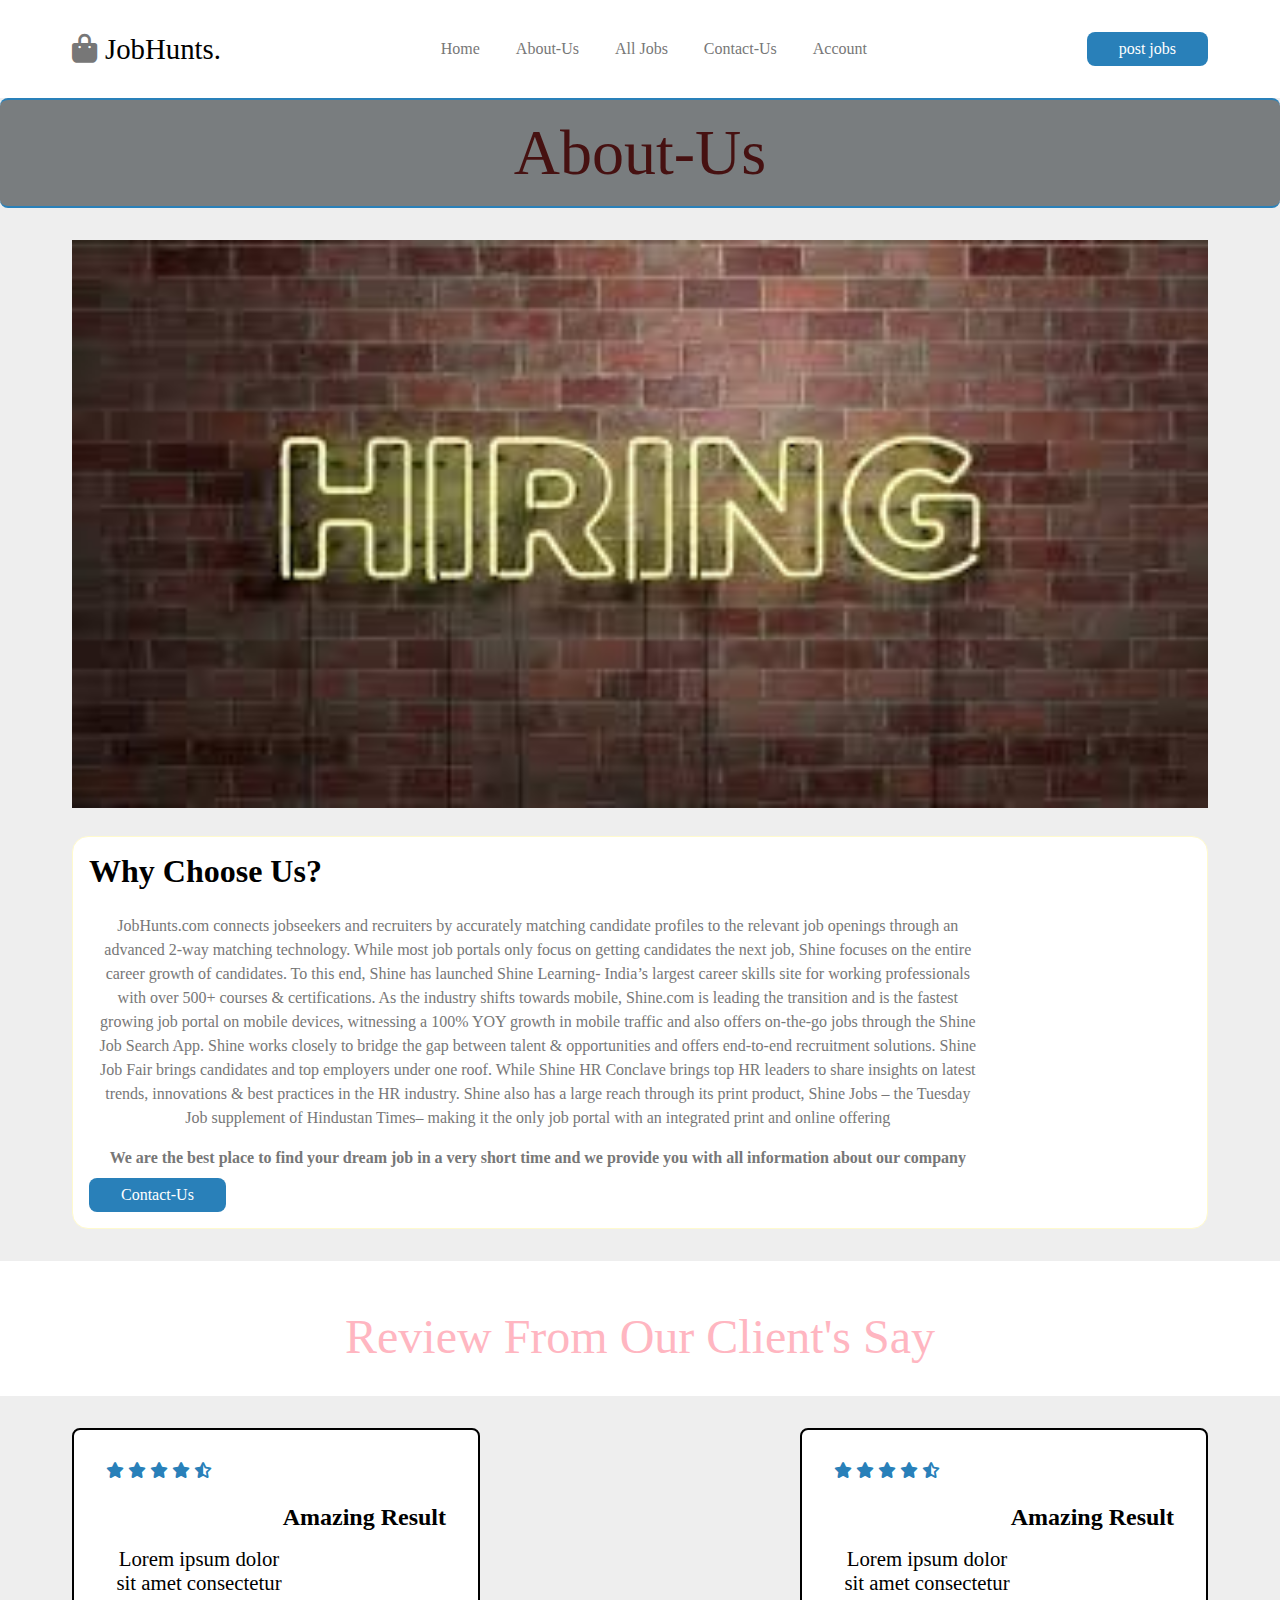
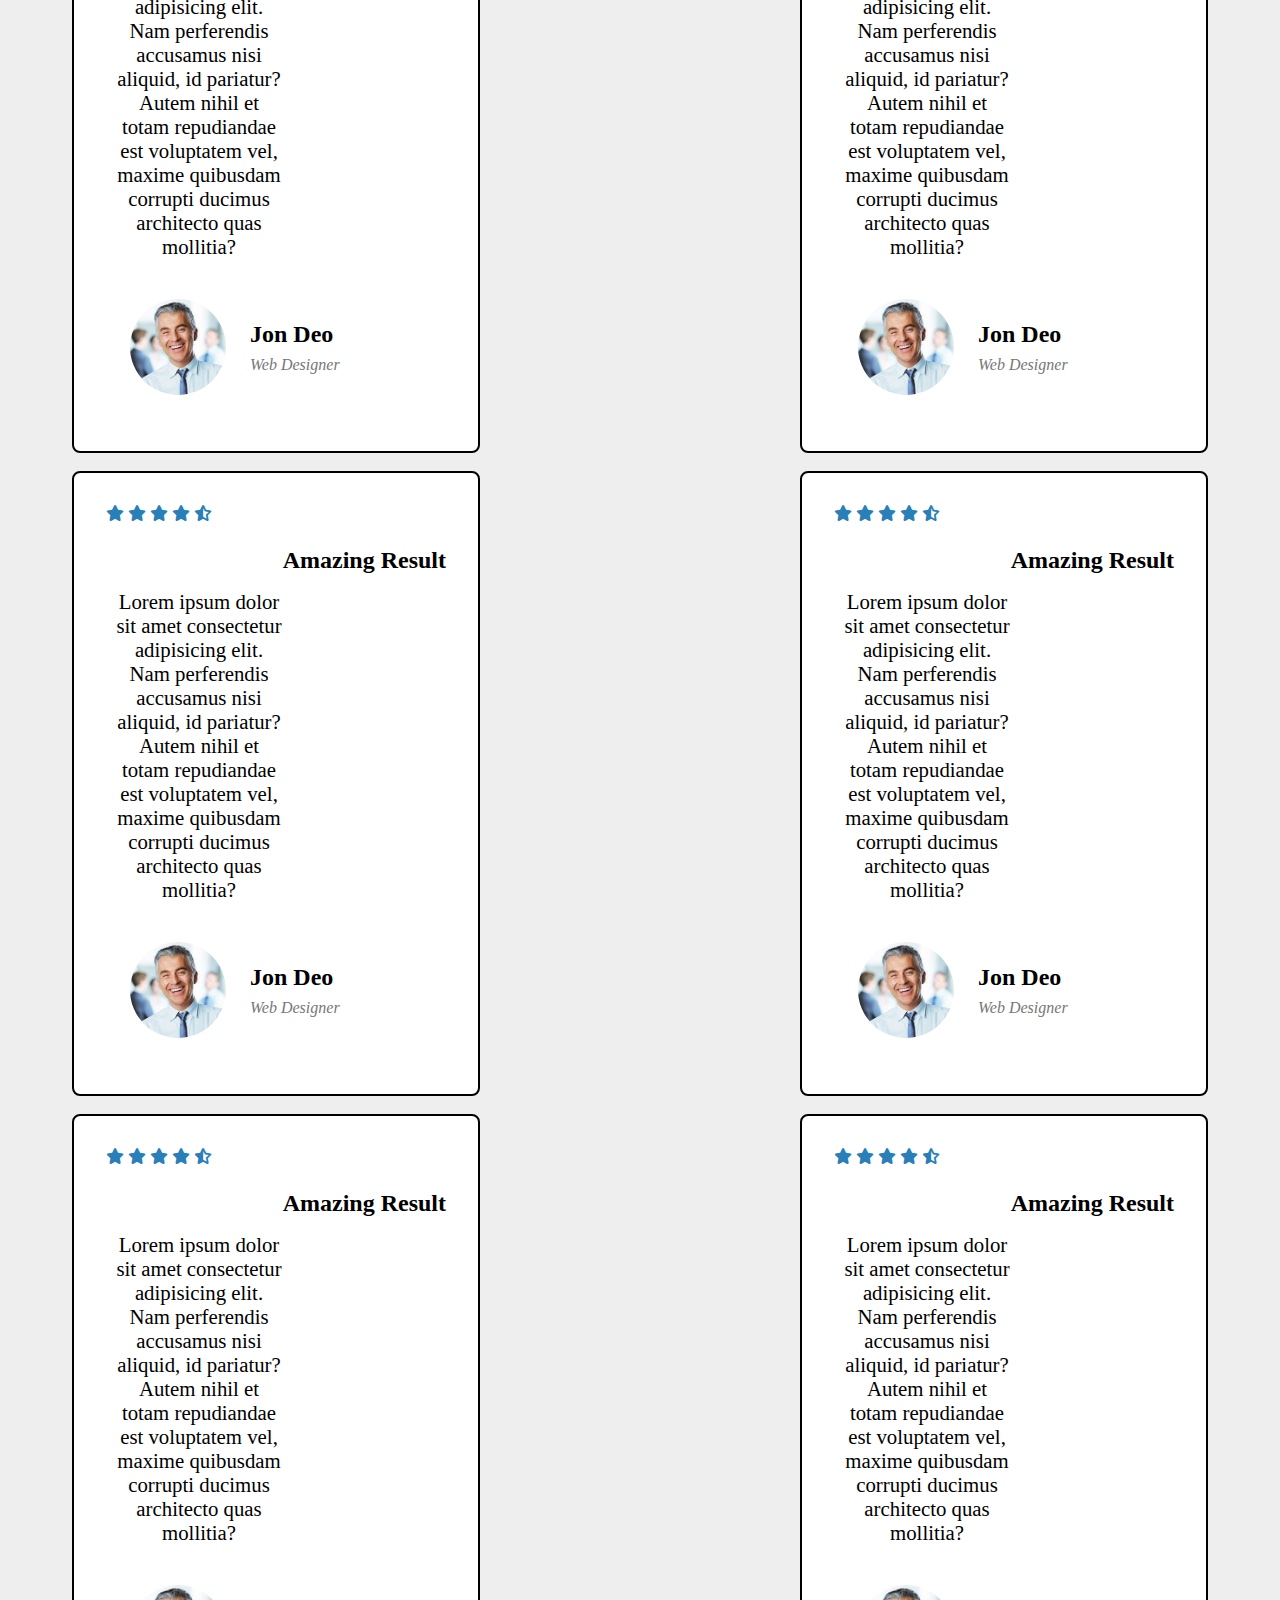
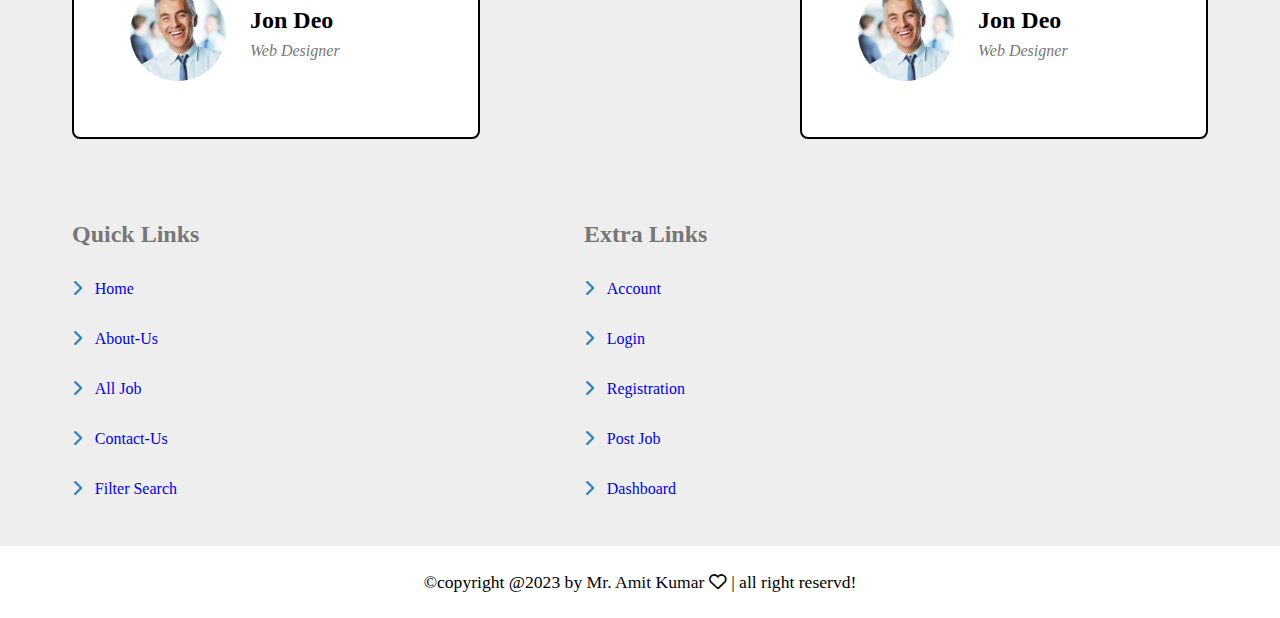
<file: Jobportal/about.html>
<!DOCTYPE html>
<html lang="en">

<head>
    <meta charset="UTF-8">
    <meta name="viewport" content="width=device-width, initial-scale=1.0">
    <title>about</title>
    <link rel="stylesheet" href="style.css">
</head>
<style>
    .box1 {
        position: absolute;
        top: 479%;
        left: 67%;
    }
</style>

<body>

    <!--Header section start-->

    <header class="header">
        <section class="flex">
            <div class="main-btn active"><i class="fas fa-bars-staggered"></i></div>
            <a href="home.html" class="logo"><i class="fa-solid fa-bag-shopping"></i>JobHunts.</a>
            <nav class="navbar">
                <a href="home.html">Home</a>
                <a href="about.html">About-Us</a>
                <a href="job.html">All Jobs</a>
                <a href="company.html">Contact-Us</a>
                <a href="login.html">Account</a>
            </nav>
            <a href="#" class="btn" style="margin-top: 0;">post jobs</a>
        </section>
    </header>
    <!--Header section ends-->






    <!--About Section Start-->

    <div class="section-tittle">About-Us</div>

    <section class="about">
        <img src="img/weAreHearing.jpg" alt="">
        <div class="box">
            <h3>Why Choose Us?</h3>
            <p><span>JobHunts.com connects jobseekers and recruiters by accurately matching candidate profiles to the
                    relevant job openings through an advanced 2-way matching technology. While most job portals only
                    focus on getting candidates the next job, Shine focuses on the entire career growth of candidates.
                    To this end, Shine has launched Shine Learning- India’s largest career skills site for working
                    professionals with over 500+ courses & certifications.

                    As the industry shifts towards mobile, Shine.com is leading the transition and is the fastest
                    growing job portal on mobile devices, witnessing a 100% YOY growth in mobile traffic and also offers
                    on-the-go jobs through the Shine Job Search App.

                    Shine works closely to bridge the gap between talent & opportunities and offers end-to-end
                    recruitment solutions. Shine Job Fair brings candidates and top employers under one roof. While
                    Shine HR Conclave brings top HR leaders to share insights on latest trends, innovations & best
                    practices in the HR industry. Shine also has a large reach through its print product, Shine Jobs –
                    the Tuesday Job supplement of Hindustan Times– making it the only job portal with an integrated
                    print and online offering </span></p>
            <p><b>We are the best place to find your dream job in a very short time and we provide you with all
                    information about our company</b></p>
            <a href="company.html" class="btn">Contact-Us</a>
        </div>
    </section>






    <!--About Section ends-->


    <!--review Section Start-->

    <div class="section-tittle2">Review From Our Client's Say</div>

    <section class="review">
        <div class="box-container">
            <div class="box3">
                <div class="box">

                    <div class="star">
                        <i class="fa-solid fa-star"></i>
                        <i class="fa-solid fa-star"></i>
                        <i class="fa-solid fa-star"></i>
                        <i class="fa-solid fa-star"></i>
                        <i class="fa-solid fa-star-half-alt"></i>
                    </div>

                    <h3 class="title">Amazing Result</h3>
                    <p>Lorem ipsum dolor sit amet consectetur adipisicing elit. Nam perferendis accusamus nisi aliquid,
                        id
                        pariatur? Autem nihil et totam repudiandae est voluptatem vel,
                        maxime quibusdam corrupti ducimus architecto quas mollitia?</p>

                    <div class="user">
                        <img src="img/jon.jpg" alt="">
                        <div>
                            <h3>Jon Deo</h3>
                            <span>Web Designer</span>
                        </div>
                    </div>



                </div><br>

                <div class="box">

                    <div class="star">
                        <i class="fa-solid fa-star"></i>
                        <i class="fa-solid fa-star"></i>
                        <i class="fa-solid fa-star"></i>
                        <i class="fa-solid fa-star"></i>
                        <i class="fa-solid fa-star-half-alt"></i>
                    </div>

                    <h3 class="title">Amazing Result</h3>
                    <p>Lorem ipsum dolor sit amet consectetur adipisicing elit. Nam perferendis accusamus nisi aliquid,
                        id
                        pariatur? Autem nihil et totam repudiandae est voluptatem vel,
                        maxime quibusdam corrupti ducimus architecto quas mollitia?</p>

                    <div class="user">
                        <img src="img/jon.jpg" alt="">
                        <div>
                            <h3>Jon Deo</h3>
                            <span>Web Designer</span>
                        </div>
                    </div>



                </div>
                <br>


                <div class="box">

                    <div class="star">
                        <i class="fa-solid fa-star"></i>
                        <i class="fa-solid fa-star"></i>
                        <i class="fa-solid fa-star"></i>
                        <i class="fa-solid fa-star"></i>
                        <i class="fa-solid fa-star-half-alt"></i>
                    </div>

                    <h3 class="title">Amazing Result</h3>
                    <p>Lorem ipsum dolor sit amet consectetur adipisicing elit. Nam perferendis accusamus nisi aliquid,
                        id
                        pariatur? Autem nihil et totam repudiandae est voluptatem vel,
                        maxime quibusdam corrupti ducimus architecto quas mollitia?</p>

                    <div class="user">
                        <img src="img/jon.jpg" alt="">
                        <div>
                            <h3>Jon Deo</h3>
                            <span>Web Designer</span>
                        </div>
                    </div>



                </div>
            </div>
            <br>

            <div class="box3">
                <div class="box">

                    <div class="star">
                        <i class="fa-solid fa-star"></i>
                        <i class="fa-solid fa-star"></i>
                        <i class="fa-solid fa-star"></i>
                        <i class="fa-solid fa-star"></i>
                        <i class="fa-solid fa-star-half-alt"></i>
                    </div>

                    <h3 class="title">Amazing Result</h3>
                    <p>Lorem ipsum dolor sit amet consectetur adipisicing elit. Nam perferendis accusamus nisi aliquid,
                        id
                        pariatur? Autem nihil et totam repudiandae est voluptatem vel,
                        maxime quibusdam corrupti ducimus architecto quas mollitia?</p>

                    <div class="user">
                        <img src="img/jon.jpg" alt="">
                        <div>
                            <h3>Jon Deo</h3>
                            <span>Web Designer</span>
                        </div>
                    </div>



                </div>
                <br>


                <div class="box">

                    <div class="star">
                        <i class="fa-solid fa-star"></i>
                        <i class="fa-solid fa-star"></i>
                        <i class="fa-solid fa-star"></i>
                        <i class="fa-solid fa-star"></i>
                        <i class="fa-solid fa-star-half-alt"></i>
                    </div>

                    <h3 class="title">Amazing Result</h3>
                    <p>Lorem ipsum dolor sit amet consectetur adipisicing elit. Nam perferendis accusamus nisi aliquid,
                        id
                        pariatur? Autem nihil et totam repudiandae est voluptatem vel,
                        maxime quibusdam corrupti ducimus architecto quas mollitia?</p>

                    <div class="user">
                        <img src="img/jon.jpg" alt="">
                        <div>
                            <h3>Jon Deo</h3>
                            <span>Web Designer</span>
                        </div>
                    </div>



                </div> <br>


                <div class="box">

                    <div class="star">
                        <i class="fa-solid fa-star"></i>
                        <i class="fa-solid fa-star"></i>
                        <i class="fa-solid fa-star"></i>
                        <i class="fa-solid fa-star"></i>
                        <i class="fa-solid fa-star-half-alt"></i>
                    </div>

                    <h3 class="title">Amazing Result</h3>
                    <p>Lorem ipsum dolor sit amet consectetur adipisicing elit. Nam perferendis accusamus nisi aliquid,
                        id
                        pariatur? Autem nihil et totam repudiandae est voluptatem vel,
                        maxime quibusdam corrupti ducimus architecto quas mollitia?</p>

                    <div class="user">
                        <img src="img/jon.jpg" alt="">
                        <div>
                            <h3>Jon Deo</h3>
                            <span>Web Designer</span>
                        </div>
                    </div>



                </div>
                <br>



            </div>



        </div>

    </section>



    <!--review Section end-->


    <!--footer section start-->
    <footer class="footer">
        <section class="gried">
            <div class="box">
                <h3>quick links</h3>
                <a href="home.html"><i class="fa-solid fa-chevron-right"></i>Home</a>
                <a href="about.html"><i class="fa-solid fa-chevron-right"></i>About-Us</a>
                <a href="job.html"><i class="fa-solid fa-chevron-right"></i>All Job</a>
                <a href="company.html"><i class="fa-solid fa-chevron-right"></i>Contact-Us</a>
                <a href="#"><i class="fa-solid fa-chevron-right"></i>Filter Search</a>

            </div>

            <div class="box">
                <h3>extra links</h3>
                <a href="#"><i class="fa-solid fa-chevron-right"></i>Account</a>
                <a href="login.html"><i class="fa-solid fa-chevron-right"></i>Login</a>
                <a href="rejistration.html"><i class="fa-solid fa-chevron-right"></i>Registration</a>
                <a href="#"><i class="fa-solid fa-chevron-right"></i>Post Job</a>
                <a href="#"><i class="fa-solid fa-chevron-right"></i>Dashboard</a>

            </div>



            <!-- <div class="box1">
                <h3>Follow Us</h3>
                <a href="#"><i class="fa-brands fa-facebook"></i>Facebook</a>
                <a href="#"><i class="fa-brands fa-instagram"></i>Instagram</a>
                <a href="#"><i class="fa-brands fa-twitter"></i>Twitter</a>
                <a href="#"><i class="fa-brands fa-linkedin"></i>Linkedin</a>
                <a href="#"><i class="fa-brands fa-youtube"></i>Youtube</a>
            </div> -->











        </section>

        <div class="copyright">
            &copy;copyright @2023 by <span>Mr. Amit Kumar <i class="fa-regular fa-heart"></i></span> | all right
            reservd!
        </div>


    </footer>

</body>

<script src="style.js"></script>

</html>
</file>
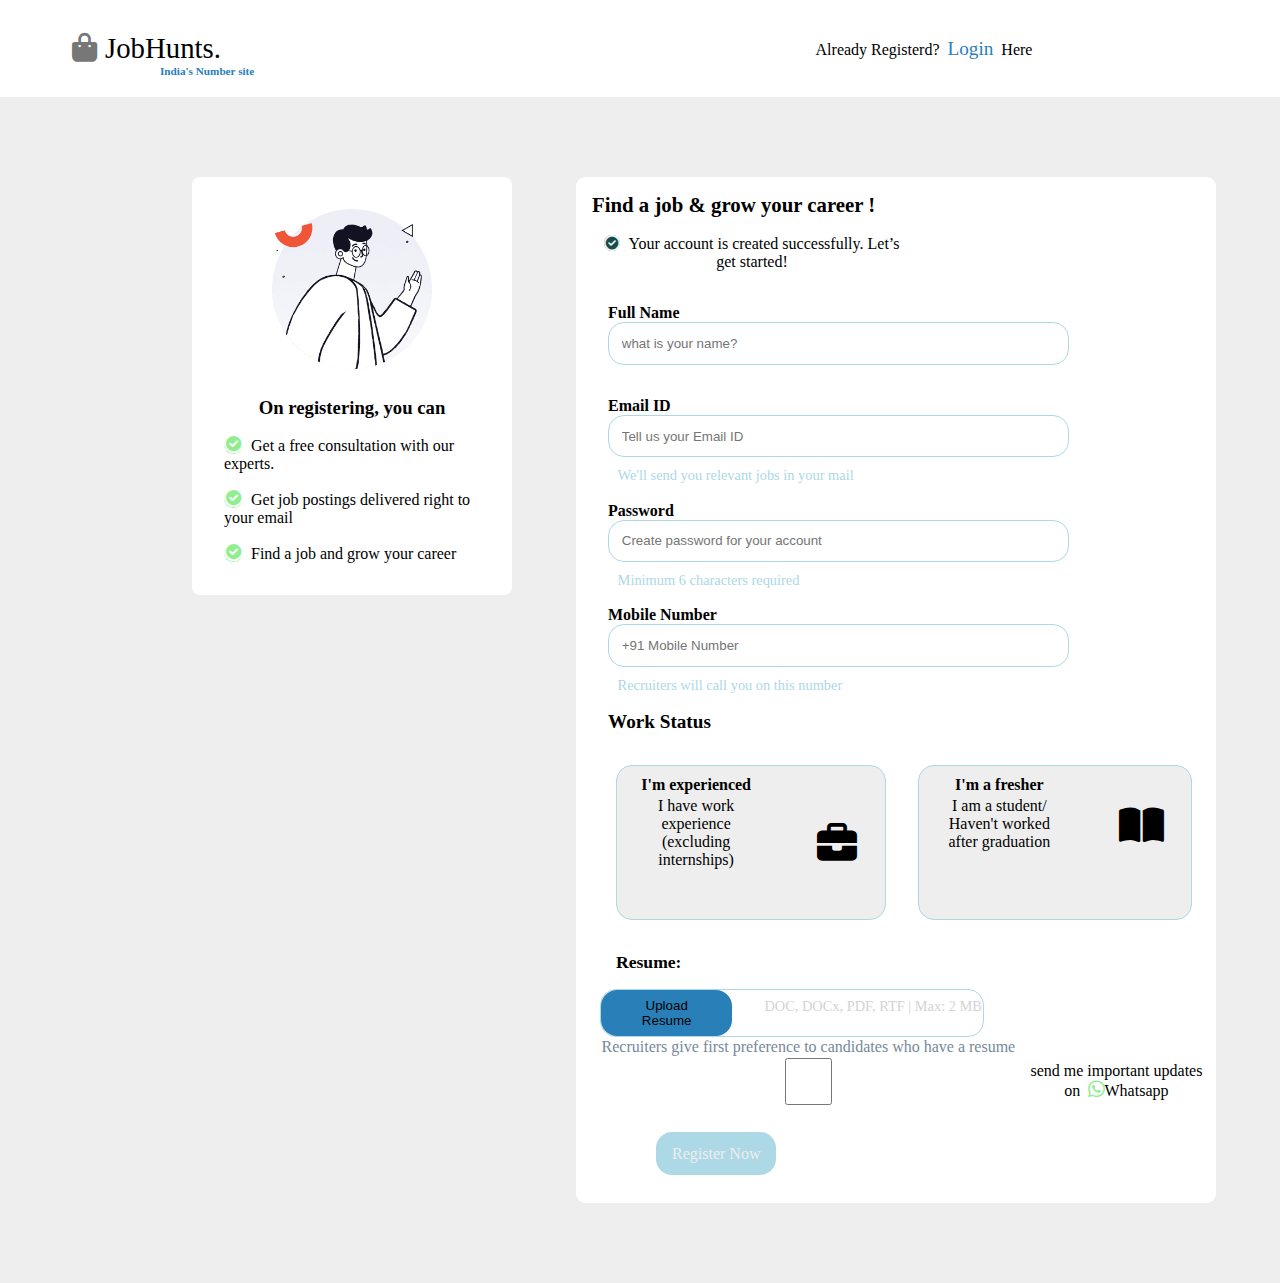
<file: Jobportal/apply.html>
<!DOCTYPE html>
<html lang="en">

<head>
    <meta charset="UTF-8">
    <meta name="viewport" content="width=device-width, initial-scale=1.0">
    <title>Document</title>
    <link rel="stylesheet" href="style.css">
</head>

<body>
<!--header section start-->
    <header class="header">
        <section class="flex">
            <div class="main-btn active"><i class="fas fa-bars-staggered"></i></div>
            <a href="home.html" class="logo"><i class="fa-solid fa-bag-shopping"></i>JobHunts. <br><span>India's Number site</span></a>
           
           
            <p>Already Registerd?<a href="login.html" class="btn5" style="margin-top: 0;">Login</a>Here</p>
        </section>
    </header>


<!--header section ends-->


<!--footer section start-->
<footer class="right-section">
    <div class="right-container">
        <div class="img-boy">
            <img src="img/white-boy.a0d2814a.png" alt="">
            
                <h3>On registering, you can</h3>
          
        </div>
       
              <ul class="list">
             <li><i class="fa-regular fa-circle-check"></i>Get a free consultation with our experts.</li>
             <li><i class="fa-regular fa-circle-check"></i>Get job postings delivered right to your email</li>
             <li><i class="fa-regular fa-circle-check"></i>Find a job and grow your career</li>
             </ul>
    </div>
    <div class="left-section">
        <div class="left">
            <h3>Find a job & grow your career !</h3>
           <div class="para">
            <p><i class="fa-regular fa-circle-check"></i>Your account is created successfully. 
                Let’s get started!</p>
            </div>
            <div class="input-section">
               <div class="headding-5">
                <h4>Full Name</h4>
                <input type="text"placeholder="what is your name?"class="input"required>
               </div>
               <div class="headding-5">
                <h4>Email ID</h4>
                <input type="email"placeholder="Tell us your Email ID"class="input"required>
               <p>We'll send you relevant jobs in your mail</p>
               </div>
               <div class="headding-5">
                <h4>Password</h4>
                <input type="password"placeholder="Create password for your account"class="input"required>
                <p>Minimum 6 characters required</p>
               </div>
                <div class="headding-5">
                    <h4>Mobile Number</h4>
                    <label for="number">
                <input type="text"placeholder="+91 Mobile Number"class="input"required name="number">
            </label>
                <p>Recruiters will call you on this number</p>
                </div>
            </div>
            <div class="work-status">
                <h4>Work Status</h4>
                <div class="box-1">
                    
                        <div class="box2">
                            <h5>I'm experienced</h5>
                            <p>I have work experience (excluding internships)</p>
                            <i class="fa-solid fa-briefcase"></i>
                    
                
                        </div>

                   <div class="box2">
                    <h5>I'm a fresher</h5>
                    
                    <p>I am a student/ Haven't worked after graduation</p>
                    <i class="fa-solid fa-book-open"></i>
                   </div>
                </div>
                
            </div>
            <div class="resume">
                <h5>Resume:</h5>
                <div class="contant">
                    <button class="uploadResume resman-btn-primary resman-btn-small" type="button">Upload Resume</button>
                   <div></div>
                   <div class="narrow-text">
                    <p>DOC, DOCx, PDF, RTF | Max: 2 MB</p>
                   </div>


                </div>
                <p>Recruiters give first preference to candidates who have a resume</p>
            </div>




            <div class="check-button">
                <input type="checkbox"class="check">
                <div></div>
                <div class="para3">
                    <span>
                        send me important updates on <i class="fa-brands fa-whatsapp"></i>Whatsapp
                    </span>
                </div>

            </div>
            <div class="button">
                <a href="#">Register Now</a>
            </div>
           </div>
          
       
    </div>
   


</footer>
<!--footer section ends-->

</body>

</html>
</file>
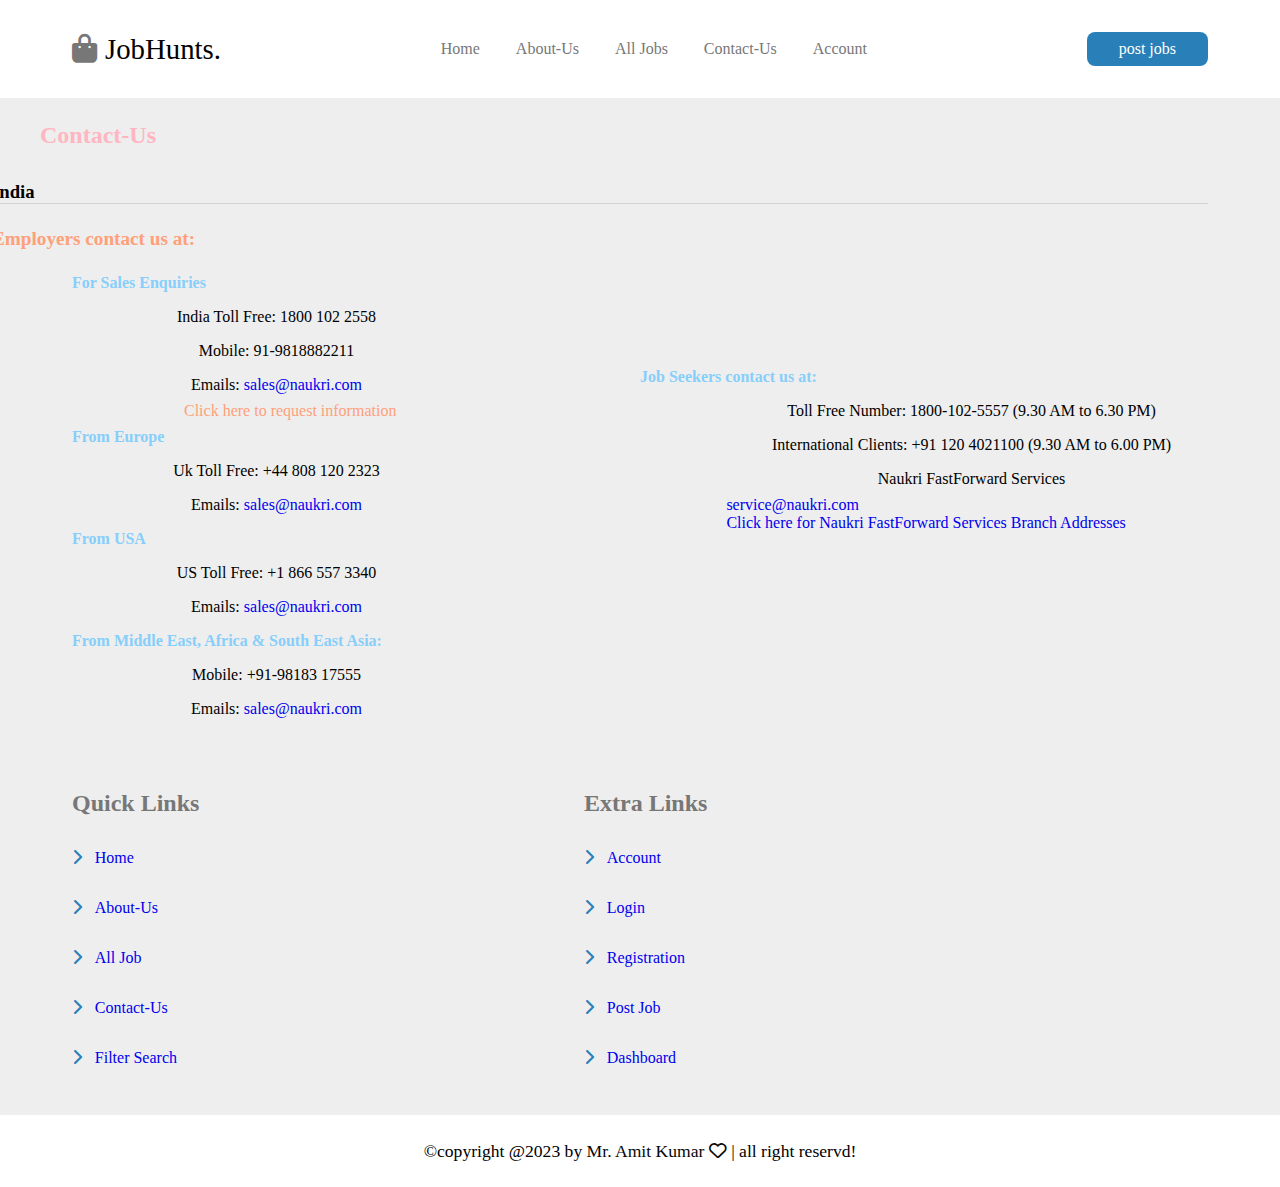
<file: Jobportal/company.html>
<!DOCTYPE html>
<html lang="en">

<head>
    <meta charset="UTF-8">
    <meta name="viewport" content="width=device-width, initial-scale=1.0">
    <title>company</title>
    <link rel="stylesheet" href="style.css">
</head>
<style>
    .box1 {
        position: absolute;
        top: 16%;
        left: 67%;
    }
</style>

<body>

    <!--Header section start-->

    <header class="header">
        <section class="flex">
            <div class="main-btn active"><i class="fas fa-bars-staggered"></i></div>
            <a href="home.html" class="logo"><i class="fa-solid fa-bag-shopping"></i>JobHunts.</a>
            <nav class="navbar">
                <a href="home.html">Home</a>
                <a href="about.html">About-Us</a>
                <a href="job.html">All Jobs</a>
                <a href="company.html">Contact-Us</a>
                <a href="login.html">Account</a>
            </nav>
            <a href="#" class="btn" style="margin-top: 0;">post jobs</a>
        </section>
    </header>
    <!--Header section ends-->


    <!--contact us start-->

<div class="main-headding">
    <h2>Contact-Us</h2>
</div>
<section class="contact">



    <div class="ineer-headding">
        <h3>India</h3>
        
    </div>


    <div class="empoly-contact">
        <h5>Employers contact us at:</h5>
        <div class="details">
            <h6>For Sales Enquiries</h6>
            <p>India Toll Free: 1800 102 2558</p>
            <p>Mobile: 91-9818882211</p>
            <p>Emails: <a href="#">sales@naukri.com</a></p>
            <a href="#" class="a">Click here to request information</a>
        </div>
        

    </div>



    <div class="empoly-contact">
        <h6>From Europe</h6>
        <div class="details">
            <p>Uk Toll Free: +44 808 120 2323</p>
           
            <p>Emails: <a href="#">sales@naukri.com</a></p>
            
        </div>
        

    </div>




    <div class="empoly-contact">
        <h6>From USA</h6>
        <div class="details">
            <p>US Toll Free: +1 866 557 3340</p>
            <p>Emails: <a href="#">sales@naukri.com</a></p>
        </div>
        

    </div>






    <div class="empoly-contact">
        <h6>From Middle East, Africa & South East Asia:</h6>
        <div class="details">
            <p>Mobile: +91-98183 17555</p>
            <p>Emails: <a href="#">sales@naukri.com</a></p>
        </div>
        

    </div>



    <div class="right">
        <h6>Job Seekers contact us at:</h6>
        <p>Toll Free Number: 1800-102-5557 (9.30 AM to 6.30 PM)</p>
        <p>International Clients: +91 120 4021100 (9.30 AM to 6.00 PM)</p>
        <p class="p">Naukri FastForward Services</p>
        <a href="#">service@naukri.com</a>
        <div>
            <a href="#">Click here for Naukri FastForward Services Branch Addresses</a>
        </div>
       
    </div>
</section>




    <!--contact us start-->
    <!--footer section start-->
    <footer class="footer">
        <section class="gried">
            <div class="box">
                <h3>quick links</h3>
                <a href="home.html"><i class="fa-solid fa-chevron-right"></i>Home</a>
                <a href="about.html"><i class="fa-solid fa-chevron-right"></i>About-Us</a>
                <a href="job.html"><i class="fa-solid fa-chevron-right"></i>All Job</a>
                <a href="company.html"><i class="fa-solid fa-chevron-right"></i>Contact-Us</a>
                <a href="#"><i class="fa-solid fa-chevron-right"></i>Filter Search</a>

            </div>

            <div class="box">
                <h3>extra links</h3>
                <a href="#"><i class="fa-solid fa-chevron-right"></i>Account</a>
                <a href="login.html"><i class="fa-solid fa-chevron-right"></i>Login</a>
                <a href="rejistration.html"><i class="fa-solid fa-chevron-right"></i>Registration</a>
                <a href="#"><i class="fa-solid fa-chevron-right"></i>Post Job</a>
                <a href="#"><i class="fa-solid fa-chevron-right"></i>Dashboard</a>

            </div>

            <!--
          <div class="box1">
                <h3>Follow Us</h3>
                <a href="#"><i class="fa-brands fa-facebook"></i>Facebook</a>
                <a href="#"><i class="fa-brands fa-instagram"></i>Instagram</a>
                <a href="#"><i class="fa-brands fa-twitter"></i>Twitter</a>
                <a href="#"><i class="fa-brands fa-linkedin"></i>Linkedin</a>
                <a href="#"><i class="fa-brands fa-youtube"></i>Youtube</a>
            </div>

        
-->





        </section>

        <div class="copyright">
            &copy;copyright @2023 by <span>Mr. Amit kumar <i class="fa-regular fa-heart"></i></span> | all right
            reservd!
        </div>


    </footer>



</body>

<script src="style.js"></script>

</html>
</file>
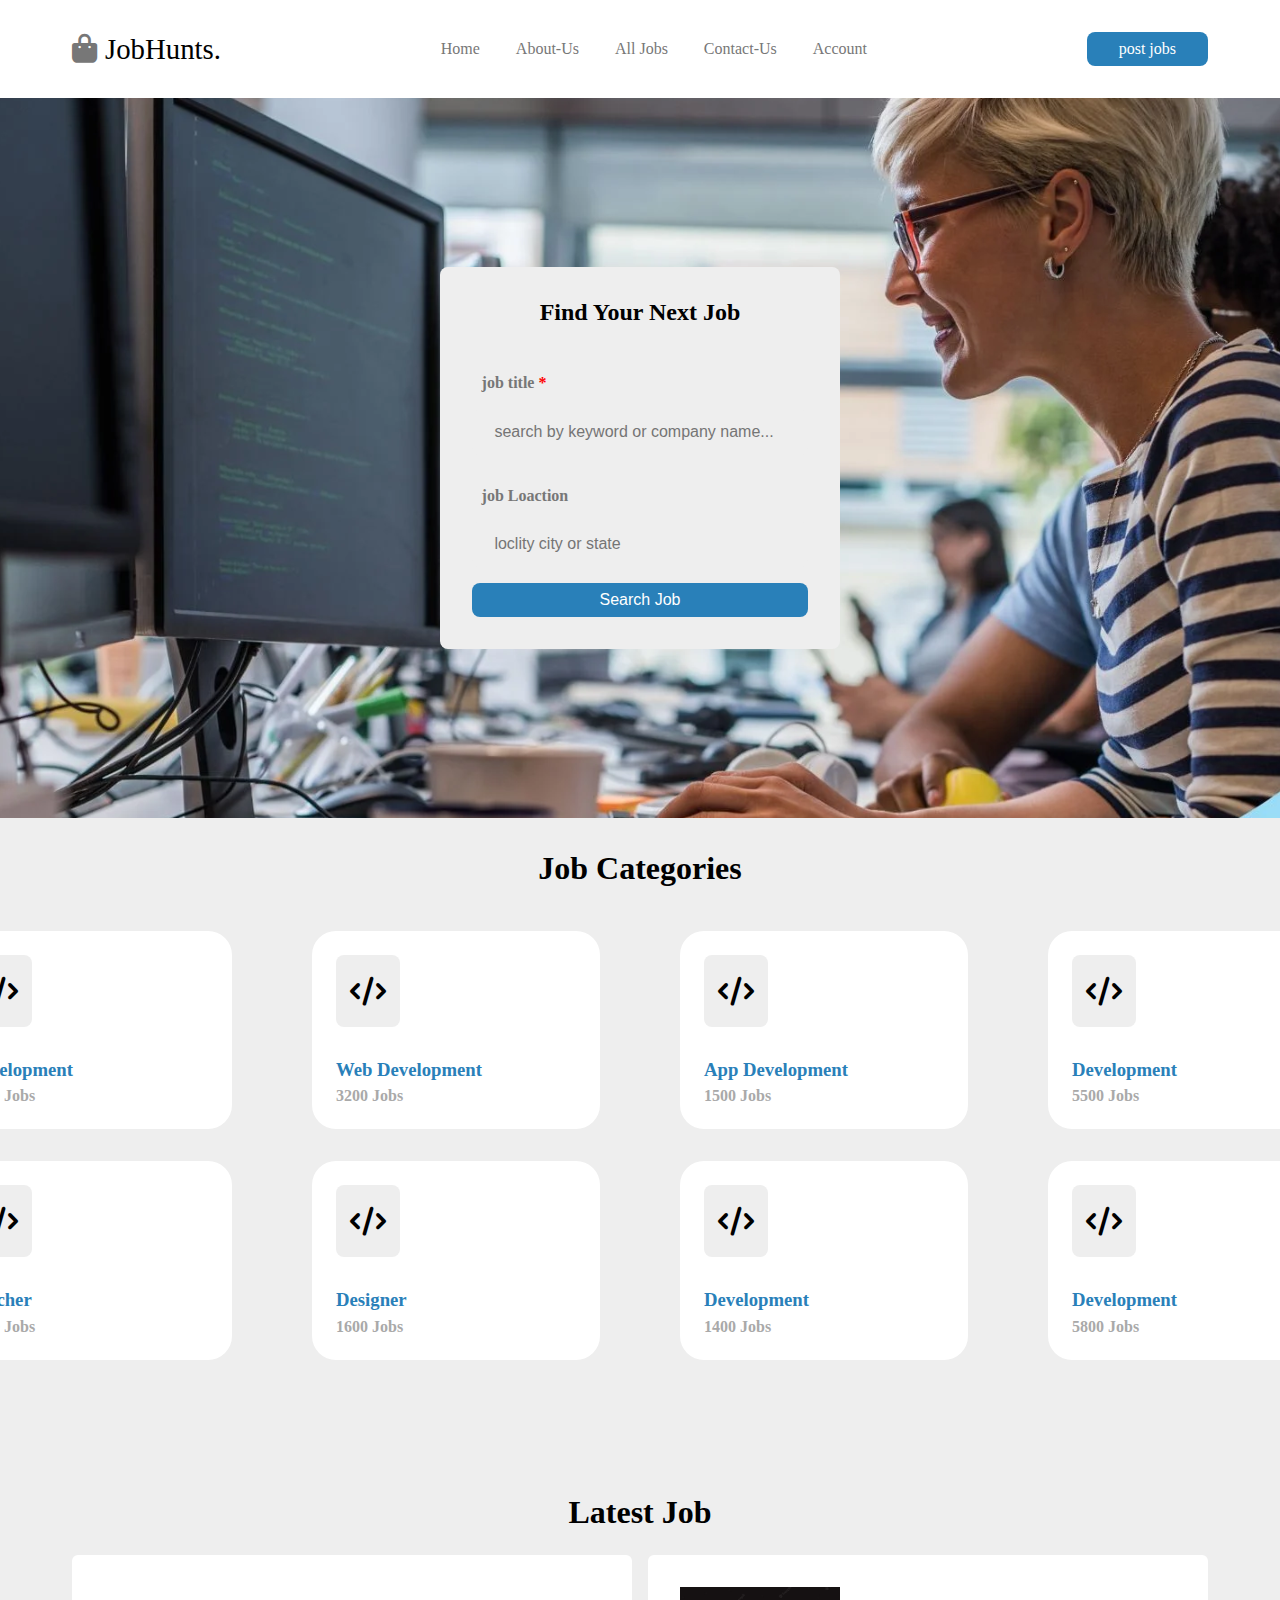
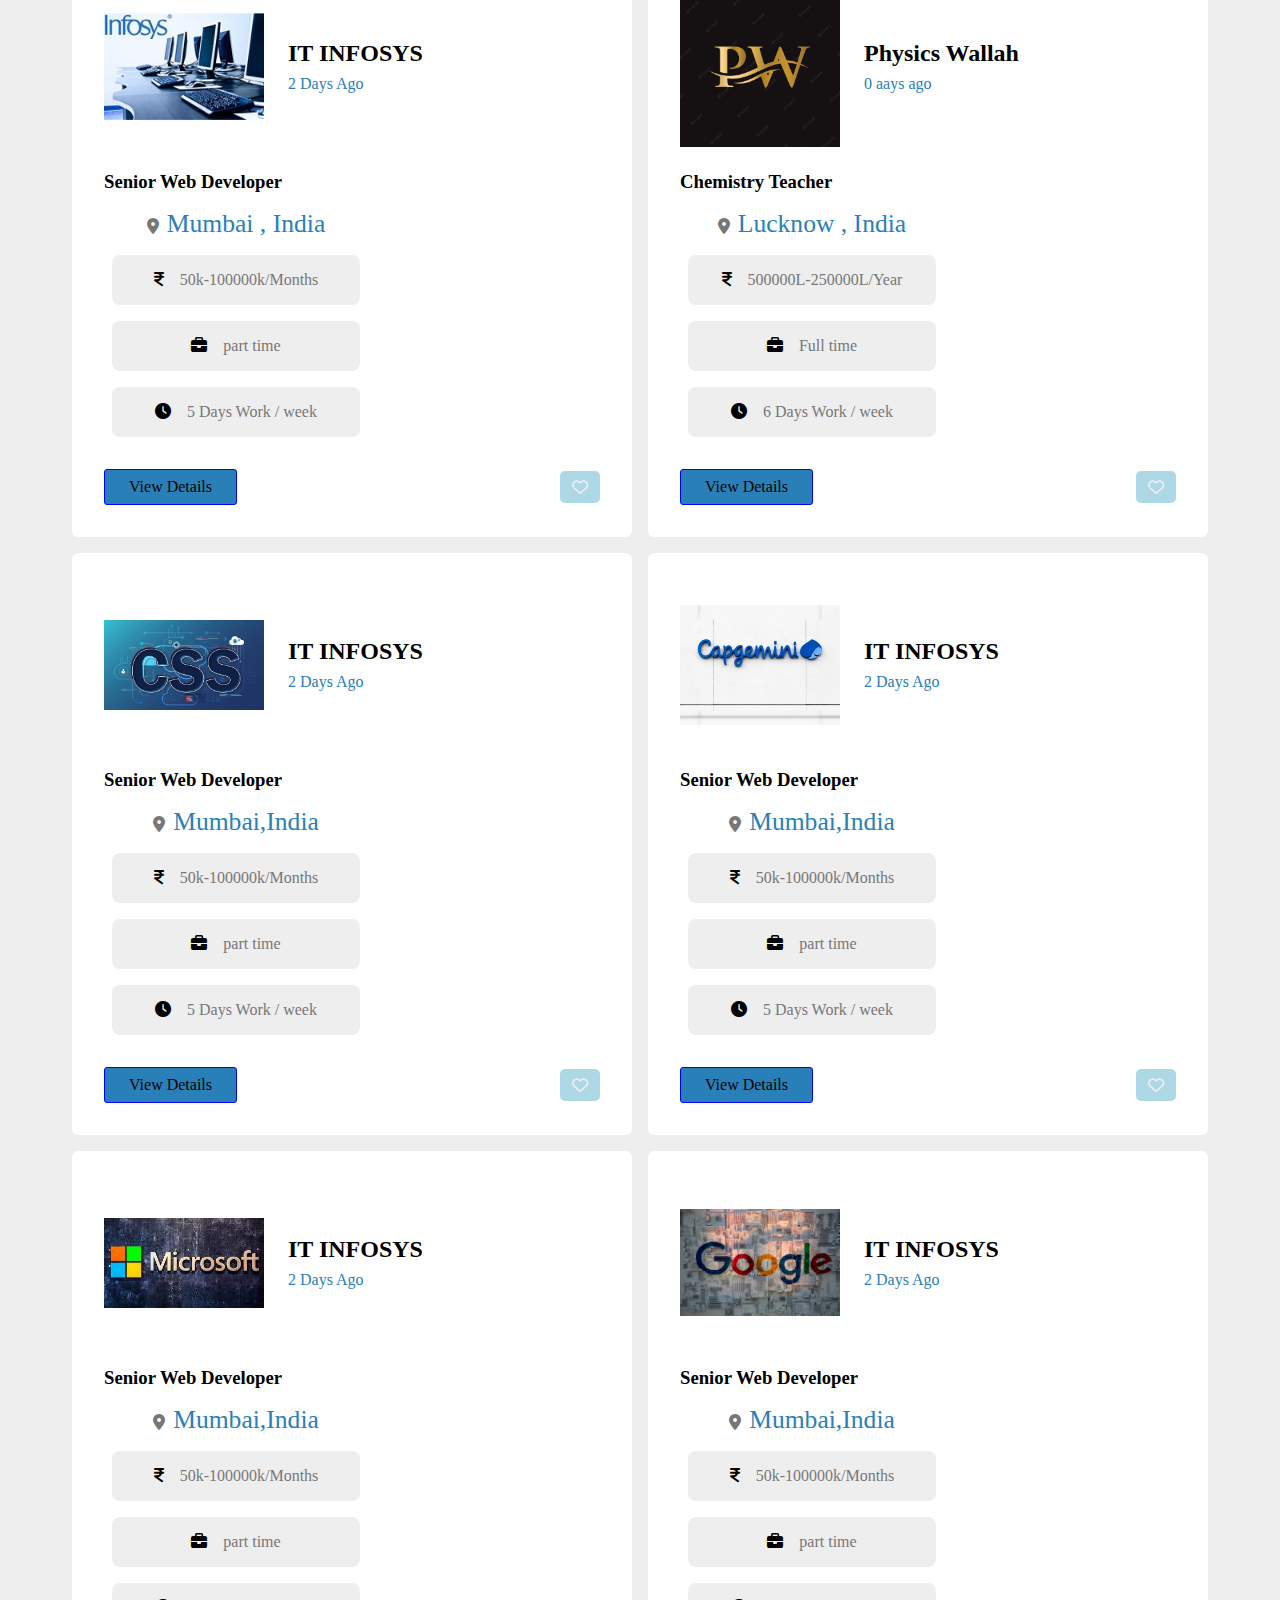
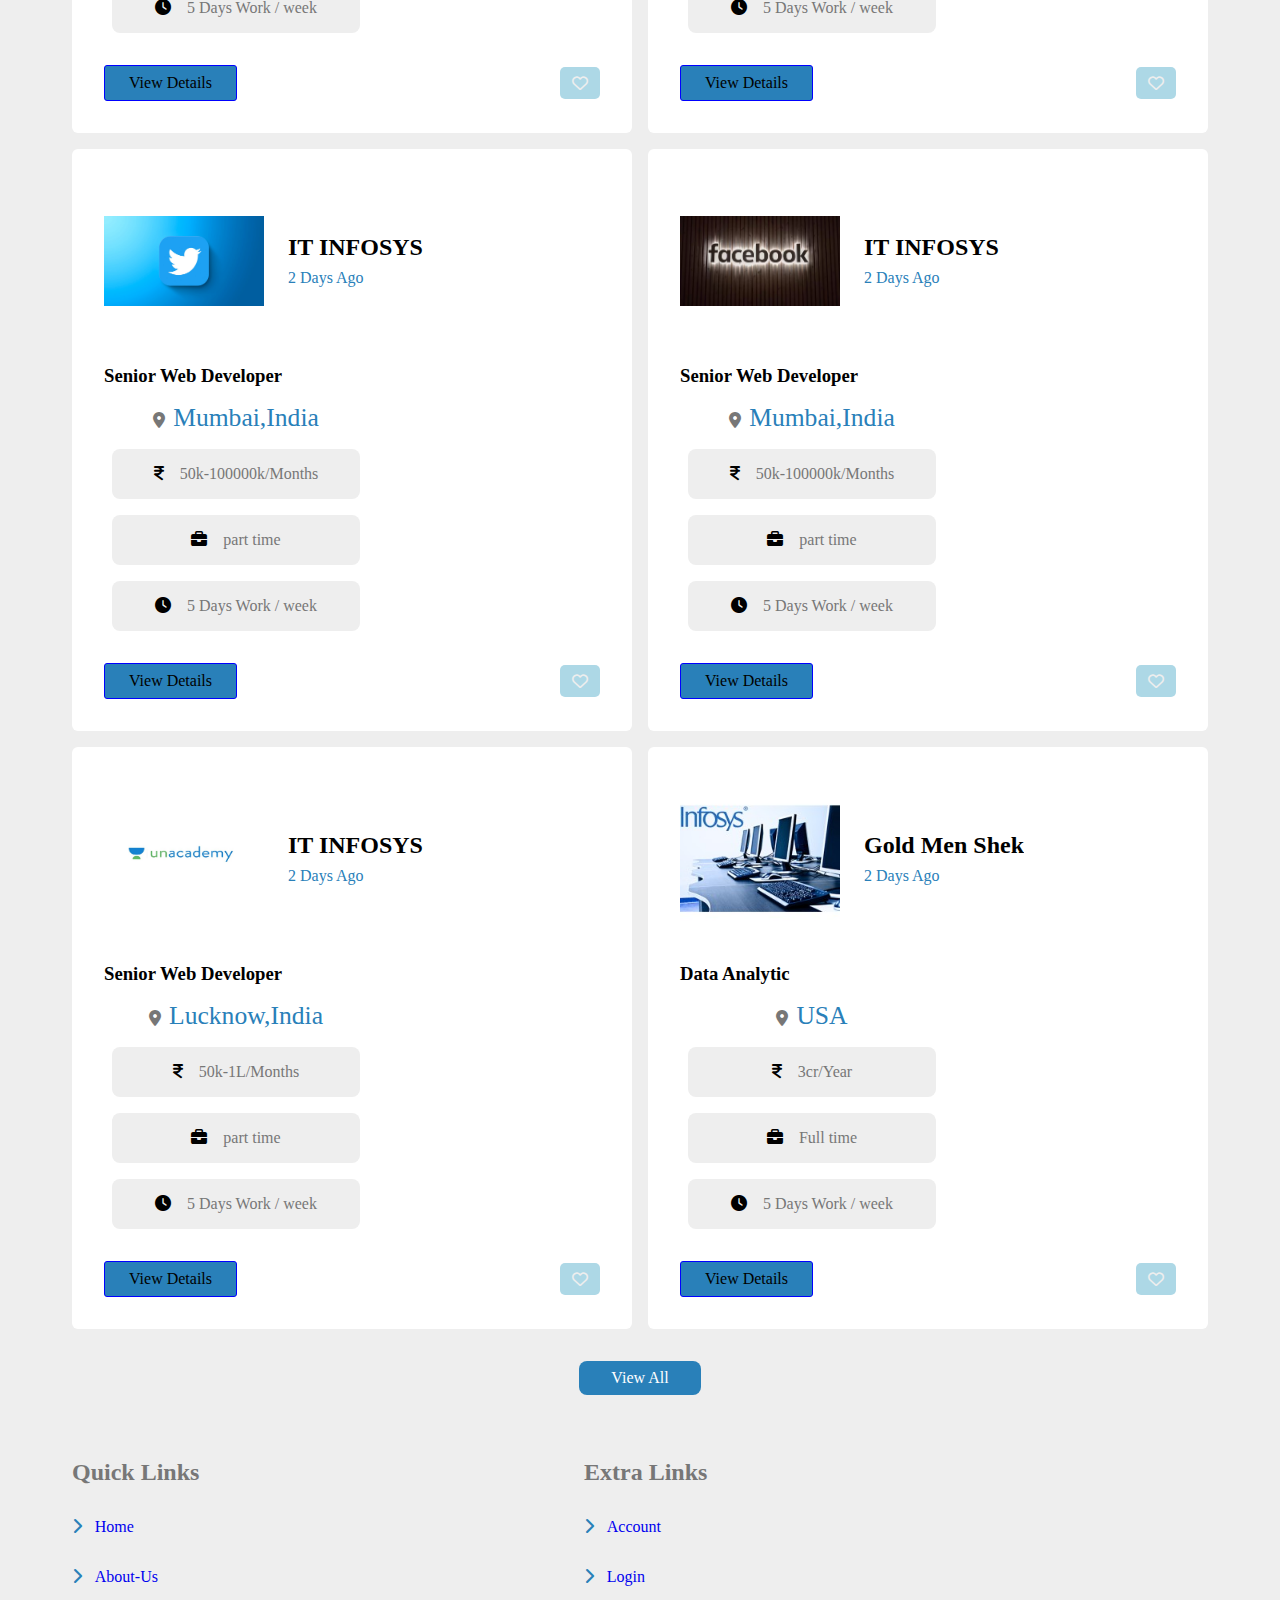
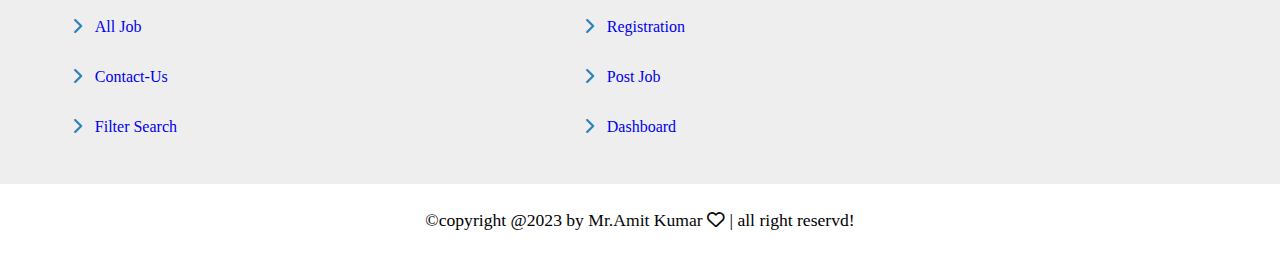
<file: Jobportal/home.html>
<!DOCTYPE html>
<html lang="en">

<head>
    <meta charset="UTF-8">
    <meta name="viewport" content="width=device-width, initial-scale=1.0">
    <title>home</title>
    <link rel="stylesheet" href="style.css">
</head>
<style>
     .box1{
        position: absolute;
        top:632% ;left :67%;
    }
</style>

<body>

    <!--Header section start-->

    <header class="header">
        <section class="flex">
            <div class="main-btn active"><i class="fas fa-bars-staggered"></i></div>
            <a href="home.html" class="logo"><i class="fa-solid fa-bag-shopping"></i>JobHunts.</a>
            <nav class="navbar">
                <a href="home.html">Home</a>
                <a href="about.html">About-Us</a>
                <a href="job.html">All Jobs</a>
                <a href="company.html">Contact-Us</a>
                <a href="login.html">Account</a>
            </nav>
            <a href="#" class="btn" style="margin-top: 0;">post jobs</a>
        </section>
    </header>
    <!--Header section ends-->


    <!--home section start-->

    <div class="home-container">
        <section class="home">
            <form action="" method="post">
                <h3>find your next job</h3>
                <p>job title <span>*</span></p>
                <input type="text"name="title" placeholder="search by keyword or company name..." required maxlength="20"class="input"> 
                <p>job Loaction</p>
              <input type="text"name="loaction" placeholder="loclity city or state" required maxlength="50"class="input"> 
              <input type="submit" value="Search Job"name="search" class="btn">
            </form>
        </section>
    </div>


    <!--home section end-->

    <!--categroy section start-->

    <section class="categry">
        <h1 class="headding">Job Categories</h1>
        <div class="box-container">
            <div class="hello">
            <a href="#" class="box2">
                <i class="fas fa-code"></i>
                <div>
                    <h3>Development</h3>
                    <span>2200 Jobs</span>
                </div>
            </a>
            
            
            
                <a href="#" class="box2">
                    <i class="fas fa-code"></i>
                    <div>
                        <h3>Teacher</h3>
                        <span>1200 Jobs</span>
                    </div>
                </a>
                <br>
                </div>
                <div class="hello">
                    <a href="#" class="box2">
                        <i class="fas fa-code"></i>
                        <div>
                            <h3>Web Development</h3>
                            <span>3200 Jobs</span>
                        </div>
                    </a>
                    
                    
                        <a href="#" class="box2">
                            <i class="fas fa-code"></i>
                            <div>
                                <h3>Designer</h3>
                                <span>1600 Jobs</span>
                            </div>
                        </a>
                        </div>
                        <div class="hello">
                            <a href="#" class="box2">
                                <i class="fas fa-code"></i>
                                <div>
                                    <h3>App Development</h3>
                                    <span>1500 Jobs</span>
                                </div>
                            </a>
                            
                            
                                <a href="#" class="box2">
                                    <i class="fas fa-code"></i>
                                    <div>
                                        <h3>Development</h3>
                                        <span>1400 Jobs</span>
                                    </div>
                                </a>
                                </div>
                                


                                <div class="hello">
                                    <a href="#" class="box2">
                                        <i class="fas fa-code"></i>
                                        <div>
                                            <h3>Development</h3>
                                            <span>5500 Jobs</span>
                                        </div>
                                    </a>
                                    
                                    
                                    
                                        <a href="#" class="box2">
                                            <i class="fas fa-code"></i>
                                            <div>
                                                <h3>Development</h3>
                                                <span>5800 Jobs</span>
                                            </div>
                                        </a>
                                        </div>
           
        </div>
    </section>

    <!--Job section Start-->



    <!--Job section end-->


    <section class="job-container">
        <h1 class="headding">Latest Job</h1>
        <div class="box-container">
            <div class="box">
                <div class="company">
                    <img src="img/infos.jpg" alt="">
                    <div>
                    <h3>IT INFOSYS</h3> 
                    <span>2 Days Ago</span>   
                    </div>
                   
                </div>
                <h3 class="job-title">Senior Web Developer</h3>
            <p class="loactio"><i class="fa-solid fa-location-dot"></i>Mumbai , India</p>
            <div class="tag">
                <p><i class="fa-solid fa-indian-rupee-sign"></i>50k-100000k/Months</p>
               <p><i class="fa-solid fa-briefcase"></i><span>part time</span></p>
               <p><i class="fa-solid fa-clock"></i><span>5 Days Work / week</span></p>
            </div>
            <div class="flex-btn">
                <a href="view_job.html"class="btn">View Details</a>
                <button type="submit"class="fa-regular fa-heart"name="save"></button>
               </div>
            </div>


            <div class="box">
                <div class="company">
                    <img src="img/html.webp" alt="">
                    <div>
                    <h3>Physics Wallah</h3> 
                    <span>0 aays ago</span>   
                    </div>
                   
                </div>
                <h3 class="job-title">Chemistry Teacher</h3>
            <p class="loactio"><i class="fa-solid fa-location-dot"></i>Lucknow , India</p>
            <div class="tag">
                <p><i class="fa-solid fa-indian-rupee-sign"></i>500000L-250000L/Year</p>
               <p><i class="fa-solid fa-briefcase"></i><span>Full time</span></p>
               <p><i class="fa-solid fa-clock"></i><span>6 Days Work / week</span></p>
            </div>
            <div class="flex-btn">
                <a href="view_job.html"class="btn">View Details</a>
                <button type="submit"class="fa-regular fa-heart"name="save"></button>
               </div>
            </div>



            <div class="box">
                <div class="company">
                    <img src="img/css.jpg" alt="">
                    <div>
                    <h3>IT INFOSYS</h3> 
                    <span>2 Days Ago</span>   
                    </div>
                   
                </div>
                <h3 class="job-title">Senior Web Developer</h3>
            <p class="loactio"><i class="fa-solid fa-location-dot"></i>Mumbai,India</p>
            <div class="tag">
                <p><i class="fa-solid fa-indian-rupee-sign"></i>50k-100000k/Months</p>
               <p><i class="fa-solid fa-briefcase"></i><span>part time</span></p>
               <p><i class="fa-solid fa-clock"></i><span>5 Days Work / week</span></p>
            </div>
            <div class="flex-btn">
                <a href="view_job.html"class="btn">View Details</a>
                <button type="submit"class="fa-regular fa-heart"name="save"></button>
               </div>
            </div>



            <div class="box">
                <div class="company">
                    <img src="img/cabjeminai.avif" alt="">
                    <div>
                    <h3>IT INFOSYS</h3> 
                    <span>2 Days Ago</span>   
                    </div>
                   
                </div>
                <h3 class="job-title">Senior Web Developer</h3>
            <p class="loactio"><i class="fa-solid fa-location-dot"></i>Mumbai,India</p>
            <div class="tag">
                <p><i class="fa-solid fa-indian-rupee-sign"></i>50k-100000k/Months</p>
               <p><i class="fa-solid fa-briefcase"></i><span>part time</span></p>
               <p><i class="fa-solid fa-clock"></i><span>5 Days Work / week</span></p>
            </div>
            <div class="flex-btn">
                <a href="view_job.html"class="btn">View Details</a>
                <button type="submit"class="fa-regular fa-heart"name="save"></button>
               </div>
            </div>




            <div class="box">
                <div class="company">
                    <img src="img/micrsoft.jpg" alt="">
                    <div>
                    <h3>IT INFOSYS</h3> 
                    <span>2 Days Ago</span>   
                    </div>
                   
                </div>
                <h3 class="job-title">Senior Web Developer</h3>
            <p class="loactio"><i class="fa-solid fa-location-dot"></i>Mumbai,India</p>
            <div class="tag">
                <p><i class="fa-solid fa-indian-rupee-sign"></i>50k-100000k/Months</p>
               <p><i class="fa-solid fa-briefcase"></i><span>part time</span></p>
               <p><i class="fa-solid fa-clock"></i><span>5 Days Work / week</span></p>
            </div>
            <div class="flex-btn">
                <a href="view_job.html"class="btn">View Details</a>
                <button type="submit"class="fa-regular fa-heart"name="save"></button>
               </div>
            </div>




            <div class="box">
                <div class="company">
                    <img src="img/google.jpg" alt="">
                    <div>
                    <h3>IT INFOSYS</h3> 
                    <span>2 Days Ago</span>   
                    </div>
                   
                </div>
                <h3 class="job-title">Senior Web Developer</h3>
            <p class="loactio"><i class="fa-solid fa-location-dot"></i>Mumbai,India</p>
            <div class="tag">
                <p><i class="fa-solid fa-indian-rupee-sign"></i>50k-100000k/Months</p>
               <p><i class="fa-solid fa-briefcase"></i><span>part time</span></p>
               <p><i class="fa-solid fa-clock"></i><span>5 Days Work / week</span></p>
            </div>
            <div class="flex-btn">
                <a href="view_job.html"class="btn">View Details</a>
                <button type="submit"class="fa-regular fa-heart"name="save"></button>
               </div>
            </div>



            <div class="box">
                <div class="company">
                    <img src="img/twitter.jpg" alt="">
                    <div>
                    <h3>IT INFOSYS</h3> 
                    <span>2 Days Ago</span>   
                    </div>
                   
                </div>
                <h3 class="job-title">Senior Web Developer</h3>
            <p class="loactio"><i class="fa-solid fa-location-dot"></i>Mumbai,India</p>
            <div class="tag">
                <p><i class="fa-solid fa-indian-rupee-sign"></i>50k-100000k/Months</p>
               <p><i class="fa-solid fa-briefcase"></i><span>part time</span></p>
               <p><i class="fa-solid fa-clock"></i><span>5 Days Work / week</span></p>
            </div>
            <div class="flex-btn">
                <a href="view_job.html"class="btn">View Details</a>
                <button type="submit"class="fa-regular fa-heart"name="save"></button>
               </div>
            </div>




            <div class="box">
                <div class="company">
                    <img src="img/facbook.avif" alt="">
                    <div>
                    <h3>IT INFOSYS</h3> 
                    <span>2 Days Ago</span>   
                    </div>
                   
                </div>
                <h3 class="job-title">Senior Web Developer</h3>
            <p class="loactio"><i class="fa-solid fa-location-dot"></i>Mumbai,India</p>
            <div class="tag">
                <p><i class="fa-solid fa-indian-rupee-sign"></i>50k-100000k/Months</p>
               <p><i class="fa-solid fa-briefcase"></i><span>part time</span></p>
               <p><i class="fa-solid fa-clock"></i><span>5 Days Work / week</span></p>
            </div>
            <div class="flex-btn">
                <a href="view_job.html"class="btn">View Details</a>
                <button type="submit"class="fa-regular fa-heart"name="save"></button>
               </div>
            </div>


            <div class="box">
                <div class="company">
                    <img src="img/unac.jpg" alt="">
                    <div>
                    <h3>IT INFOSYS</h3> 
                    <span>2 Days Ago</span>   
                    </div>
                   
                </div>
                <h3 class="job-title">Senior Web Developer</h3>
            <p class="loactio"><i class="fa-solid fa-location-dot"></i>Lucknow,India</p>
            <div class="tag">
                <p><i class="fa-solid fa-indian-rupee-sign"></i>50k-1L/Months</p>
               <p><i class="fa-solid fa-briefcase"></i><span>part time</span></p>
               <p><i class="fa-solid fa-clock"></i><span>5 Days Work / week</span></p>
            </div>
            <div class="flex-btn">
                <a href="view_job.html"class="btn">View Details</a>
                <button type="submit"class="fa-regular fa-heart"name="save"></button>
               </div>

              
            </div>

            <div class="box">
                <div class="company">
                    <img src="img/infos.jpg" alt="">
                    <div>
                    <h3>Gold Men Shek</h3> 
                    <span>2 Days Ago</span>   
                    </div>
                   
                </div>
                <h3 class="job-title">Data Analytic</h3>
            <p class="loactio"><i class="fa-solid fa-location-dot"></i>USA</p>
            <div class="tag">
                <p><i class="fa-solid fa-indian-rupee-sign"></i>3cr/Year</p>
               <p><i class="fa-solid fa-briefcase"></i><span>Full time</span></p>
               <p><i class="fa-solid fa-clock"></i><span>5 Days Work / week</span></p>
            </div>
            <div class="flex-btn">
                <a href="view_job.html"class="btn">View Details</a>
                <button type="submit"class="fa-regular fa-heart"name="save"></button>
               </div>
            </div>
            
           
        </div>

        <div style="text-align: center;margin-top: 2rem;">
            <a href="job.html" class="btn">View All</a>
        </div>
    </section>

    <!--footer section start-->
    <footer class="footer">
        <section class="gried">
            <div class="box">
                <h3>quick links</h3>
                <a href="home.html"><i class="fa-solid fa-chevron-right"></i>Home</a>
                <a href="about.html"><i class="fa-solid fa-chevron-right"></i>About-Us</a>
                <a href="job.html"><i class="fa-solid fa-chevron-right"></i>All Job</a>
                <a href="company.html"><i class="fa-solid fa-chevron-right"></i>Contact-Us</a>
                <a href="#"><i class="fa-solid fa-chevron-right"></i>Filter Search</a>

            </div>

            <div class="box">
                <h3>extra links</h3>
                <a href="#"><i class="fa-solid fa-chevron-right"></i>Account</a>
                <a href="login.html"><i class="fa-solid fa-chevron-right"></i>Login</a>
                <a href="rejistration.html"><i class="fa-solid fa-chevron-right"></i>Registration</a>
                <a href="#"><i class="fa-solid fa-chevron-right"></i>Post Job</a>
                <a href="#"><i class="fa-solid fa-chevron-right"></i>Dashboard</a>

            </div>

          <!-- <div class="box1">
                <h3>Follow Us</h3>
                <a href="#"><i class="fa-brands fa-facebook"></i>Facebook</a>
                <a href="#"><i class="fa-brands fa-instagram"></i>Instagram</a>
                <a href="#"><i class="fa-brands fa-twitter"></i>Twitter</a>
                <a href="#"><i class="fa-brands fa-linkedin"></i>Linkedin</a>
                <a href="#"><i class="fa-brands fa-youtube"></i>Youtube</a>
            </div> -->

        



        </section>

        <div class="copyright">
            &copy;copyright @2023 by <span>Mr.Amit Kumar <i class="fa-regular fa-heart"></i></span> | all right reservd!
        </div>


    </footer>

</body>

<script src="style.js"></script>

</html>
</file>
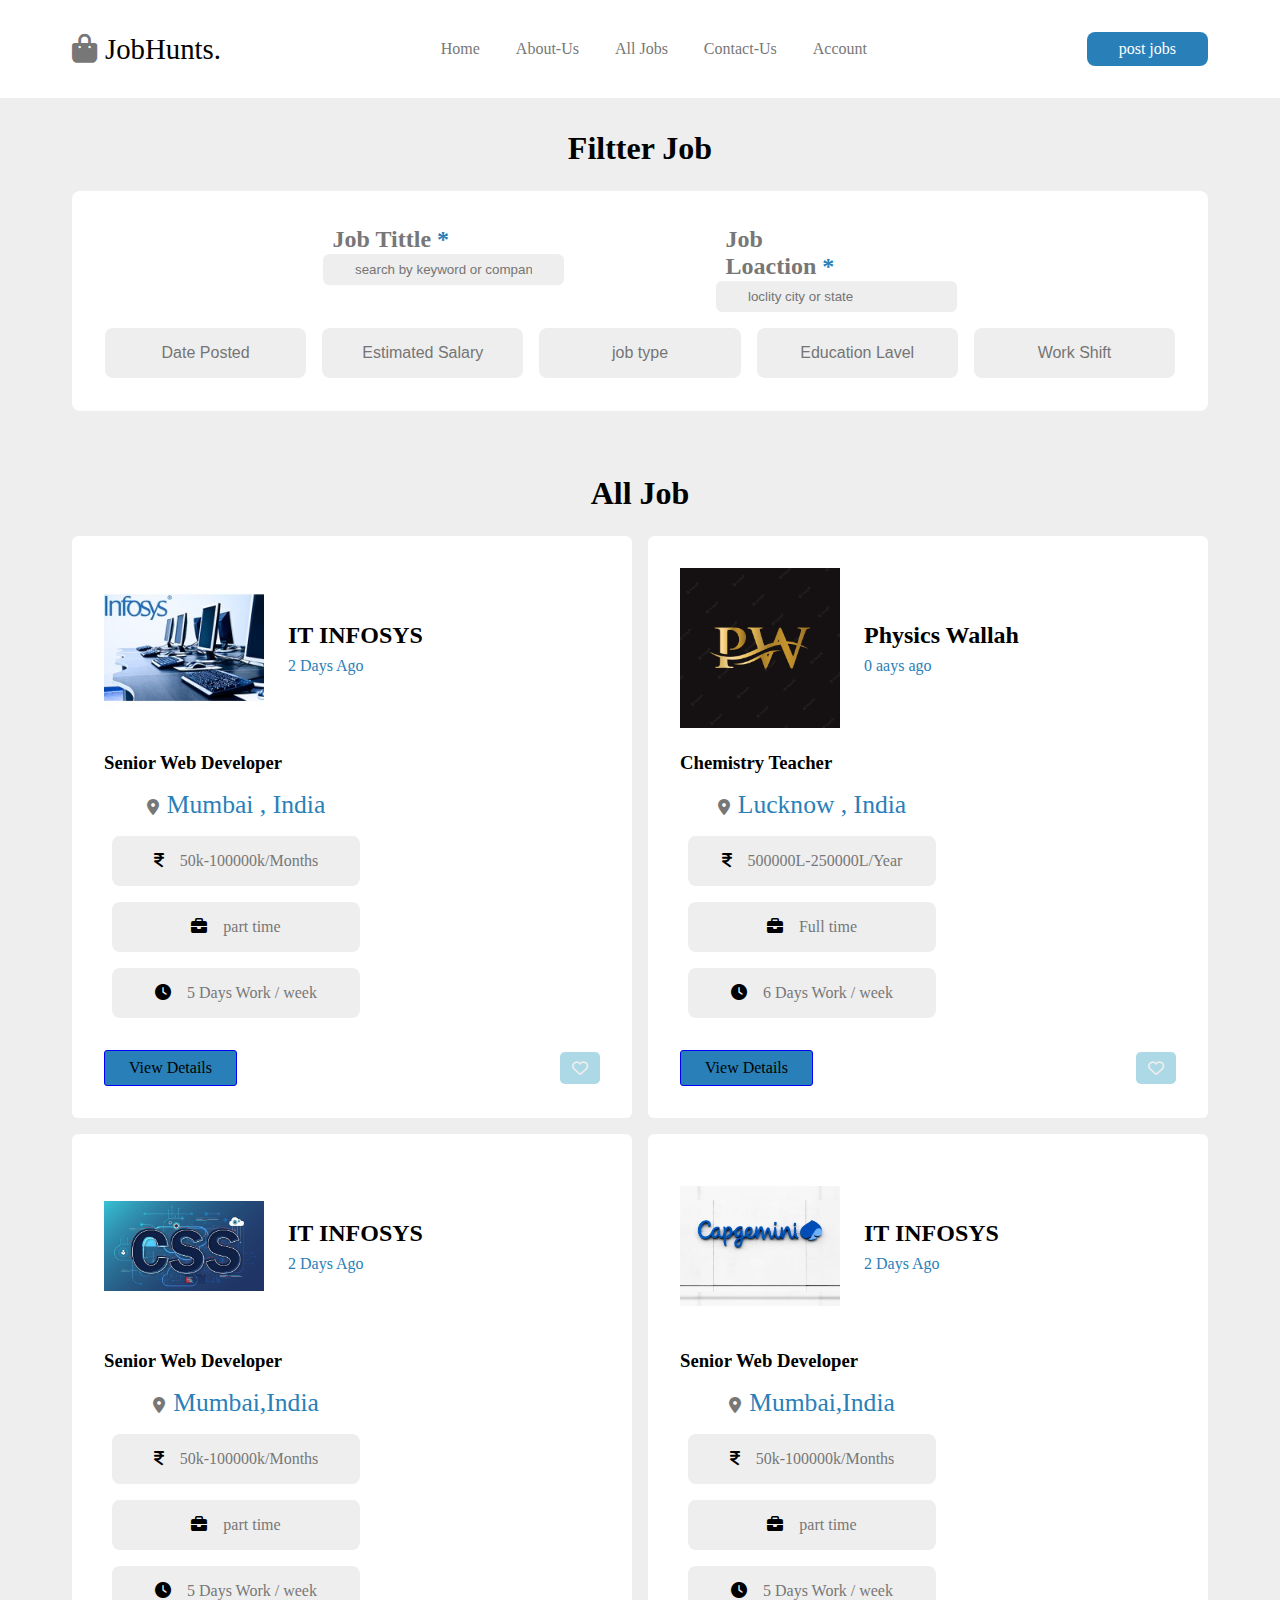
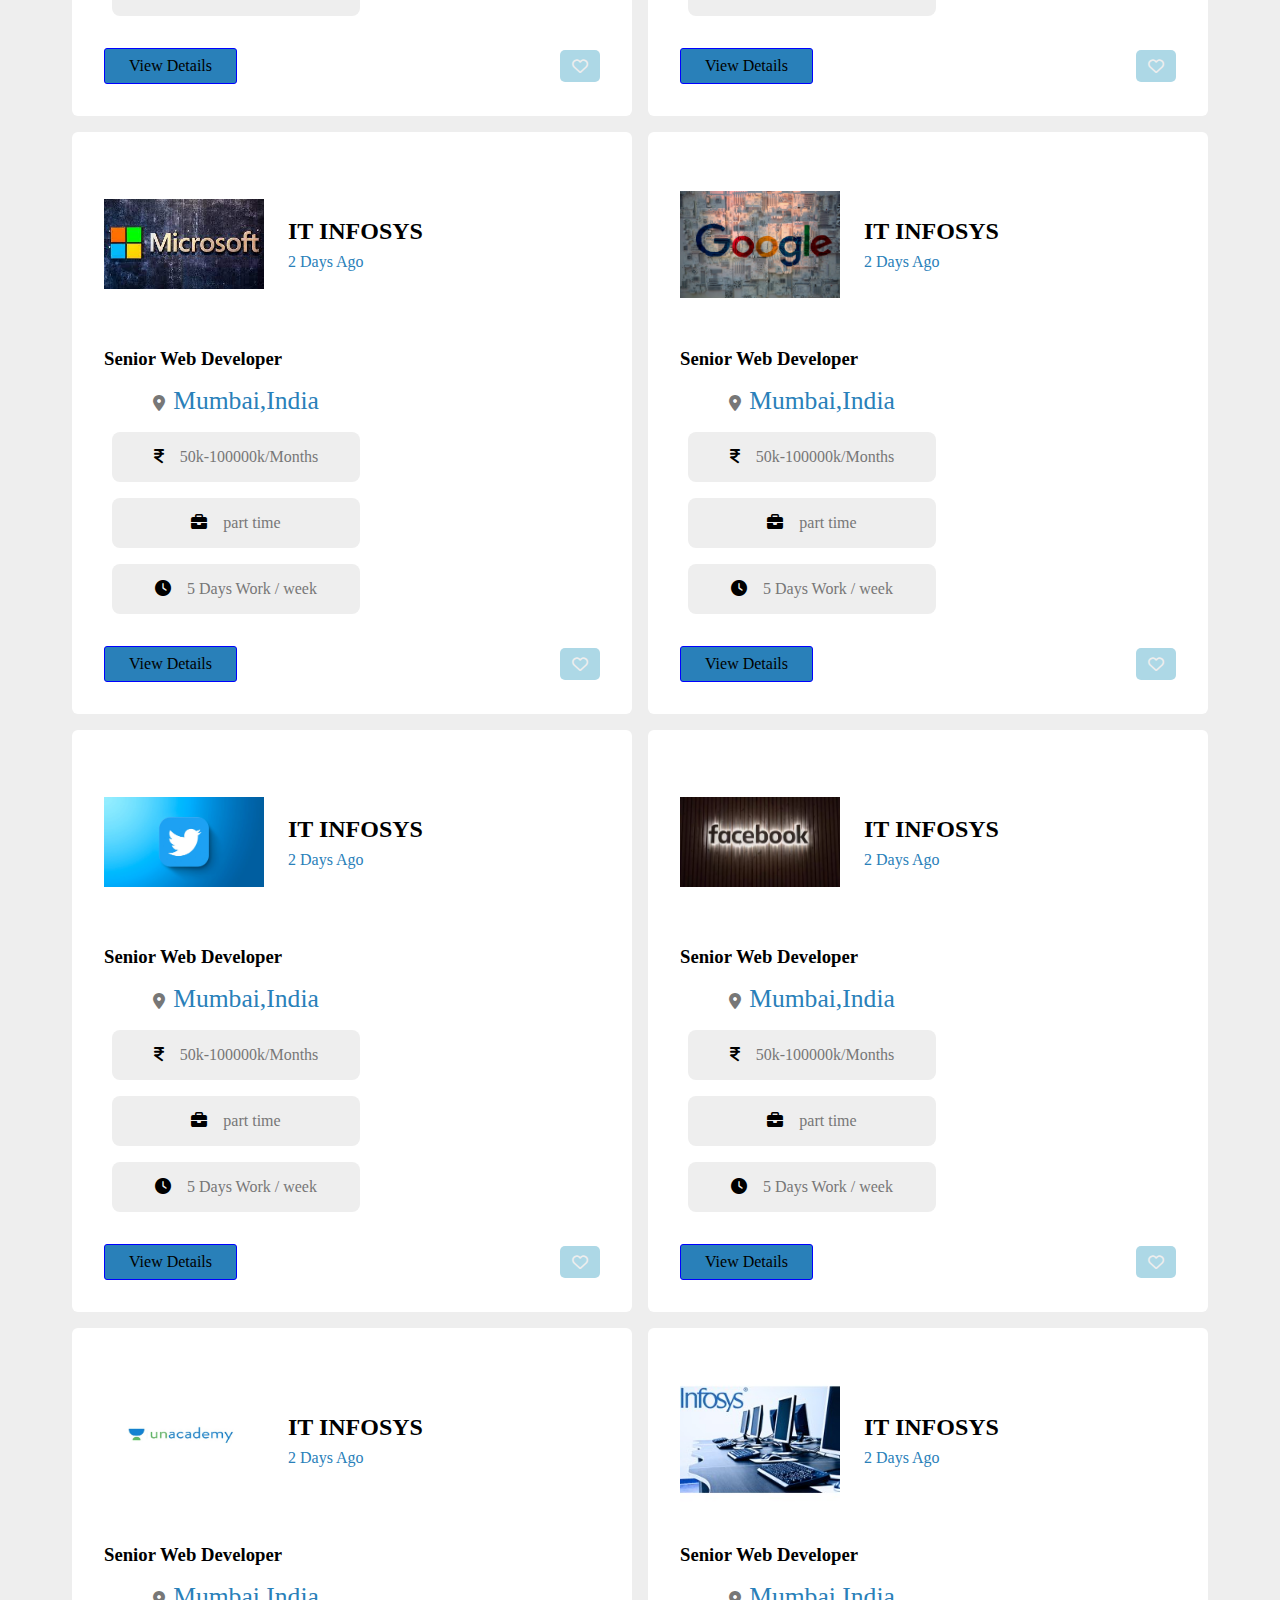
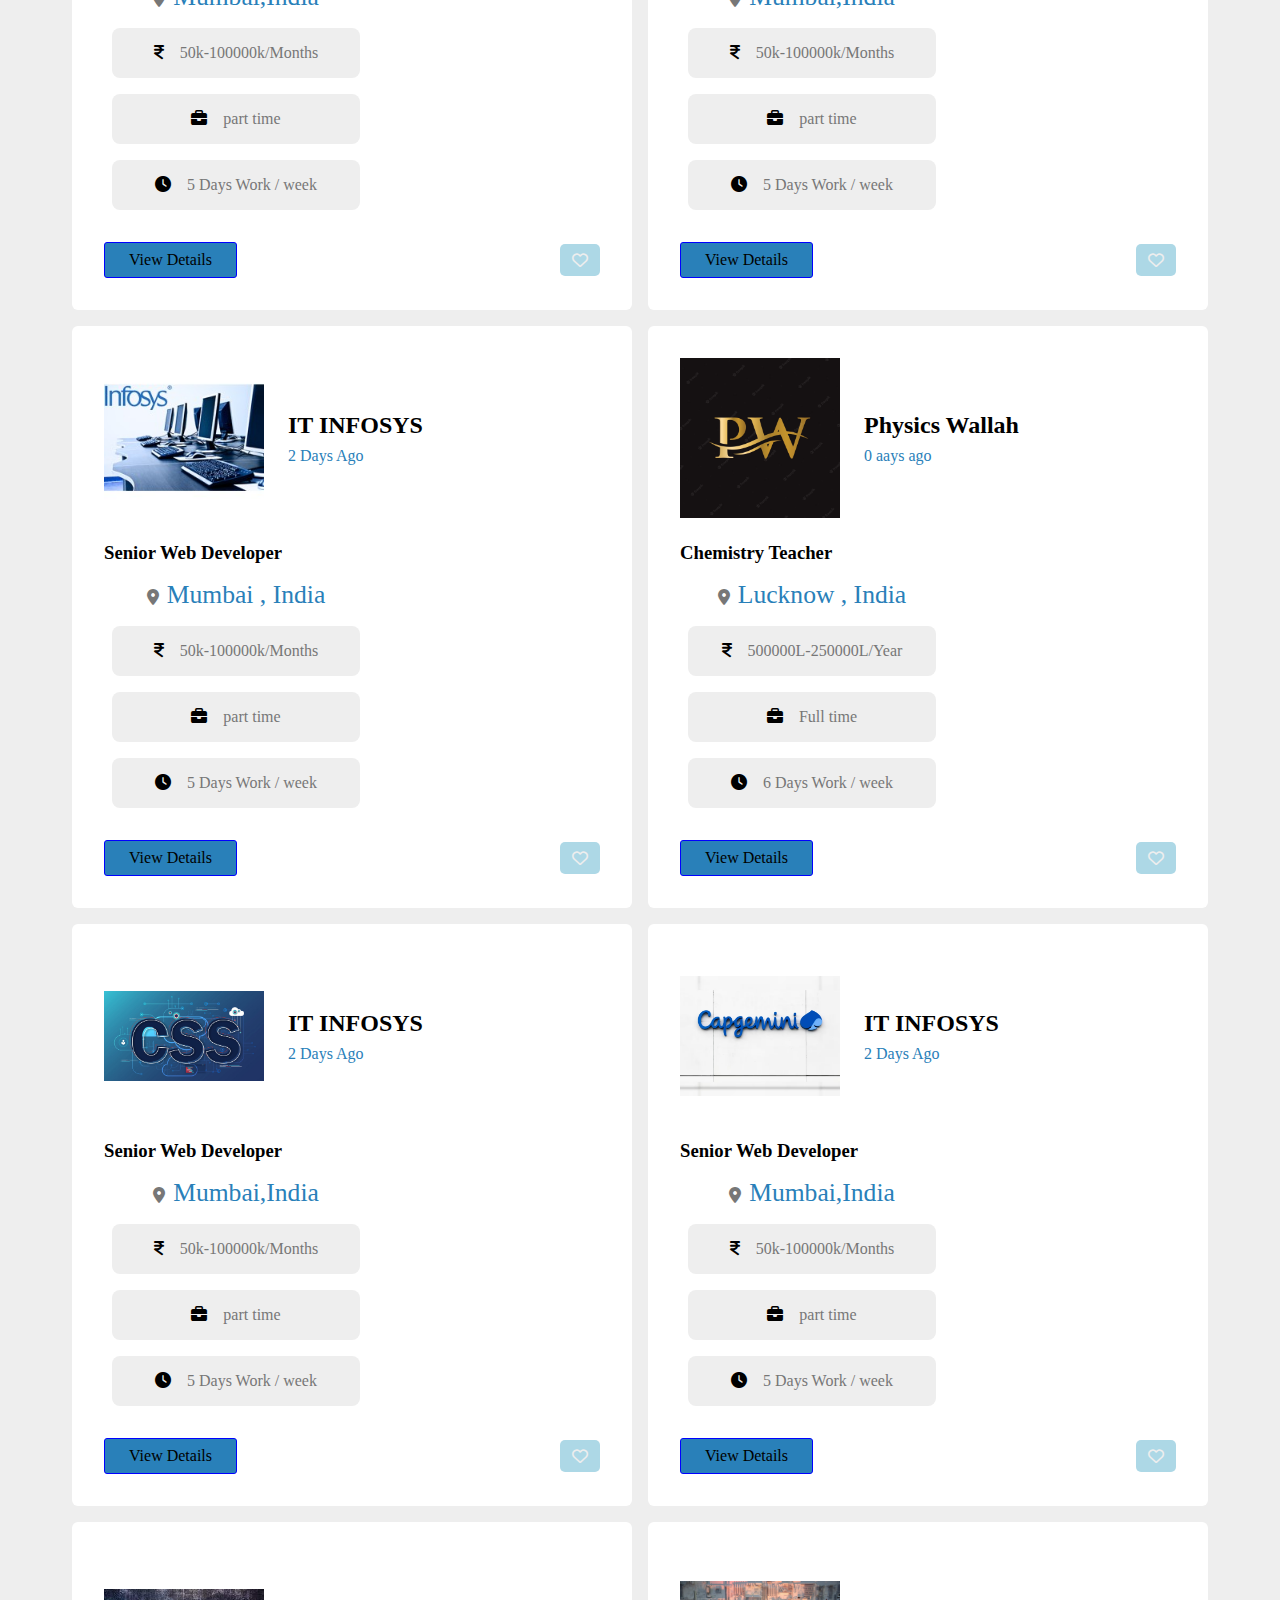
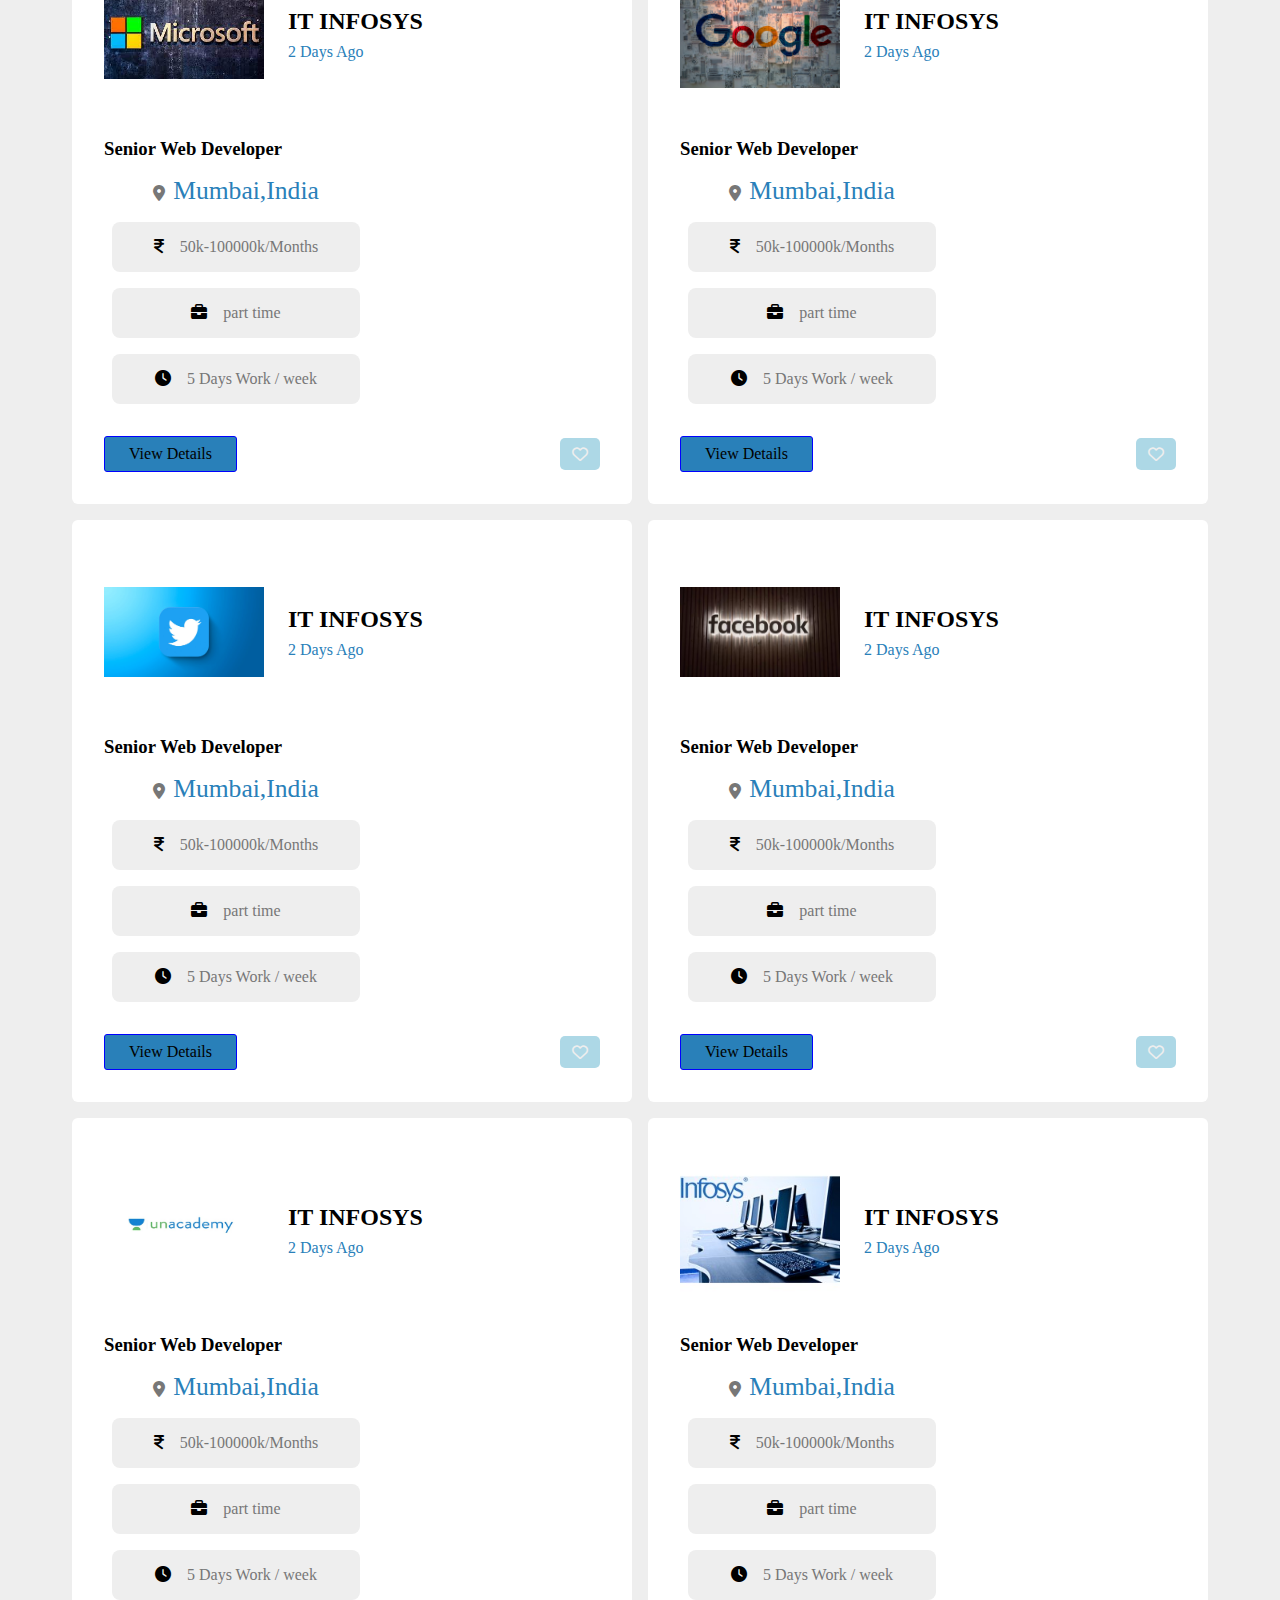
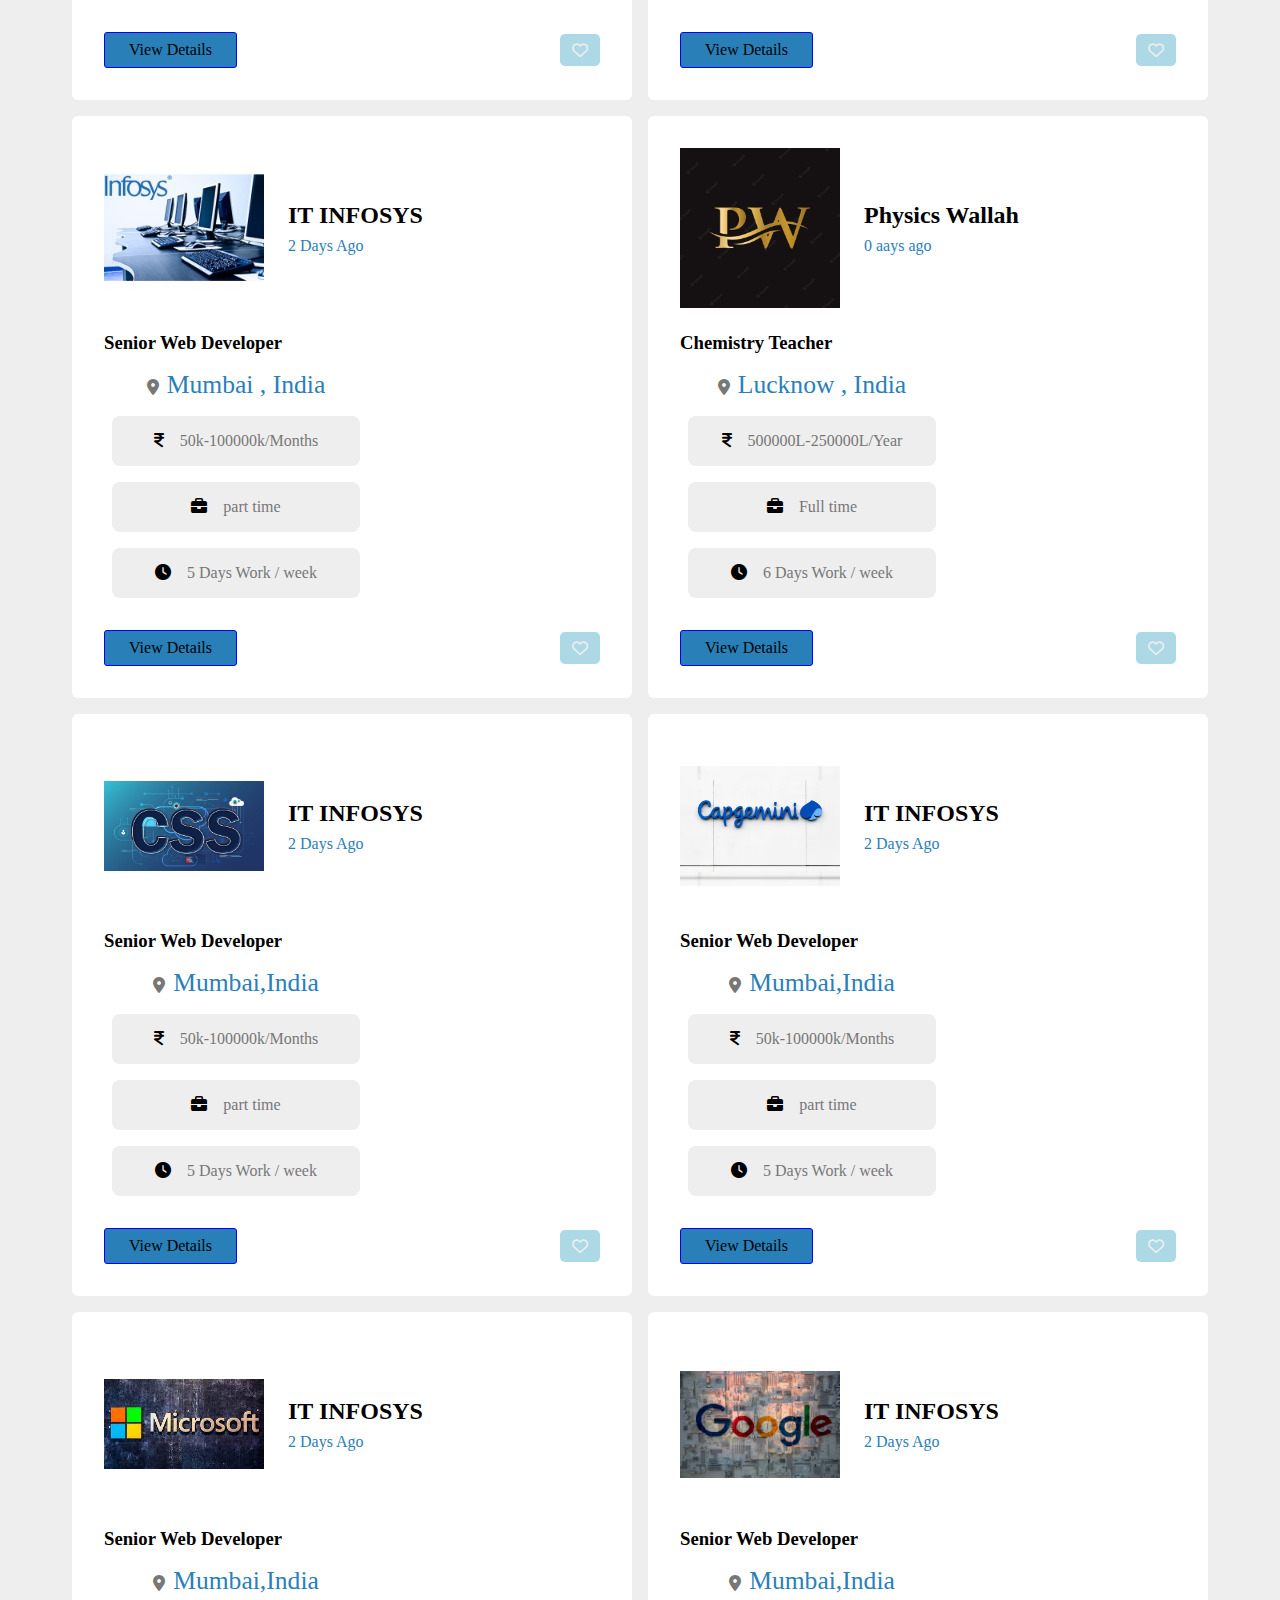
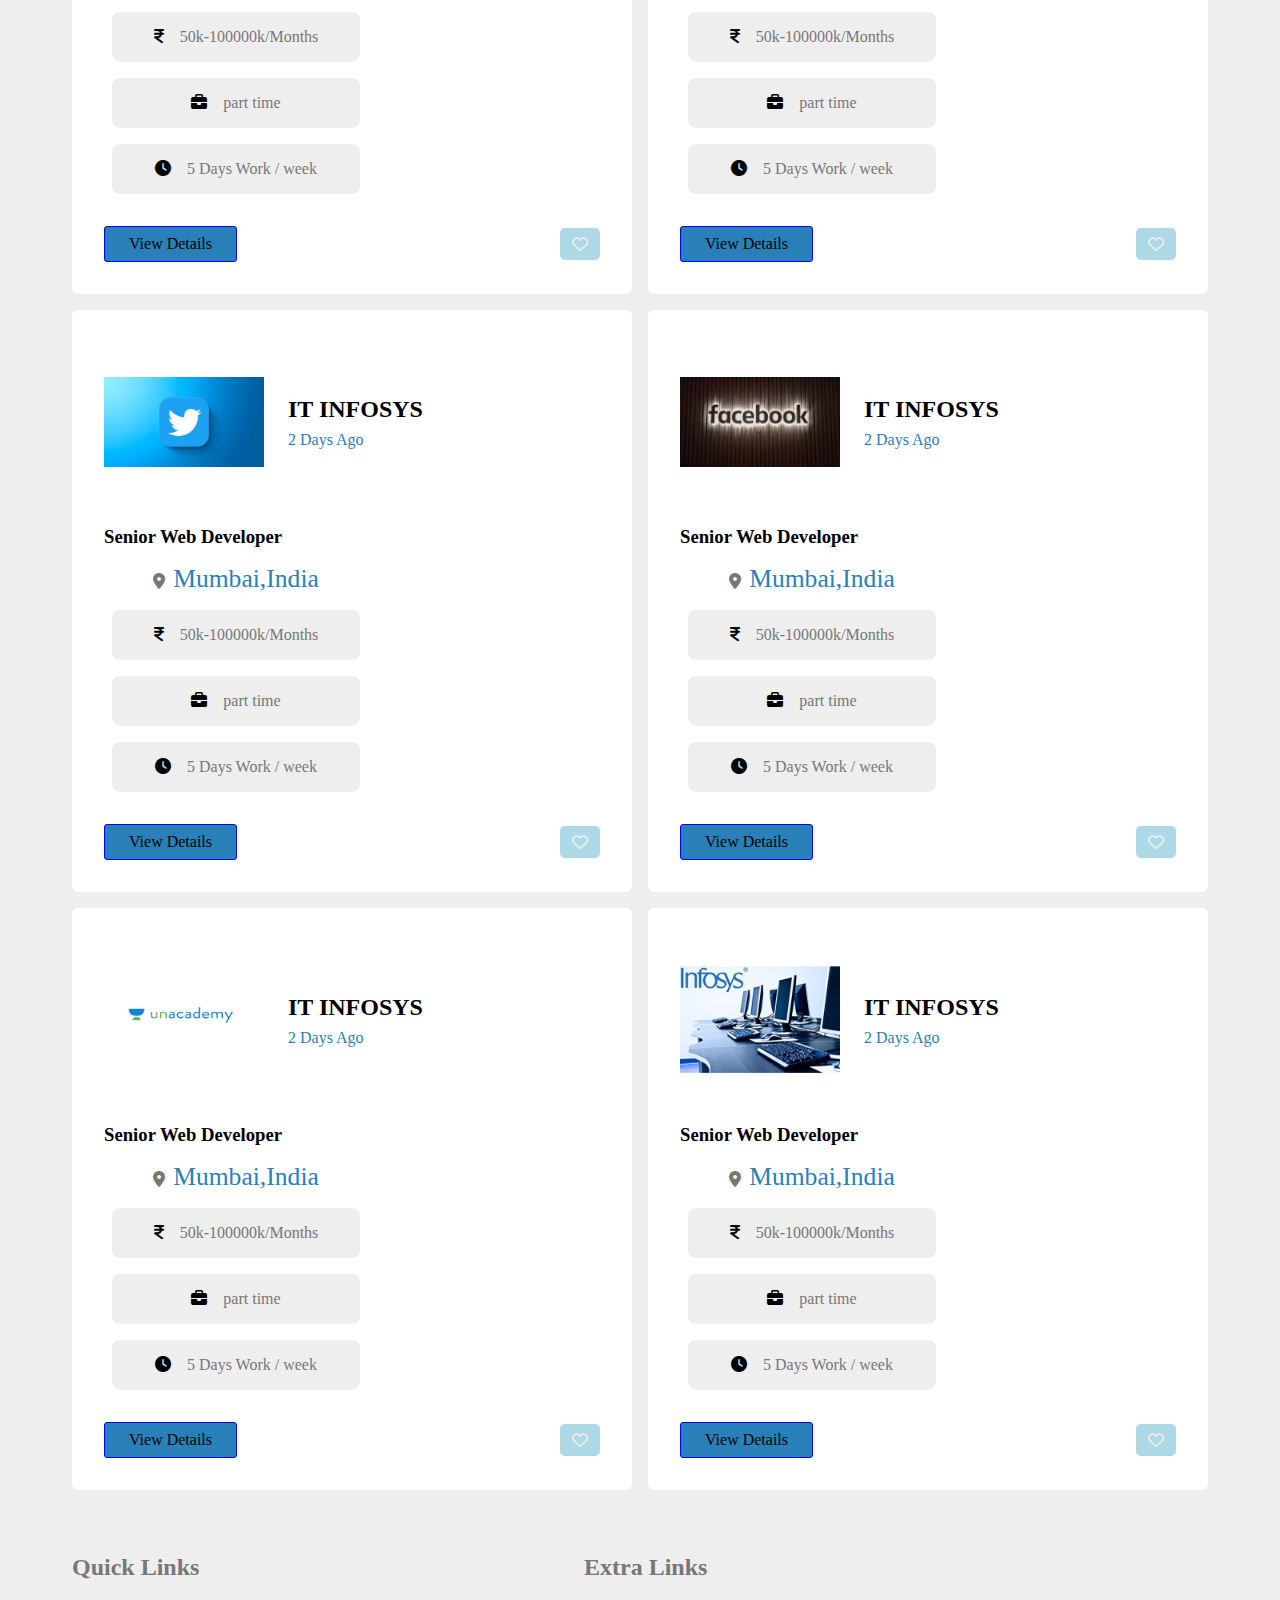
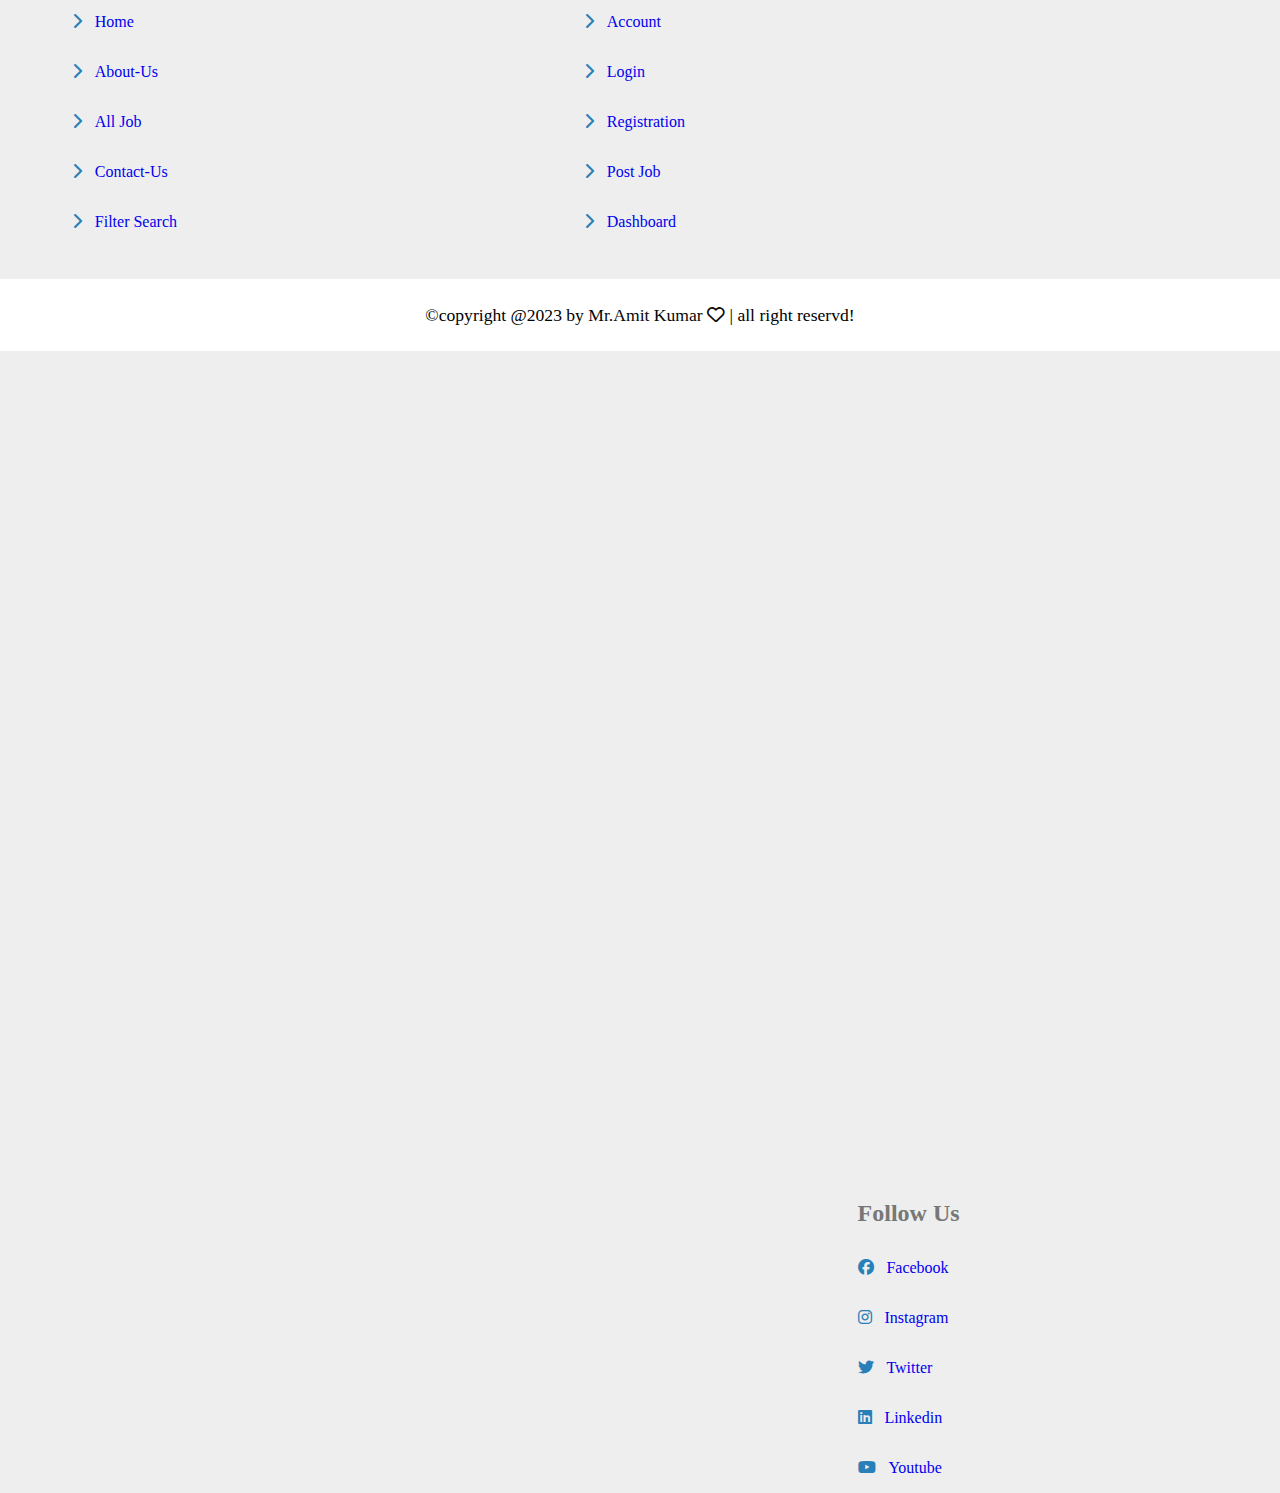
<file: Jobportal/job.html>
<!DOCTYPE html>
<html lang="en">

<head>
    <meta charset="UTF-8">
    <meta name="viewport" content="width=device-width, initial-scale=1.0">
    <title>job</title>
    <link rel="stylesheet" href="style.css">
</head>
<style>
    .box1 {
        position: absolute;
        top: 1200%;
        left: 67%;
    }
</style>

<body>

    <!--Header section start-->

    <header class="header">
        <section class="flex">
            <div class="main-btn active"><i class="fas fa-bars-staggered"></i></div>
            <a href="home.html" class="logo"><i class="fa-solid fa-bag-shopping"></i>JobHunts.</a>
            <nav class="navbar">
                <a href="home.html">Home</a>
                <a href="about.html">About-Us</a>
                <a href="job.html">All Jobs</a>
                <a href="company.html">Contact-Us</a>
                <a href="login.html">Account</a>
            </nav>
            <a href="#" class="btn" style="margin-top: 0;">post jobs</a>
        </section>
    </header>
    <!--Header section ends-->






    <!--Job fillter Section Start-->




    <section class="job-fillter">
        <h1 class="headding">Filtter Job</h1>

        <form action="#"method="post">
            <div class="flex">
                <div class="box">
                    <p>Job Tittle <span>*</span></p>
                    <input type="text"name="title" placeholder="search by keyword or company name..." required maxlength="20"class="input"> 
                </div>

                <div class="box">
                    <p>Job Loaction <span>*</span></p>
                    <input type="text"name="loaction" placeholder="loclity city or state" required maxlength="50"class="input"> 
                </div>
            </div>

            <div class="dropDown-container">
                <div class="dropdown">
                    <input type="text"readonly placeholder="Date Posted" name="date" maxlength="20"class="output">
                    <div class="list">
                        <p class="items">Today</p>
                        <p class="items">2 days ago</p>
                        <p class="items">7 days ago</p>
                        <p class="items">10 days ago</p>
                        <p class="items">15 days ago</p>
                        <p class="items">30 days ago</p>
                    </div>
                </div>


                <div class="dropdown">
                    <input type="text"readonly placeholder="Estimated Salary" name="date" maxlength="20"class="output">
                    <div class="list">
                        <p class="items">1k-5k</p>
                        <p class="items">10k-50k</p>
                        <p class="items">5k-25k</p>
                        <p class="items">25k-40k</p>
                        <p class="items">1L-3L</p>
                        <p class="items">3L-5L</p>
                        <p class="items">10k-1cr</p>
                        <p class="items">1cr-10cr</p>
                        <p class="items">10cr-50cr</p>


                    </div>
                </div>


                <div class="dropdown">
                    <input type="text"readonly placeholder="job type" name="date" maxlength="20"class="output">
                    <div class="list">
                        <p class="items">Full Time</p>
                        <p class="items">Part Time</p>
                        <p class="items">Intern</p>
                        <p class="items">Fresher</p>
                    </div>
                </div>

                <div class="dropdown">
                    <input type="text"readonly placeholder="Education Lavel" name="date" maxlength="20"class="output">
                    <div class="list">
                        <p class="items">10th Pass</p>
                        <p class="items">12th Pass</p>
                        <p class="items">Bachlores Degree</p>
                        <p class="items">Master's Degree</p>
                        <p class="items">Deploma</p>
                    </div>
                </div>



                <div class="dropdown">
                    <input type="text"readonly placeholder="Work Shift" name="date" maxlength="20"class="output">
                    <div class="list">
                       <p class="items">Day Shift</p>
                       <p class="items">Night Shift</p>
                       <p class="items">Flexible Shift</p>
                       <p class="items">Fixed Shift</p>
                    </div>
                </div>



                
            </div>
        </form>
    </section>
    
    <!--Job fillter Section end-->


    <!-- job section start-->



    <section class="job-container">
        <h1 class="headding">All Job</h1>
        <div class="box-container">
            <div class="box">
                <div class="company">
                    <img src="img/infos.jpg" alt="">
                    <div>
                        <h3>IT INFOSYS</h3>
                        <span>2 Days Ago</span>
                    </div>

                </div>
                <h3 class="job-title">Senior Web Developer</h3>
                <p class="loactio"><i class="fa-solid fa-location-dot"></i>Mumbai , India</p>
                <div class="tag">
                    <p><i class="fa-solid fa-indian-rupee-sign"></i>50k-100000k/Months</p>
                    <p><i class="fa-solid fa-briefcase"></i><span>part time</span></p>
                    <p><i class="fa-solid fa-clock"></i><span>5 Days Work / week</span></p>
                </div>
                <div class="flex-btn">
                    <a href="view_job.html" class="btn">View Details</a>
                    <button type="submit" class="fa-regular fa-heart" name="save"></button>
                </div>
            </div>


            <div class="box">
                <div class="company">
                    <img src="img/html.webp" alt="">
                    <div>
                        <h3>Physics Wallah</h3>
                        <span>0 aays ago</span>
                    </div>

                </div>
                <h3 class="job-title">Chemistry Teacher</h3>
                <p class="loactio"><i class="fa-solid fa-location-dot"></i>Lucknow , India</p>
                <div class="tag">
                    <p><i class="fa-solid fa-indian-rupee-sign"></i>500000L-250000L/Year</p>
                    <p><i class="fa-solid fa-briefcase"></i><span>Full time</span></p>
                    <p><i class="fa-solid fa-clock"></i><span>6 Days Work / week</span></p>
                </div>
                <div class="flex-btn">
                    <a href="view_job.html" class="btn">View Details</a>
                    <button type="submit" class="fa-regular fa-heart" name="save"></button>
                </div>
            </div>



            <div class="box">
                <div class="company">
                    <img src="img/css.jpg" alt="">
                    <div>
                        <h3>IT INFOSYS</h3>
                        <span>2 Days Ago</span>
                    </div>

                </div>
                <h3 class="job-title">Senior Web Developer</h3>
                <p class="loactio"><i class="fa-solid fa-location-dot"></i>Mumbai,India</p>
                <div class="tag">
                    <p><i class="fa-solid fa-indian-rupee-sign"></i>50k-100000k/Months</p>
                    <p><i class="fa-solid fa-briefcase"></i><span>part time</span></p>
                    <p><i class="fa-solid fa-clock"></i><span>5 Days Work / week</span></p>
                </div>
                <div class="flex-btn">
                    <a href="view_job.html" class="btn">View Details</a>
                    <button type="submit" class="fa-regular fa-heart" name="save"></button>
                </div>
            </div>



            <div class="box">
                <div class="company">
                    <img src="img/cabjeminai.avif" alt="">
                    <div>
                        <h3>IT INFOSYS</h3>
                        <span>2 Days Ago</span>
                    </div>

                </div>
                <h3 class="job-title">Senior Web Developer</h3>
                <p class="loactio"><i class="fa-solid fa-location-dot"></i>Mumbai,India</p>
                <div class="tag">
                    <p><i class="fa-solid fa-indian-rupee-sign"></i>50k-100000k/Months</p>
                    <p><i class="fa-solid fa-briefcase"></i><span>part time</span></p>
                    <p><i class="fa-solid fa-clock"></i><span>5 Days Work / week</span></p>
                </div>
                <div class="flex-btn">
                    <a href="view_job.html" class="btn">View Details</a>
                    <button type="submit" class="fa-regular fa-heart" name="save"></button>
                </div>
            </div>




            <div class="box">
                <div class="company">
                    <img src="img/micrsoft.jpg" alt="">
                    <div>
                        <h3>IT INFOSYS</h3>
                        <span>2 Days Ago</span>
                    </div>

                </div>
                <h3 class="job-title">Senior Web Developer</h3>
                <p class="loactio"><i class="fa-solid fa-location-dot"></i>Mumbai,India</p>
                <div class="tag">
                    <p><i class="fa-solid fa-indian-rupee-sign"></i>50k-100000k/Months</p>
                    <p><i class="fa-solid fa-briefcase"></i><span>part time</span></p>
                    <p><i class="fa-solid fa-clock"></i><span>5 Days Work / week</span></p>
                </div>
                <div class="flex-btn">
                    <a href="view_job.html" class="btn">View Details</a>
                    <button type="submit" class="fa-regular fa-heart" name="save"></button>
                </div>
            </div>




            <div class="box">
                <div class="company">
                    <img src="img/google.jpg" alt="">
                    <div>
                        <h3>IT INFOSYS</h3>
                        <span>2 Days Ago</span>
                    </div>

                </div>
                <h3 class="job-title">Senior Web Developer</h3>
                <p class="loactio"><i class="fa-solid fa-location-dot"></i>Mumbai,India</p>
                <div class="tag">
                    <p><i class="fa-solid fa-indian-rupee-sign"></i>50k-100000k/Months</p>
                    <p><i class="fa-solid fa-briefcase"></i><span>part time</span></p>
                    <p><i class="fa-solid fa-clock"></i><span>5 Days Work / week</span></p>
                </div>
                <div class="flex-btn">
                    <a href="view_job.html" class="btn">View Details</a>
                    <button type="submit" class="fa-regular fa-heart" name="save"></button>
                </div>
            </div>



            <div class="box">
                <div class="company">
                    <img src="img/twitter.jpg" alt="">
                    <div>
                        <h3>IT INFOSYS</h3>
                        <span>2 Days Ago</span>
                    </div>

                </div>
                <h3 class="job-title">Senior Web Developer</h3>
                <p class="loactio"><i class="fa-solid fa-location-dot"></i>Mumbai,India</p>
                <div class="tag">
                    <p><i class="fa-solid fa-indian-rupee-sign"></i>50k-100000k/Months</p>
                    <p><i class="fa-solid fa-briefcase"></i><span>part time</span></p>
                    <p><i class="fa-solid fa-clock"></i><span>5 Days Work / week</span></p>
                </div>
                <div class="flex-btn">
                    <a href="view_job.html" class="btn">View Details</a>
                    <button type="submit" class="fa-regular fa-heart" name="save"></button>
                </div>
            </div>




            <div class="box">
                <div class="company">
                    <img src="img/facbook.avif" alt="">
                    <div>
                        <h3>IT INFOSYS</h3>
                        <span>2 Days Ago</span>
                    </div>

                </div>
                <h3 class="job-title">Senior Web Developer</h3>
                <p class="loactio"><i class="fa-solid fa-location-dot"></i>Mumbai,India</p>
                <div class="tag">
                    <p><i class="fa-solid fa-indian-rupee-sign"></i>50k-100000k/Months</p>
                    <p><i class="fa-solid fa-briefcase"></i><span>part time</span></p>
                    <p><i class="fa-solid fa-clock"></i><span>5 Days Work / week</span></p>
                </div>
                <div class="flex-btn">
                    <a href="view_job.html" class="btn">View Details</a>
                    <button type="submit" class="fa-regular fa-heart" name="save"></button>
                </div>
            </div>


            <div class="box">
                <div class="company">
                    <img src="img/unac.jpg" alt="">
                    <div>
                        <h3>IT INFOSYS</h3>
                        <span>2 Days Ago</span>
                    </div>

                </div>
                <h3 class="job-title">Senior Web Developer</h3>
                <p class="loactio"><i class="fa-solid fa-location-dot"></i>Mumbai,India</p>
                <div class="tag">
                    <p><i class="fa-solid fa-indian-rupee-sign"></i>50k-100000k/Months</p>
                    <p><i class="fa-solid fa-briefcase"></i><span>part time</span></p>
                    <p><i class="fa-solid fa-clock"></i><span>5 Days Work / week</span></p>
                </div>
                <div class="flex-btn">
                    <a href="view_job.html" class="btn">View Details</a>
                    <button type="submit" class="fa-regular fa-heart" name="save"></button>
                </div>


            </div>

            <div class="box">
                <div class="company">
                    <img src="img/infos.jpg" alt="">
                    <div>
                        <h3>IT INFOSYS</h3>
                        <span>2 Days Ago</span>
                    </div>

                </div>
                <h3 class="job-title">Senior Web Developer</h3>
                <p class="loactio"><i class="fa-solid fa-location-dot"></i>Mumbai,India</p>
                <div class="tag">
                    <p><i class="fa-solid fa-indian-rupee-sign"></i>50k-100000k/Months</p>
                    <p><i class="fa-solid fa-briefcase"></i><span>part time</span></p>
                    <p><i class="fa-solid fa-clock"></i><span>5 Days Work / week</span></p>
                </div>
                <div class="flex-btn">
                    <a href="view_job.html" class="btn">View Details</a>
                    <button type="submit" class="fa-regular fa-heart" name="save"></button>
                </div>
            </div>

            <div class="box">
                <div class="company">
                    <img src="img/infos.jpg" alt="">
                    <div>
                        <h3>IT INFOSYS</h3>
                        <span>2 Days Ago</span>
                    </div>

                </div>
                <h3 class="job-title">Senior Web Developer</h3>
                <p class="loactio"><i class="fa-solid fa-location-dot"></i>Mumbai , India</p>
                <div class="tag">
                    <p><i class="fa-solid fa-indian-rupee-sign"></i>50k-100000k/Months</p>
                    <p><i class="fa-solid fa-briefcase"></i><span>part time</span></p>
                    <p><i class="fa-solid fa-clock"></i><span>5 Days Work / week</span></p>
                </div>
                <div class="flex-btn">
                    <a href="view_job.html" class="btn">View Details</a>
                    <button type="submit" class="fa-regular fa-heart" name="save"></button>
                </div>
            </div>


            <div class="box">
                <div class="company">
                    <img src="img/html.webp" alt="">
                    <div>
                        <h3>Physics Wallah</h3>
                        <span>0 aays ago</span>
                    </div>

                </div>
                <h3 class="job-title">Chemistry Teacher</h3>
                <p class="loactio"><i class="fa-solid fa-location-dot"></i>Lucknow , India</p>
                <div class="tag">
                    <p><i class="fa-solid fa-indian-rupee-sign"></i>500000L-250000L/Year</p>
                    <p><i class="fa-solid fa-briefcase"></i><span>Full time</span></p>
                    <p><i class="fa-solid fa-clock"></i><span>6 Days Work / week</span></p>
                </div>
                <div class="flex-btn">
                    <a href="view_job.html" class="btn">View Details</a>
                    <button type="submit" class="fa-regular fa-heart" name="save"></button>
                </div>
            </div>



            <div class="box">
                <div class="company">
                    <img src="img/css.jpg" alt="">
                    <div>
                        <h3>IT INFOSYS</h3>
                        <span>2 Days Ago</span>
                    </div>

                </div>
                <h3 class="job-title">Senior Web Developer</h3>
                <p class="loactio"><i class="fa-solid fa-location-dot"></i>Mumbai,India</p>
                <div class="tag">
                    <p><i class="fa-solid fa-indian-rupee-sign"></i>50k-100000k/Months</p>
                    <p><i class="fa-solid fa-briefcase"></i><span>part time</span></p>
                    <p><i class="fa-solid fa-clock"></i><span>5 Days Work / week</span></p>
                </div>
                <div class="flex-btn">
                    <a href="view_job.html" class="btn">View Details</a>
                    <button type="submit" class="fa-regular fa-heart" name="save"></button>
                </div>
            </div>



            <div class="box">
                <div class="company">
                    <img src="img/cabjeminai.avif" alt="">
                    <div>
                        <h3>IT INFOSYS</h3>
                        <span>2 Days Ago</span>
                    </div>

                </div>
                <h3 class="job-title">Senior Web Developer</h3>
                <p class="loactio"><i class="fa-solid fa-location-dot"></i>Mumbai,India</p>
                <div class="tag">
                    <p><i class="fa-solid fa-indian-rupee-sign"></i>50k-100000k/Months</p>
                    <p><i class="fa-solid fa-briefcase"></i><span>part time</span></p>
                    <p><i class="fa-solid fa-clock"></i><span>5 Days Work / week</span></p>
                </div>
                <div class="flex-btn">
                    <a href="view_job.html" class="btn">View Details</a>
                    <button type="submit" class="fa-regular fa-heart" name="save"></button>
                </div>
            </div>




            <div class="box">
                <div class="company">
                    <img src="img/micrsoft.jpg" alt="">
                    <div>
                        <h3>IT INFOSYS</h3>
                        <span>2 Days Ago</span>
                    </div>

                </div>
                <h3 class="job-title">Senior Web Developer</h3>
                <p class="loactio"><i class="fa-solid fa-location-dot"></i>Mumbai,India</p>
                <div class="tag">
                    <p><i class="fa-solid fa-indian-rupee-sign"></i>50k-100000k/Months</p>
                    <p><i class="fa-solid fa-briefcase"></i><span>part time</span></p>
                    <p><i class="fa-solid fa-clock"></i><span>5 Days Work / week</span></p>
                </div>
                <div class="flex-btn">
                    <a href="view_job.html" class="btn">View Details</a>
                    <button type="submit" class="fa-regular fa-heart" name="save"></button>
                </div>
            </div>




            <div class="box">
                <div class="company">
                    <img src="img/google.jpg" alt="">
                    <div>
                        <h3>IT INFOSYS</h3>
                        <span>2 Days Ago</span>
                    </div>

                </div>
                <h3 class="job-title">Senior Web Developer</h3>
                <p class="loactio"><i class="fa-solid fa-location-dot"></i>Mumbai,India</p>
                <div class="tag">
                    <p><i class="fa-solid fa-indian-rupee-sign"></i>50k-100000k/Months</p>
                    <p><i class="fa-solid fa-briefcase"></i><span>part time</span></p>
                    <p><i class="fa-solid fa-clock"></i><span>5 Days Work / week</span></p>
                </div>
                <div class="flex-btn">
                    <a href="view_job.html" class="btn">View Details</a>
                    <button type="submit" class="fa-regular fa-heart" name="save"></button>
                </div>
            </div>



            <div class="box">
                <div class="company">
                    <img src="img/twitter.jpg" alt="">
                    <div>
                        <h3>IT INFOSYS</h3>
                        <span>2 Days Ago</span>
                    </div>

                </div>
                <h3 class="job-title">Senior Web Developer</h3>
                <p class="loactio"><i class="fa-solid fa-location-dot"></i>Mumbai,India</p>
                <div class="tag">
                    <p><i class="fa-solid fa-indian-rupee-sign"></i>50k-100000k/Months</p>
                    <p><i class="fa-solid fa-briefcase"></i><span>part time</span></p>
                    <p><i class="fa-solid fa-clock"></i><span>5 Days Work / week</span></p>
                </div>
                <div class="flex-btn">
                    <a href="view_job.html" class="btn">View Details</a>
                    <button type="submit" class="fa-regular fa-heart" name="save"></button>
                </div>
            </div>




            <div class="box">
                <div class="company">
                    <img src="img/facbook.avif" alt="">
                    <div>
                        <h3>IT INFOSYS</h3>
                        <span>2 Days Ago</span>
                    </div>

                </div>
                <h3 class="job-title">Senior Web Developer</h3>
                <p class="loactio"><i class="fa-solid fa-location-dot"></i>Mumbai,India</p>
                <div class="tag">
                    <p><i class="fa-solid fa-indian-rupee-sign"></i>50k-100000k/Months</p>
                    <p><i class="fa-solid fa-briefcase"></i><span>part time</span></p>
                    <p><i class="fa-solid fa-clock"></i><span>5 Days Work / week</span></p>
                </div>
                <div class="flex-btn">
                    <a href="view_job.html" class="btn">View Details</a>
                    <button type="submit" class="fa-regular fa-heart" name="save"></button>
                </div>
            </div>


            <div class="box">
                <div class="company">
                    <img src="img/unac.jpg" alt="">
                    <div>
                        <h3>IT INFOSYS</h3>
                        <span>2 Days Ago</span>
                    </div>

                </div>
                <h3 class="job-title">Senior Web Developer</h3>
                <p class="loactio"><i class="fa-solid fa-location-dot"></i>Mumbai,India</p>
                <div class="tag">
                    <p><i class="fa-solid fa-indian-rupee-sign"></i>50k-100000k/Months</p>
                    <p><i class="fa-solid fa-briefcase"></i><span>part time</span></p>
                    <p><i class="fa-solid fa-clock"></i><span>5 Days Work / week</span></p>
                </div>
                <div class="flex-btn">
                    <a href="view_job.html" class="btn">View Details</a>
                    <button type="submit" class="fa-regular fa-heart" name="save"></button>
                </div>


            </div>

            <div class="box">
                <div class="company">
                    <img src="img/infos.jpg" alt="">
                    <div>
                        <h3>IT INFOSYS</h3>
                        <span>2 Days Ago</span>
                    </div>

                </div>
                <h3 class="job-title">Senior Web Developer</h3>
                <p class="loactio"><i class="fa-solid fa-location-dot"></i>Mumbai,India</p>
                <div class="tag">
                    <p><i class="fa-solid fa-indian-rupee-sign"></i>50k-100000k/Months</p>
                    <p><i class="fa-solid fa-briefcase"></i><span>part time</span></p>
                    <p><i class="fa-solid fa-clock"></i><span>5 Days Work / week</span></p>
                </div>
                <div class="flex-btn">
                    <a href="view_job.html" class="btn">View Details</a>
                    <button type="submit" class="fa-regular fa-heart" name="save"></button>
                </div>
            </div>






            <div class="box">
                <div class="company">
                    <img src="img/infos.jpg" alt="">
                    <div>
                        <h3>IT INFOSYS</h3>
                        <span>2 Days Ago</span>
                    </div>

                </div>
                <h3 class="job-title">Senior Web Developer</h3>
                <p class="loactio"><i class="fa-solid fa-location-dot"></i>Mumbai , India</p>
                <div class="tag">
                    <p><i class="fa-solid fa-indian-rupee-sign"></i>50k-100000k/Months</p>
                    <p><i class="fa-solid fa-briefcase"></i><span>part time</span></p>
                    <p><i class="fa-solid fa-clock"></i><span>5 Days Work / week</span></p>
                </div>
                <div class="flex-btn">
                    <a href="view_job.html" class="btn">View Details</a>
                    <button type="submit" class="fa-regular fa-heart" name="save"></button>
                </div>
            </div>


            <div class="box">
                <div class="company">
                    <img src="img/html.webp" alt="">
                    <div>
                        <h3>Physics Wallah</h3>
                        <span>0 aays ago</span>
                    </div>

                </div>
                <h3 class="job-title">Chemistry Teacher</h3>
                <p class="loactio"><i class="fa-solid fa-location-dot"></i>Lucknow , India</p>
                <div class="tag">
                    <p><i class="fa-solid fa-indian-rupee-sign"></i>500000L-250000L/Year</p>
                    <p><i class="fa-solid fa-briefcase"></i><span>Full time</span></p>
                    <p><i class="fa-solid fa-clock"></i><span>6 Days Work / week</span></p>
                </div>
                <div class="flex-btn">
                    <a href="view_job.html" class="btn">View Details</a>
                    <button type="submit" class="fa-regular fa-heart" name="save"></button>
                </div>
            </div>



            <div class="box">
                <div class="company">
                    <img src="img/css.jpg" alt="">
                    <div>
                        <h3>IT INFOSYS</h3>
                        <span>2 Days Ago</span>
                    </div>

                </div>
                <h3 class="job-title">Senior Web Developer</h3>
                <p class="loactio"><i class="fa-solid fa-location-dot"></i>Mumbai,India</p>
                <div class="tag">
                    <p><i class="fa-solid fa-indian-rupee-sign"></i>50k-100000k/Months</p>
                    <p><i class="fa-solid fa-briefcase"></i><span>part time</span></p>
                    <p><i class="fa-solid fa-clock"></i><span>5 Days Work / week</span></p>
                </div>
                <div class="flex-btn">
                    <a href="view_job.html" class="btn">View Details</a>
                    <button type="submit" class="fa-regular fa-heart" name="save"></button>
                </div>
            </div>



            <div class="box">
                <div class="company">
                    <img src="img/cabjeminai.avif" alt="">
                    <div>
                        <h3>IT INFOSYS</h3>
                        <span>2 Days Ago</span>
                    </div>

                </div>
                <h3 class="job-title">Senior Web Developer</h3>
                <p class="loactio"><i class="fa-solid fa-location-dot"></i>Mumbai,India</p>
                <div class="tag">
                    <p><i class="fa-solid fa-indian-rupee-sign"></i>50k-100000k/Months</p>
                    <p><i class="fa-solid fa-briefcase"></i><span>part time</span></p>
                    <p><i class="fa-solid fa-clock"></i><span>5 Days Work / week</span></p>
                </div>
                <div class="flex-btn">
                    <a href="view_job.html" class="btn">View Details</a>
                    <button type="submit" class="fa-regular fa-heart" name="save"></button>
                </div>
            </div>




            <div class="box">
                <div class="company">
                    <img src="img/micrsoft.jpg" alt="">
                    <div>
                        <h3>IT INFOSYS</h3>
                        <span>2 Days Ago</span>
                    </div>

                </div>
                <h3 class="job-title">Senior Web Developer</h3>
                <p class="loactio"><i class="fa-solid fa-location-dot"></i>Mumbai,India</p>
                <div class="tag">
                    <p><i class="fa-solid fa-indian-rupee-sign"></i>50k-100000k/Months</p>
                    <p><i class="fa-solid fa-briefcase"></i><span>part time</span></p>
                    <p><i class="fa-solid fa-clock"></i><span>5 Days Work / week</span></p>
                </div>
                <div class="flex-btn">
                    <a href="view_job.html" class="btn">View Details</a>
                    <button type="submit" class="fa-regular fa-heart" name="save"></button>
                </div>
            </div>




            <div class="box">
                <div class="company">
                    <img src="img/google.jpg" alt="">
                    <div>
                        <h3>IT INFOSYS</h3>
                        <span>2 Days Ago</span>
                    </div>

                </div>
                <h3 class="job-title">Senior Web Developer</h3>
                <p class="loactio"><i class="fa-solid fa-location-dot"></i>Mumbai,India</p>
                <div class="tag">
                    <p><i class="fa-solid fa-indian-rupee-sign"></i>50k-100000k/Months</p>
                    <p><i class="fa-solid fa-briefcase"></i><span>part time</span></p>
                    <p><i class="fa-solid fa-clock"></i><span>5 Days Work / week</span></p>
                </div>
                <div class="flex-btn">
                    <a href="view_job.html" class="btn">View Details</a>
                    <button type="submit" class="fa-regular fa-heart" name="save"></button>
                </div>
            </div>



            <div class="box">
                <div class="company">
                    <img src="img/twitter.jpg" alt="">
                    <div>
                        <h3>IT INFOSYS</h3>
                        <span>2 Days Ago</span>
                    </div>

                </div>
                <h3 class="job-title">Senior Web Developer</h3>
                <p class="loactio"><i class="fa-solid fa-location-dot"></i>Mumbai,India</p>
                <div class="tag">
                    <p><i class="fa-solid fa-indian-rupee-sign"></i>50k-100000k/Months</p>
                    <p><i class="fa-solid fa-briefcase"></i><span>part time</span></p>
                    <p><i class="fa-solid fa-clock"></i><span>5 Days Work / week</span></p>
                </div>
                <div class="flex-btn">
                    <a href="view_job.html" class="btn">View Details</a>
                    <button type="submit" class="fa-regular fa-heart" name="save"></button>
                </div>
            </div>




            <div class="box">
                <div class="company">
                    <img src="img/facbook.avif" alt="">
                    <div>
                        <h3>IT INFOSYS</h3>
                        <span>2 Days Ago</span>
                    </div>

                </div>
                <h3 class="job-title">Senior Web Developer</h3>
                <p class="loactio"><i class="fa-solid fa-location-dot"></i>Mumbai,India</p>
                <div class="tag">
                    <p><i class="fa-solid fa-indian-rupee-sign"></i>50k-100000k/Months</p>
                    <p><i class="fa-solid fa-briefcase"></i><span>part time</span></p>
                    <p><i class="fa-solid fa-clock"></i><span>5 Days Work / week</span></p>
                </div>
                <div class="flex-btn">
                    <a href="view_job.html" class="btn">View Details</a>
                    <button type="submit" class="fa-regular fa-heart" name="save"></button>
                </div>
            </div>


            <div class="box">
                <div class="company">
                    <img src="img/unac.jpg" alt="">
                    <div>
                        <h3>IT INFOSYS</h3>
                        <span>2 Days Ago</span>
                    </div>

                </div>
                <h3 class="job-title">Senior Web Developer</h3>
                <p class="loactio"><i class="fa-solid fa-location-dot"></i>Mumbai,India</p>
                <div class="tag">
                    <p><i class="fa-solid fa-indian-rupee-sign"></i>50k-100000k/Months</p>
                    <p><i class="fa-solid fa-briefcase"></i><span>part time</span></p>
                    <p><i class="fa-solid fa-clock"></i><span>5 Days Work / week</span></p>
                </div>
                <div class="flex-btn">
                    <a href="view_job.html" class="btn">View Details</a>
                    <button type="submit" class="fa-regular fa-heart" name="save"></button>
                </div>


            </div>

            <div class="box">
                <div class="company">
                    <img src="img/infos.jpg" alt="">
                    <div>
                        <h3>IT INFOSYS</h3>
                        <span>2 Days Ago</span>
                    </div>

                </div>
                <h3 class="job-title">Senior Web Developer</h3>
                <p class="loactio"><i class="fa-solid fa-location-dot"></i>Mumbai,India</p>
                <div class="tag">
                    <p><i class="fa-solid fa-indian-rupee-sign"></i>50k-100000k/Months</p>
                    <p><i class="fa-solid fa-briefcase"></i><span>part time</span></p>
                    <p><i class="fa-solid fa-clock"></i><span>5 Days Work / week</span></p>
                </div>
                <div class="flex-btn">
                    <a href="view_job.html" class="btn">View Details</a>
                    <button type="submit" class="fa-regular fa-heart" name="save"></button>
                </div>
            </div>

        </div>


    </section>

    <!--footer section start-->
    <footer class="footer">
        <section class="gried">
            <div class="box">
                <h3>quick links</h3>
                <a href="home.html"><i class="fa-solid fa-chevron-right"></i>Home</a>
                <a href="about.html"><i class="fa-solid fa-chevron-right"></i>About-Us</a>
                <a href="job.html"><i class="fa-solid fa-chevron-right"></i>All Job</a>
                <a href="company.html"><i class="fa-solid fa-chevron-right"></i>Contact-Us</a>
                <a href="#"><i class="fa-solid fa-chevron-right"></i>Filter Search</a>

            </div>

            <div class="box">
                <h3>extra links</h3>
                <a href="#"><i class="fa-solid fa-chevron-right"></i>Account</a>
                <a href="login.html"><i class="fa-solid fa-chevron-right"></i>Login</a>
                <a href="rejistration.html"><i class="fa-solid fa-chevron-right"></i>Registration</a>
                <a href="#"><i class="fa-solid fa-chevron-right"></i>Post Job</a>
                <a href="#"><i class="fa-solid fa-chevron-right"></i>Dashboard</a>

            </div>
        
          <div class="box1">
                <h3>Follow Us</h3>
                <a href="#"><i class="fa-brands fa-facebook"></i>Facebook</a>
                <a href="#"><i class="fa-brands fa-instagram"></i>Instagram</a>
                <a href="#"><i class="fa-brands fa-twitter"></i>Twitter</a>
                <a href="#"><i class="fa-brands fa-linkedin"></i>Linkedin</a>
                <a href="#"><i class="fa-brands fa-youtube"></i>Youtube</a>
            </div>

        






        </section>

        <div class="copyright">
            &copy;copyright @2023 by <span>Mr.Amit Kumar <i class="fa-regular fa-heart"></i></span> | all right
            reservd!
        </div>


    </footer>

</body>

<script src="style.js"></script>

<script>


</script>

</html>
</file>
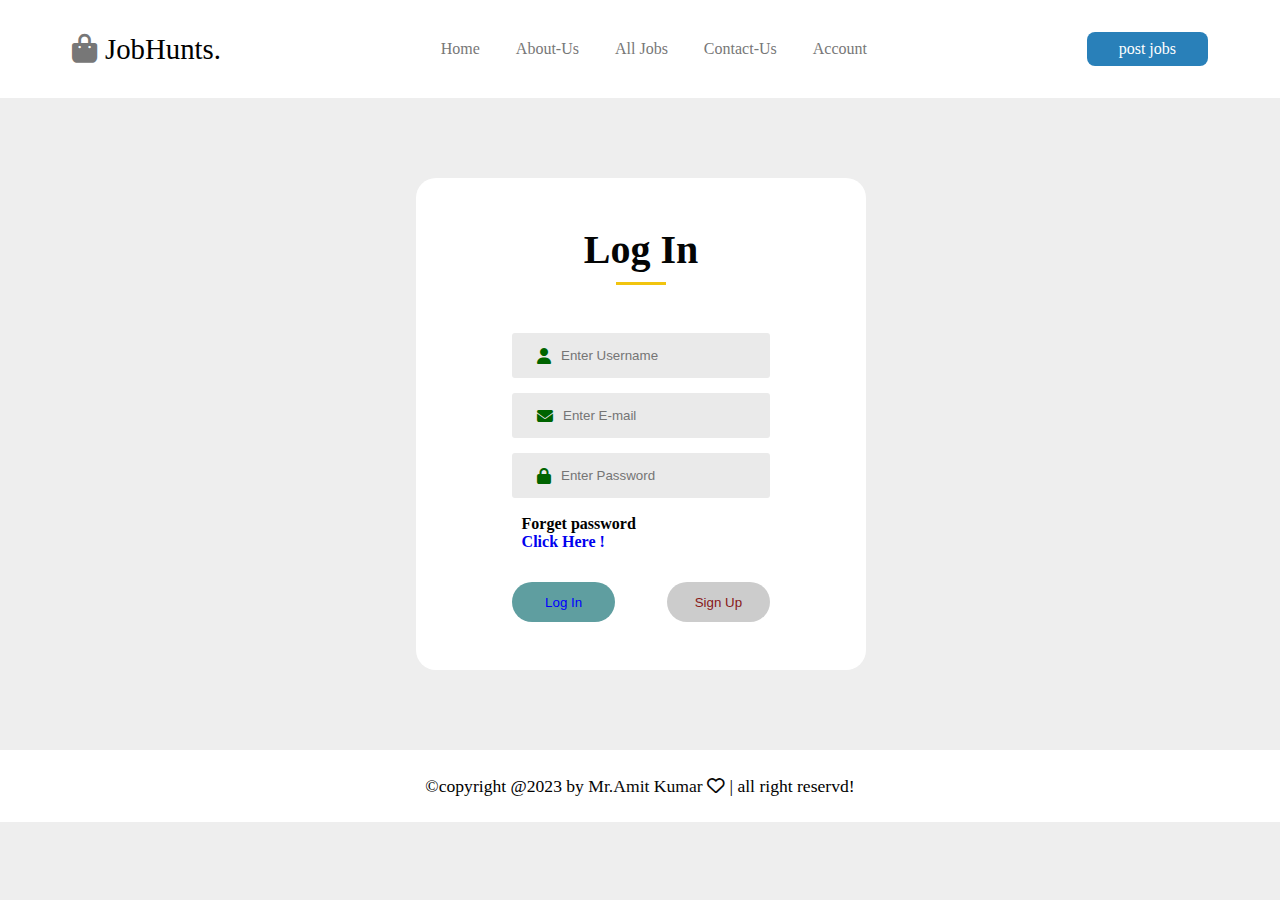
<file: Jobportal/login.html>
<!DOCTYPE html>
<html lang="en">

<head>
    <meta charset="UTF-8">
    <meta name="viewport" content="width=device-width, initial-scale=1.0">
    <title>registration</title>
    <link rel="stylesheet" href="style.css">
</head>
<style>
    .box1{
        position: absolute;
        top:16% ;left : 67%;
    }
</style>

<body>

    <!--Header section start-->

    <header class="header">
        <section class="flex">
            <div class="main-btn active"><i class="fas fa-bars-staggered"></i></div>
            <a href="home.html" class="logo"><i class="fa-solid fa-bag-shopping"></i>JobHunts.</a>
            <nav class="navbar">
                <a href="home.html">Home</a>
                <a href="about.html">About-Us</a>
                <a href="job.html">All Jobs</a>
                <a href="company.html">Contact-Us</a>
                <a href="login.html">Account</a>
            </nav>
            <a href="#" class="btn" style="margin-top=0;">post jobs</a>
        </section>
    </header>
    <!--Header section ends-->




    <div class="container">
        <div class="form-box form3">
            <h1 id="title">Log In</h1>
            <form action="#">
                <div class="input-grid">
                    <div class="input-icon" id="nameFiled">
                        <i class="fa-solid fa-user"></i>
                        <input type="name" placeholder="Enter Username">
                    </div>
    
                    <div class="input-icon">
                        <i class="fa-solid fa-envelope"></i>
                        <input type="name" placeholder="Enter E-mail">
    
                    </div>
    
                    <div class="input-icon">
                        <i class="fa-solid fa-lock"></i>
                        <input type="name" placeholder="Enter Password">
    
                    </div class="forget-password">
                    <p>Forget password <a href="#">Click Here !</a></p>
                </div>
                <div class="input-btn" id="btn1">
                    <button type="button"id="signIn">Log In</button>
                    <button type="button"class="disable"id="signUp">Sign Up</button>
                </div>
    
               
            </form>
           
        </div>
    </div>


        </section>

        <div class="copyright">
            &copy;copyright @2023 by <span> Mr.Amit kumar <i class="fa-regular fa-heart"></i></span> | all right reservd!
        </div>


    </footer>

</body>

<script src="style.js"></script>

</html>
</file>
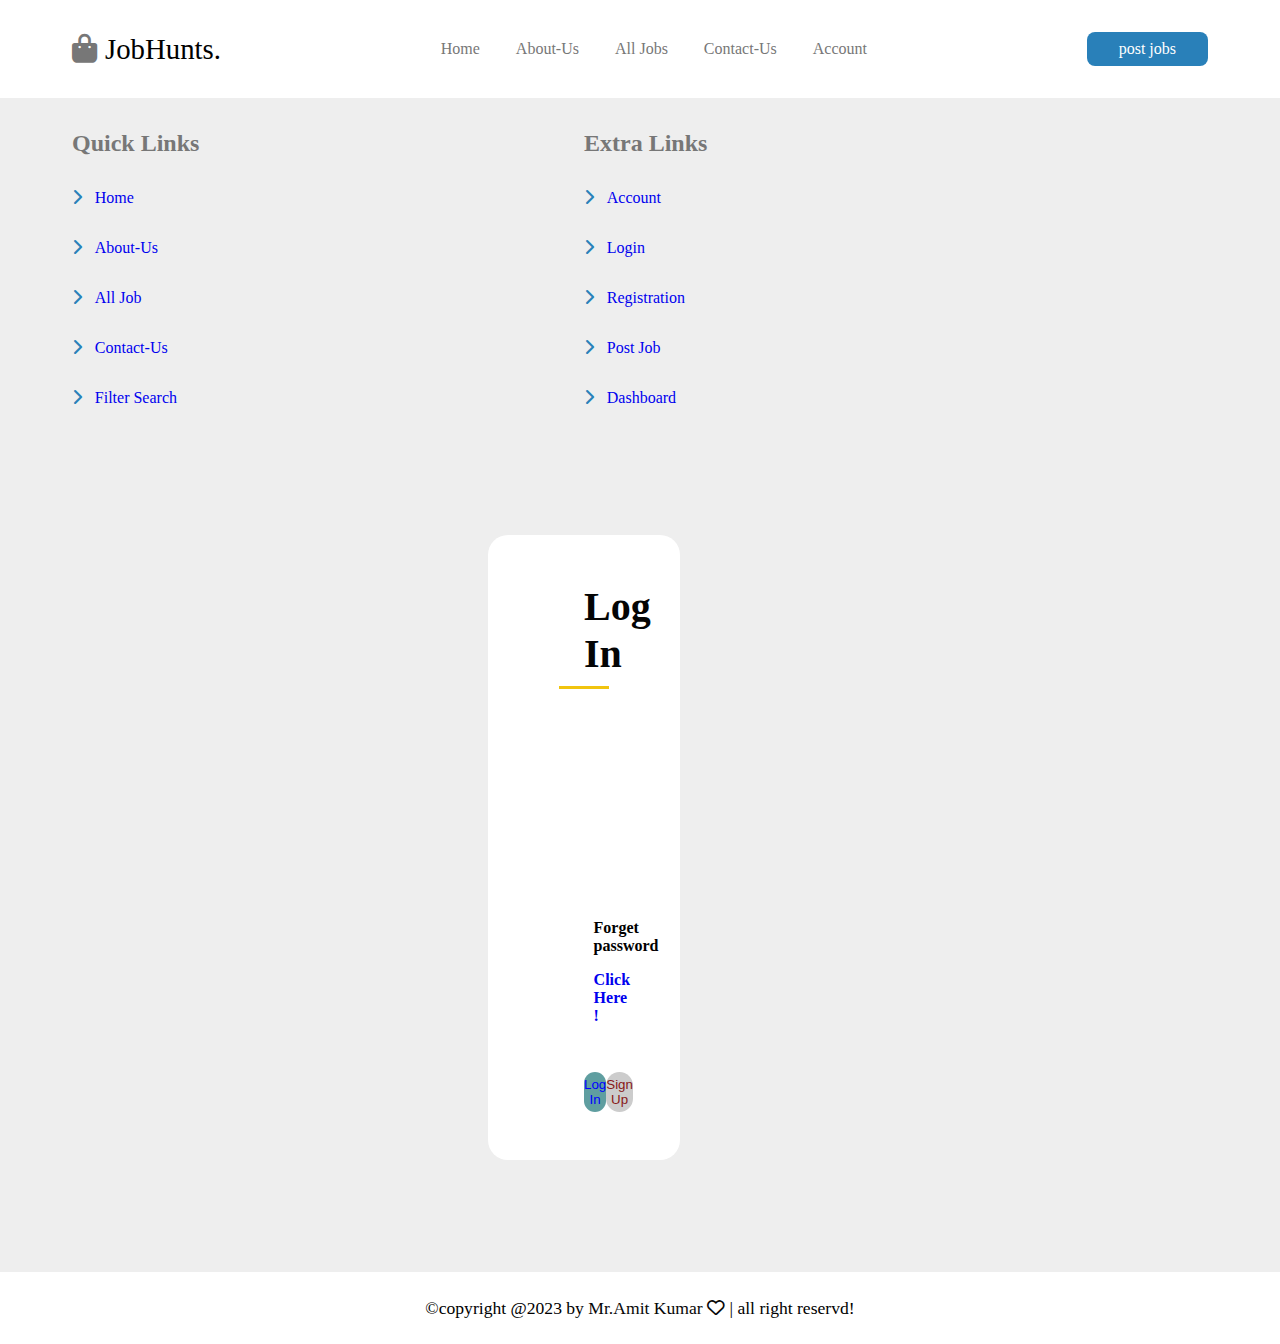
<file: Jobportal/rejistration.html>
<!DOCTYPE html>
<html lang="en">

<head>
    <meta charset="UTF-8">
    <meta name="viewport" content="width=device-width, initial-scale=1.0">
    <title>registration</title>
    <link rel="stylesheet" href="style.css">
</head>
<style>
    .box1{
        position: absolute;
        top:16% ;left : 67%;
    }
</style>

<body>

    <!--Header section start-->

    <header class="header">
        <section class="flex">
            <div class="main-btn active"><i class="fas fa-bars-staggered"></i></div>
            <a href="home.html" class="logo"><i class="fa-solid fa-bag-shopping"></i>JobHunts.</a>
            <nav class="navbar">
                <a href="home.html">Home</a>
                <a href="about.html">About-Us</a>
                <a href="job.html">All Jobs</a>
                <a href="company.html">Contact-Us</a>
                <a href="login.html">Account</a>
            </nav>
            <a href="#" class="btn" style="margin-top=0;">post jobs</a>
        </section>
    </header>
    <!--Header section ends-->


    <!--footer section start-->
    <footer class="footer">
        <section class="gried">
            <div class="box">
                <h3>quick links</h3>
                <a href="home.html"><i class="fa-solid fa-chevron-right"></i>Home</a>
                <a href="about.html"><i class="fa-solid fa-chevron-right"></i>About-Us</a>
                <a href="job.html"><i class="fa-solid fa-chevron-right"></i>All Job</a>
                <a href="company.html"><i class="fa-solid fa-chevron-right"></i>Contact-Us</a>
                <a href="#"><i class="fa-solid fa-chevron-right"></i>Filter Search</a>

            </div>

            <div class="box">
                <h3>extra links</h3>
                <a href="#"><i class="fa-solid fa-chevron-right"></i>Account</a>
                <a href="login.html"><i class="fa-solid fa-chevron-right"></i>Login</a>
                <a href="rejistration.html"><i class="fa-solid fa-chevron-right"></i>Registration</a>
                <a href="#"><i class="fa-solid fa-chevron-right"></i>Post Job</a>
                <a href="#"><i class="fa-solid fa-chevron-right"></i>Dashboard</a>

            </div>
<!--
          <div class="box1">
                <h3>Follow Us</h3>
                <a href="#"><i class="fa-brands fa-facebook"></i>Facebook</a>
                <a href="#"><i class="fa-brands fa-instagram"></i>Instagram</a>
                <a href="#"><i class="fa-brands fa-twitter"></i>Twitter</a>
                <a href="#"><i class="fa-brands fa-linkedin"></i>Linkedin</a>
                <a href="#"><i class="fa-brands fa-youtube"></i>Youtube</a>
            </div>

        
-->
<div class="container">
    <div class="form-box form3">
        <h1 id="title">Log In</h1>
        <form action="#">
            <div class="input-grid">
                <div class="input-icon" id="nameFiled">
                    <i class="fa-solid fa-user"></i>
                    <input type="name" placeholder="Enter Username">
                </div>

                <div class="input-icon">
                    <i class="fa-solid fa-envelope"></i>
                    <input type="name" placeholder="Enter E-mail">

                </div>

                <div class="input-icon">
                    <i class="fa-solid fa-lock"></i>
                    <input type="name" placeholder="Enter Password">

                </div class="forget-password">
                <p>Forget password <a href="#">Click Here !</a></p>
            </div>
            <div class="input-btn" id="btn1">
                <button type="button"id="signIn">Log In</button>
                <button type="button"class="disable"id="signUp">Sign Up</button>
            </div>

           
        </form>
       
    </div>
</div>



        </section>

        <div class="copyright">
            &copy;copyright @2023 by <span>Mr.Amit kumar <i class="fa-regular fa-heart"></i></span> | all right reservd!
        </div>


    </footer>

</body>

<script src="style.js"></script>

</html>
</file>
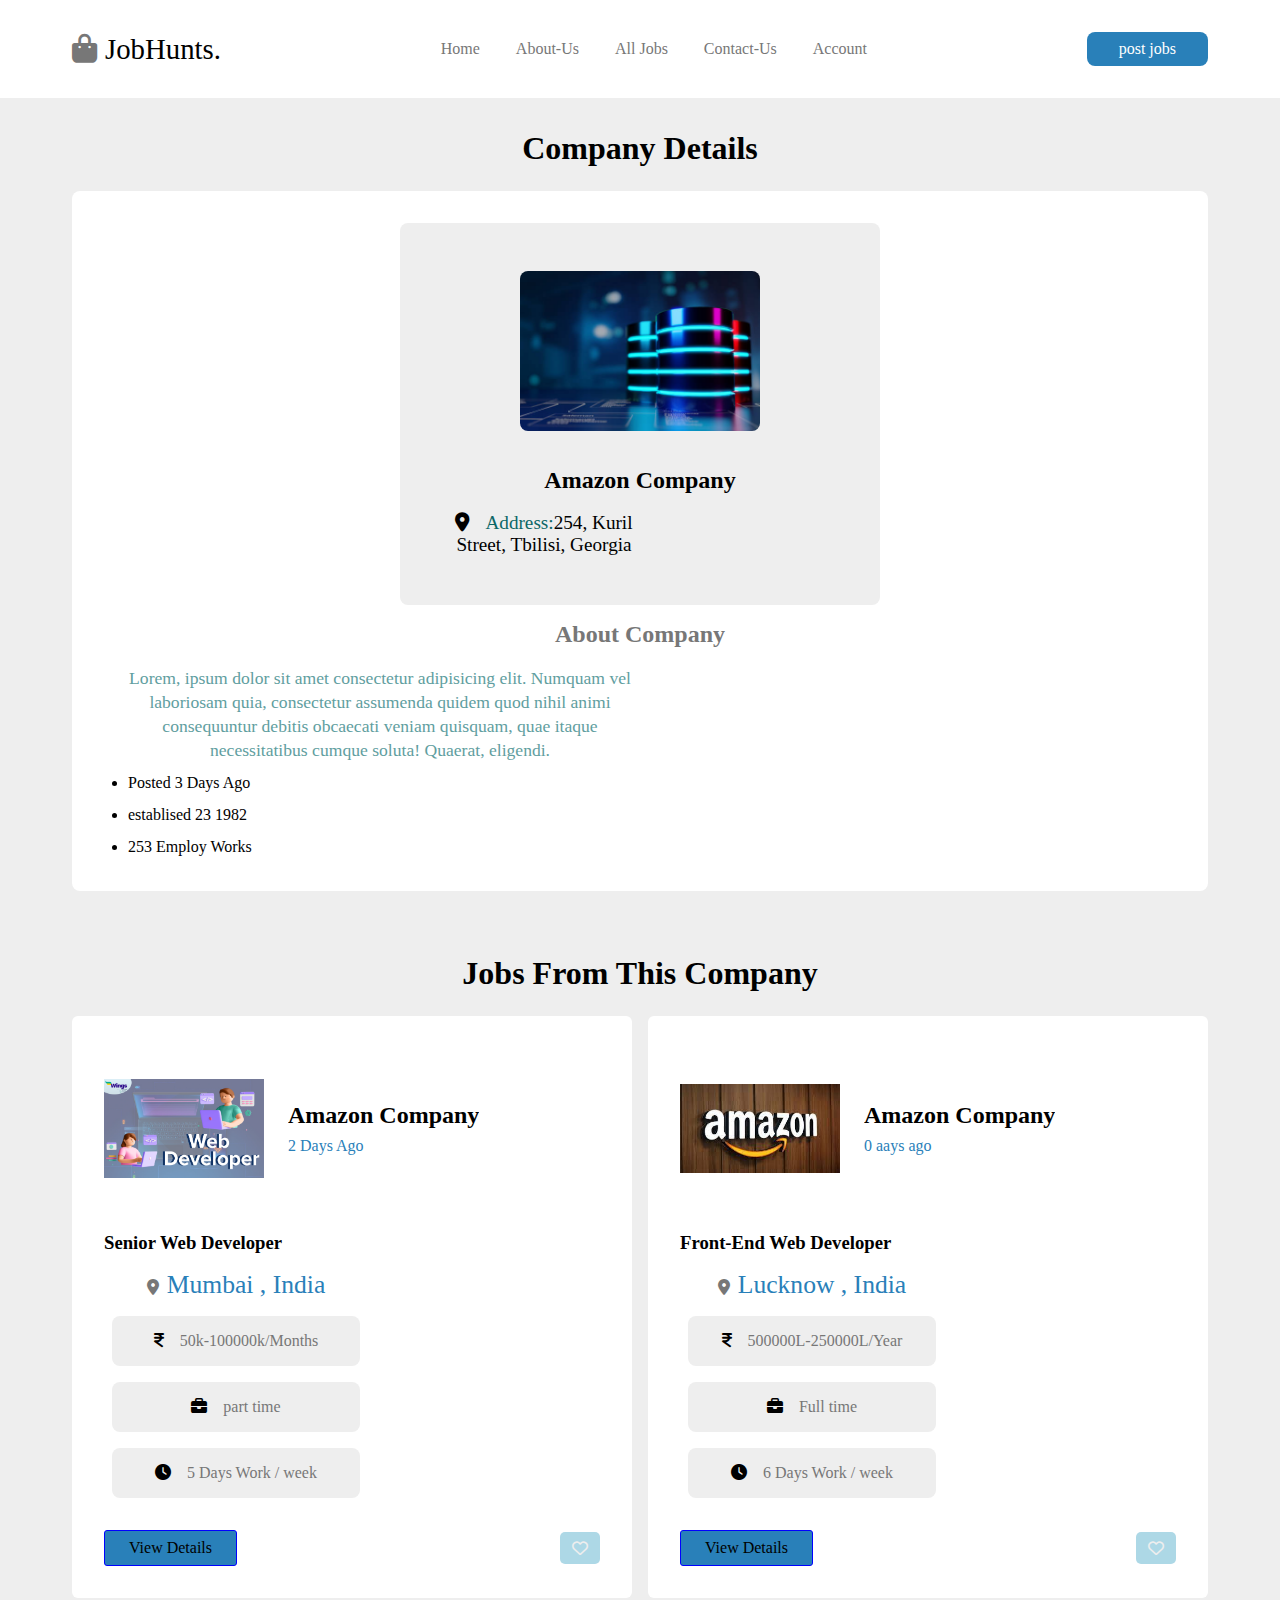
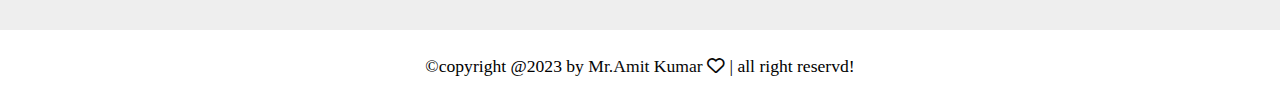
<file: Jobportal/view_company.html>
<!DOCTYPE html>
<html lang="en">

<head>
    <meta charset="UTF-8">
    <meta name="viewport" content="width=device-width, initial-scale=1.0">
    <title>contact</title>
    <link rel="stylesheet" href="style.css">
</head>
<style>
    .box1{
        position: absolute;
        top:211% ;left : 67%;
    }
</style>

<body>

    <!--Header section start-->

    <header class="header">
        <section class="flex">
            <div class="main-btn active"><i class="fas fa-bars-staggered"></i></div>
            <a href="home.html" class="logo"><i class="fa-solid fa-bag-shopping"></i>JobHunts.</a>
            <nav class="navbar">
                <a href="home.html">Home</a>
                <a href="about.html">About-Us</a>
                <a href="job.html">All Jobs</a>
                <a href="company.html">Contact-Us</a>
                <a href="login.html">Account</a>
            </nav>
            <a href="#" class="btn" style="margin-top: 0;">post jobs</a>
        </section>
    </header>
    <!--Header section ends-->

    <!--Company Details Section Start-->



<section class="company-details">
    <h1 class="headding">Company Details</h1>
    <div class="details">
        <div class="info">
            <img src="img/sql.jpg" alt="">
            <h3>Amazon Company</h3>
           <p><i class="fa-solid fa-location-dot"></i><span>Address:</span>254, Kuril Street, Tbilisi, Georgia</p>
        </div>
        <div class="discription">
            <h3>About Company</h3>
            <p>Lorem, ipsum dolor sit amet consectetur adipisicing elit. Numquam vel laboriosam quia,
                 consectetur assumenda quidem quod nihil animi consequuntur debitis obcaecati veniam quisquam,
                 quae itaque necessitatibus cumque soluta! Quaerat, eligendi.</p>
              
        </div>
        <ul class="detailes-">
            <li>Posted 3 Days Ago</li>
            <li>establised 23 1982</li>
            <li>253 Employ Works</li>
        </ul>

    </div>
</section>




    <!--Company Details Section ends-->

    <section class="job-container">
        <h1 class="headding">Jobs From This Company</h1>
        <div class="box-container">
            <div class="box">
                <div class="company">
                    <img src="img/Web-Developer.png" alt="">
                    <div>
                    <h3>Amazon Company</h3> 
                    <span>2 Days Ago</span>   
                    </div>
                   
                </div>
                <h3 class="job-title">Senior Web Developer</h3>
            <p class="loactio"><i class="fa-solid fa-location-dot"></i>Mumbai , India</p>
            <div class="tag">
                <p><i class="fa-solid fa-indian-rupee-sign"></i>50k-100000k/Months</p>
               <p><i class="fa-solid fa-briefcase"></i><span>part time</span></p>
               <p><i class="fa-solid fa-clock"></i><span>5 Days Work / week</span></p>
            </div>
            <div class="flex-btn">
                <a href="view_job.html"class="btn">View Details</a>
                <button type="submit"class="fa-regular fa-heart"name="save"></button>
               </div>
            </div>


            <div class="box">
                <div class="company">
                    <img src="img/ama.jpg" alt="">
                    <div>
                    <h3>Amazon Company</h3> 
                    <span>0 aays ago</span>   
                    </div>
                   
                </div>
                <h3 class="job-title">Front-End Web Developer</h3>
            <p class="loactio"><i class="fa-solid fa-location-dot"></i>Lucknow , India</p>
            <div class="tag">
                <p><i class="fa-solid fa-indian-rupee-sign"></i>500000L-250000L/Year</p>
               <p><i class="fa-solid fa-briefcase"></i><span>Full time</span></p>
               <p><i class="fa-solid fa-clock"></i><span>6 Days Work / week</span></p>
            </div>
            <div class="flex-btn">
                <a href="view_job.html"class="btn">View Details</a>
                <button type="submit"class="fa-regular fa-heart"name="save"></button>
               </div>
            </div>
 
        </div>

        
    </section>

   
   
   
    <!--footer section start-->
   

        <div class="copyright">
            &copy;copyright @2023 by <span>Mr.Amit Kumar <i class="fa-regular fa-heart"></i></span> | all right reservd!
        </div>


    </footer>

</body>

<script src="style.js"></script>

</html>
</file>
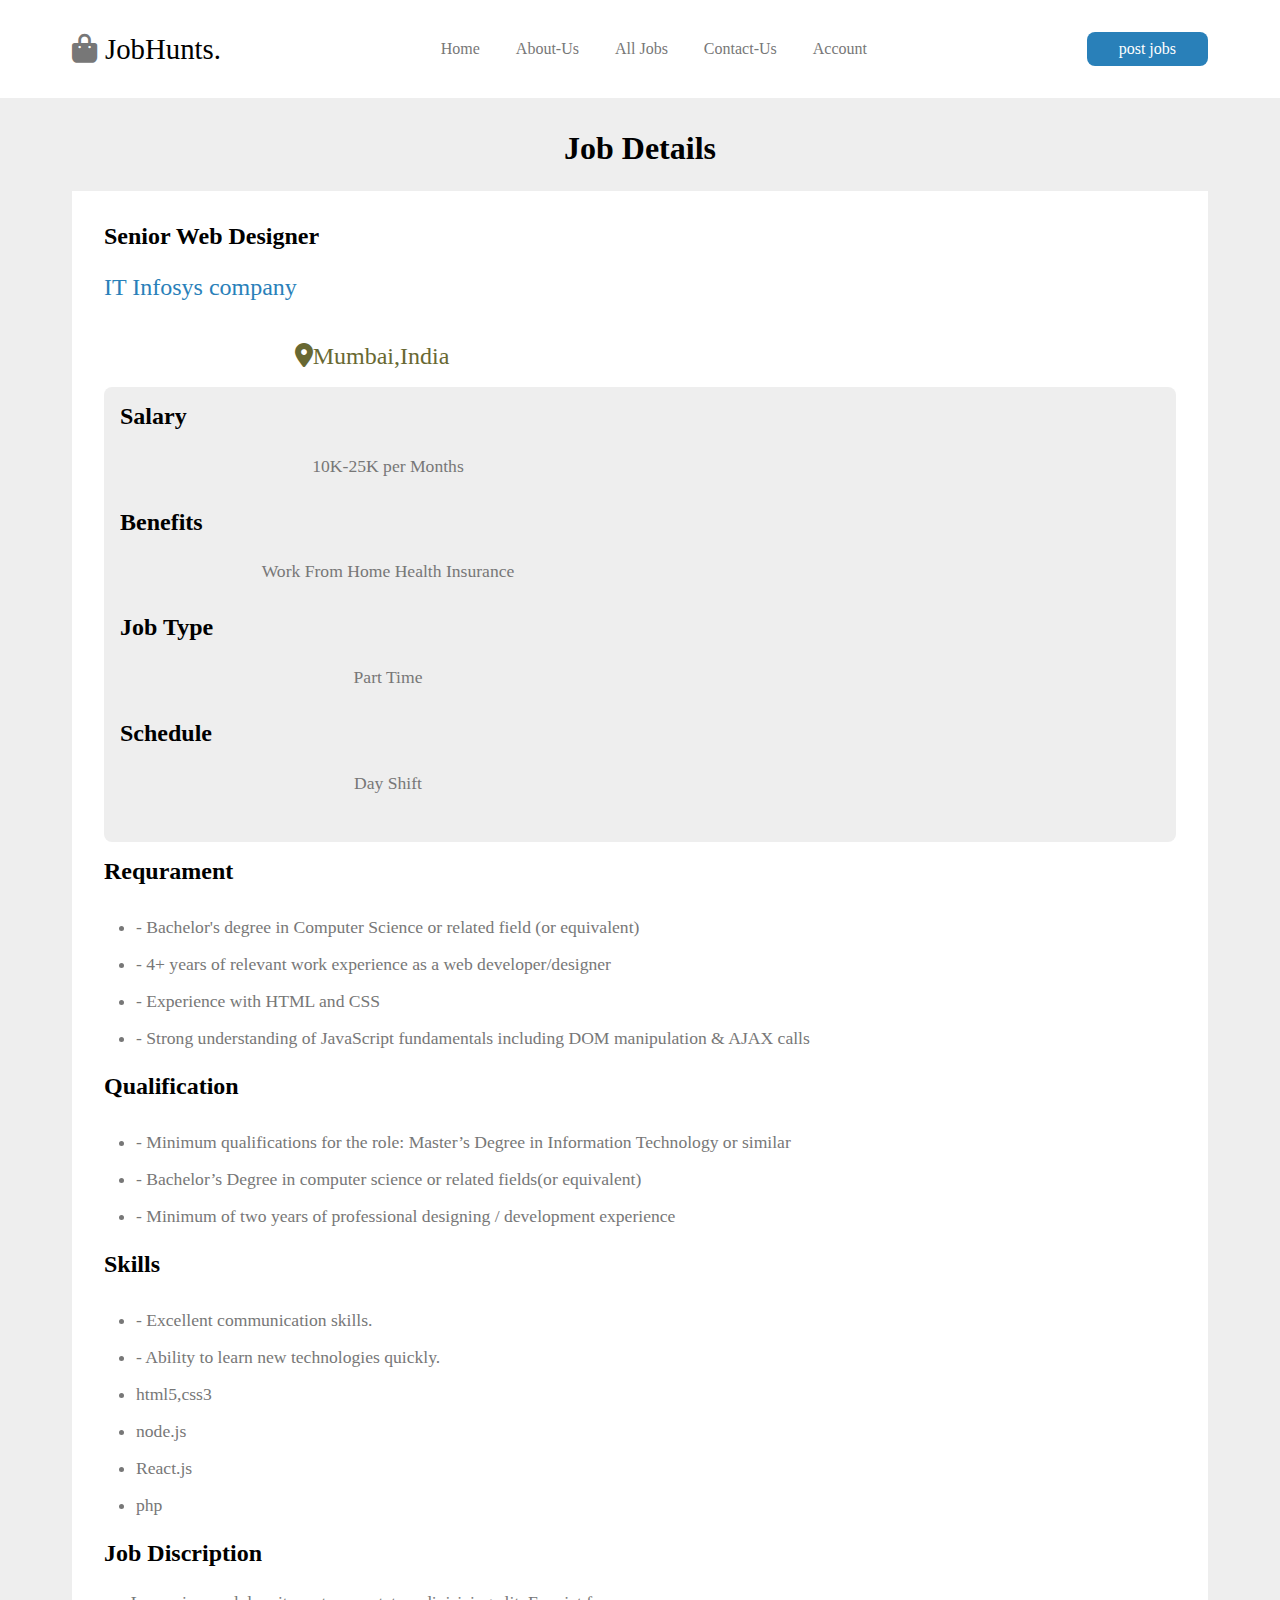
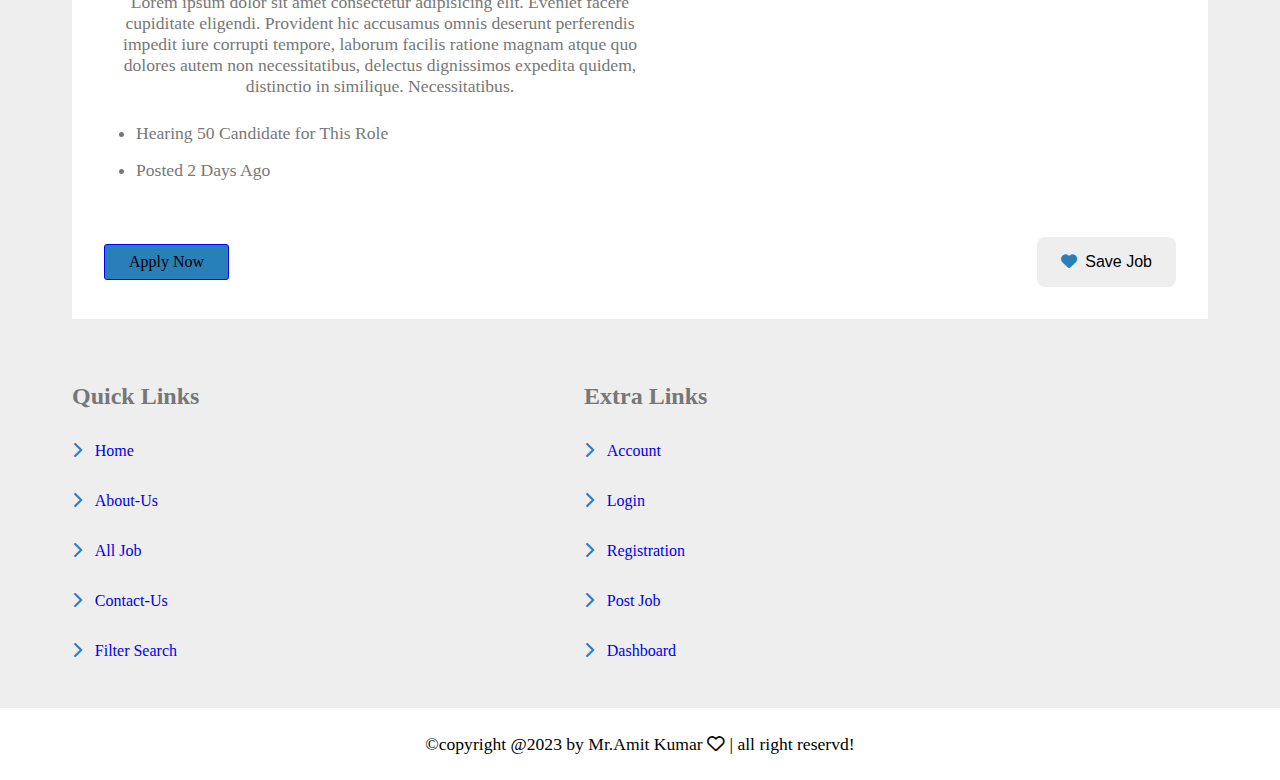
<file: Jobportal/view_job.html>
<!DOCTYPE html>
<html lang="en">

<head>
    <meta charset="UTF-8">
    <meta name="viewport" content="width=device-width, initial-scale=1.0">
    <title>job</title>
    <link rel="stylesheet" href="style.css">
</head>
<style>
    .box1 {
        position: absolute;
        top: 16%;
        left: 67%;
    }
</style>

<body>

    <!--Header section start-->

    <header class="header">
        <section class="flex">
            <div class="main-btn active"><i class="fas fa-bars-staggered"></i></div>
            <a href="home.html" class="logo"><i class="fa-solid fa-bag-shopping"></i>JobHunts.</a>
            <nav class="navbar">
                <a href="home.html">Home</a>
                <a href="about.html">About-Us</a>
                <a href="job.html">All Jobs</a>
                <a href="company.html">Contact-Us</a>
                <a href="login.html">Account</a>
            </nav>
            <a href="#" class="btn" style="margin-top=0;">post jobs</a>
        </section>
    </header>
    <!--Header section ends-->



    <!--view job section start-->


    <section class="job-details">
        <h1 class="headding">Job Details</h1>
        <div class="details">
            <div class="job-info">
                <h3>Senior Web Designer</h3>
                <a href="view_company.html">IT Infosys company</a>
                <p><i class="fa-solid fa-location-dot"></i>Mumbai,India</p>
            </div>
            <div class="basics-info">
                <h3>Salary</h3>
                <p>10K-25K per Months</p>
                <h3>Benefits</h3>
                <p>Work From Home Health Insurance</p>
                <h3>Job Type</h3>
                <p>Part Time</p>
                <h3>Schedule</h3>
                <p>Day Shift</p>
            </div>
            <ul>
                <h3>Requrament</h3>
                <li>- Bachelor's degree in Computer Science or related field (or equivalent)</li>
                <li>- 4+ years of relevant work experience as a web developer/designer</li>
                <li>- Experience with HTML and CSS</li>
                <li>- Strong understanding of JavaScript fundamentals including DOM manipulation & AJAX calls</li>

            </ul>
            <ul>
                <h3>Qualification</h3>
                <li>- Minimum qualifications for the role: Master’s Degree in Information Technology or similar</li>
                <li>- Bachelor’s Degree in computer science or related fields(or equivalent) </li>
                <li>- Minimum of two years of professional designing / development experience</li>

            </ul>
            <ul>
                <h3>Skills</h3>
                <li>- Excellent communication skills.</li>
                <li>- Ability to learn new technologies quickly.</li>
                <li>html5,css3</li>
                <li>node.js</li>
                <li>React.js</li>
                <li>php</li>
            </ul>
            <div class="discription">
                <h3>Job Discription</h3>
                <p>Lorem ipsum dolor sit amet consectetur adipisicing elit. Eveniet facere cupiditate eligendi.
                    Provident hic accusamus omnis deserunt perferendis impedit iure corrupti tempore, laborum facilis
                    ratione magnam atque quo dolores autem non necessitatibus, delectus dignissimos expedita quidem,
                    distinctio in similique. Necessitatibus.</p>

                    <ul>
                        <li>Hearing 50 Candidate for This Role</li>
                        <li>Posted 2 Days Ago</li>
                    </ul>
            </div>

            <form action=""method="post"class="flex-btn">
                <a href="apply.html">Apply Now</a>
                <button type="submit"class="submit"><i class="fa-solid fa-heart"></i>Save Job</button>
            </form>
        </div>
    </section>








    <!--view job section ends-->
   
   
   
   <!--footer section start-->
    <footer class="footer">
        <section class="gried">
            <div class="box">
                <h3>quick links</h3>
                <a href="home.html"><i class="fa-solid fa-chevron-right"></i>Home</a>
                <a href="about.html"><i class="fa-solid fa-chevron-right"></i>About-Us</a>
                <a href="job.html"><i class="fa-solid fa-chevron-right"></i>All Job</a>
                <a href="company.html"><i class="fa-solid fa-chevron-right"></i>Contact-Us</a>
                <a href="#"><i class="fa-solid fa-chevron-right"></i>Filter Search</a>

            </div>

            <div class="box">
                <h3>extra links</h3>
                <a href="#"><i class="fa-solid fa-chevron-right"></i>Account</a>
                <a href="login.html"><i class="fa-solid fa-chevron-right"></i>Login</a>
                <a href="rejistration.html"><i class="fa-solid fa-chevron-right"></i>Registration</a>
                <a href="#"><i class="fa-solid fa-chevron-right"></i>Post Job</a>
                <a href="#"><i class="fa-solid fa-chevron-right"></i>Dashboard</a>

            </div>
            <!--
            <div class="box1">
                <h3>Follow Us</h3>
                <a href="#"><i class="fa-brands fa-facebook"></i>Facebook</a>
                <a href="#"><i class="fa-brands fa-instagram"></i>Instagram</a>
                <a href="#"><i class="fa-brands fa-twitter"></i>Twitter</a>
                <a href="#"><i class="fa-brands fa-linkedin"></i>Linkedin</a>
                <a href="#"><i class="fa-brands fa-youtube"></i>Youtube</a>
            </div>

-->




        </section>

        <div class="copyright">
            &copy;copyright @2023 by <span>Mr.Amit Kumar <i class="fa-regular fa-heart"></i></span> | all right
            reservd!
        </div>


    </footer>

</body>

<script src="style.js"></script>

</html>
</file>
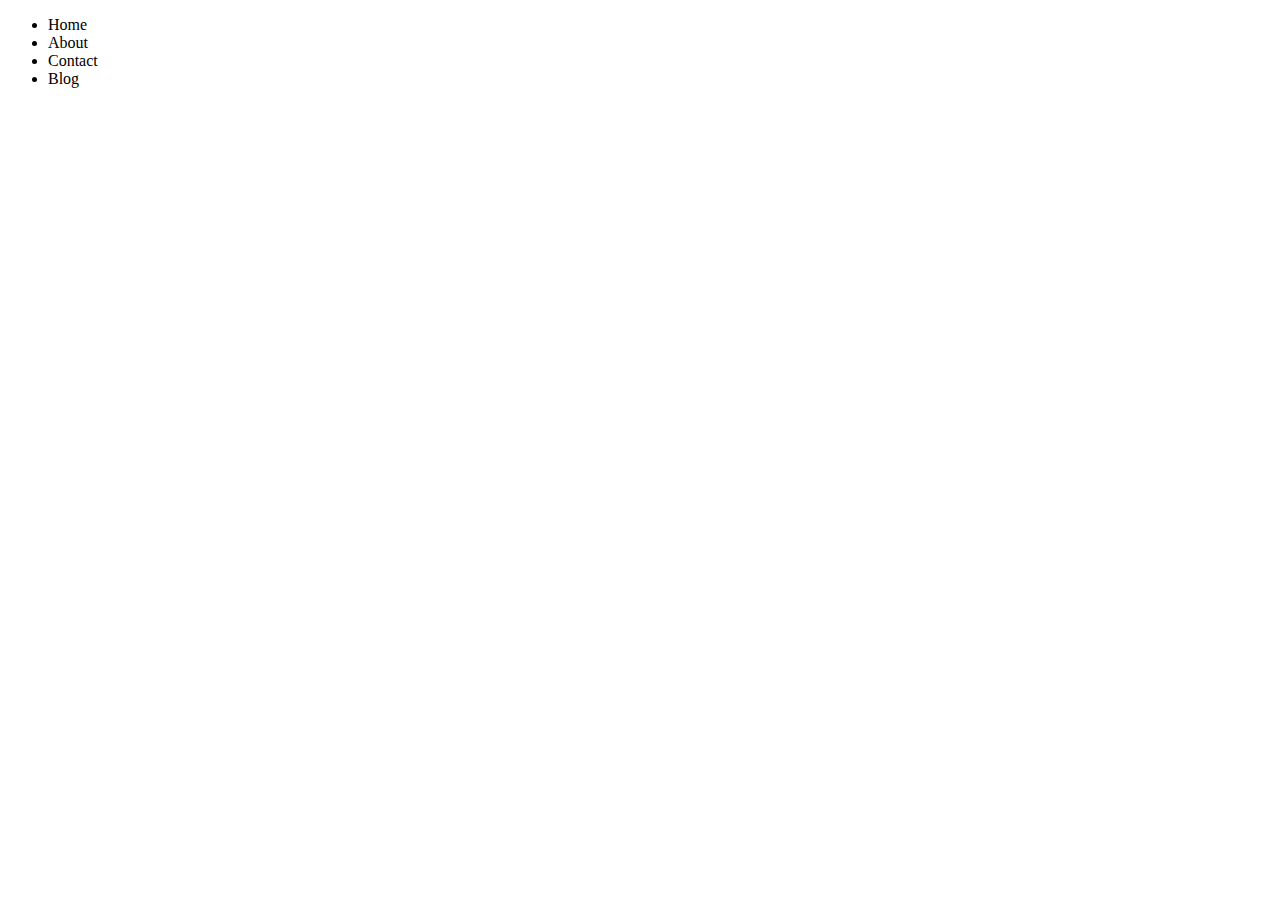
<file: Jobportal/img/navbar.html>
<!DOCTYPE html>
<html lang="en">
<head>
    <meta charset="UTF-8">
    <meta name="viewport" content="width=device-width, initial-scale=1.0">
    <title>Document</title>
    <style>

    </style>
</head>
<body>
    <header id="nav">
        <nav>
            <ul>
                <li>Home</li>
                <li>About</li>
                <li>Contact</li>
                <li>Blog</li>
                
            </ul>
        </nav>
    </header>
    
</body>
</html>
</file>
<file: Jobportal/style.css>
/*cdn links*/
@import url('https://cdnjs.cloudflare.com/ajax/libs/font-awesome/6.4.2/css/all.min.css');
*{
   
    margin: 0;
    padding: 0;
    box-sizing: border-box;
    text-decoration: none;
    outline: none;
    border: none;
}
:root{
    --main-color:#2980b9;
    --red:red;
    --light-color:#777;
    --light-bg:#eee;
    --black:black;
    --white:white;


}

*::selection{
    background-color: var(--main-color);
    color: var(--white);
}
::-webkit-scrollbar-track{
    width: 1rem;
    height: 0.5rem;
}
::-webkit-scrollbar-track{
    background-color: transparent;
}
::-webkit-scrollbar-thumb{
    background-color: var(--main-color);
}
body{
    background-color: var(--light-bg);
}
section{
    padding: 2rem;
    margin: 0 auto;
    max-width: 1200px;
}

.header{
    position: sticky;
    top: 0;
    left: 0;
    right: 0;
    background-color: white;
    box-shadow: var(--light-bg);
    z-index: 100;
}
.header .flex{
    position: relative;
    display: flex;
    align-items: center;
    justify-content: space-between;
}
.header .flex span{
    font-size: 0.7rem;
    font-weight: bold;
    color: #2980b9;
   position: absolute;
   left: 10%;
}

.main-btn{
    font-size: 2rem;
    color: var(--black);
    cursor: pointer;
    display: none;
}
.logo{
    font-size: 1.8rem;
    color: var(--black);
}
.logo i{
    margin-right: 0.5rem;
    color: var(--light-color);
}
.navbar a{
    display: inline-block;
    padding: 0.5rem 1rem;
    font-size: 1rem;
    border-radius: 0.5rem;
    color: var(--light-color);

}
.navbar a:hover{
    background-color: var(--main-color);
    color: #eee;
}

.btn{
    display: inline-block;
    font-size: 1rem;
    padding: 0.5rem 2rem;
    border-radius: 0.5rem;
    color: var(--white);
    background-color: var(--main-color);
}
.btn:hover{
    background-color:#797d7f;
}



/*@media queries for namvar*/

@media(max-width:800px){
    html{
        font-size: 55%;
    }
    

    .section-tittle{
        font-size: 3rem;
        margin-top: 1.5rem;
        
    }
}

@media(max-width:768px){
   .main-btn{
    display: inline-block;
   }
   
   .header .flex .navbar{
    position: absolute;
    top: 99%;
    right: 0;
    left: 0;
    border-top: 20px;
   
    background-color: var(--white);
  
    transition: .2s linear;
   }
   .header .flex .navbar a{
   
    padding: 1rem;
   }
   .header .flex .navbar .active{
    clip-path: polygon(0,0,100%,0,100%,0,0,0);
   }
   .categry .box-container{
    display: flex;
    flex-direction: column;
   }
   .categry .box-container .box2{
    width: 200%;
    text-align: center;
   }
   .section-tittle{
    font-size: 2rem;
}

}
@media(max-width:450px){
    html{
        font-size: 50%;
    }
    .section-tittle{
        font-size: 1.5rem;
        margin-top: 1.5rem;
    }
}


/*footer section styling*/
.footer .gried{
    display: grid;
    grid-template-columns: repeat(auto-fit,30rem);
    gap: 2rem;
    
    align-items: flex-start;
}
/*footer section styling*/
.footer .gried h3{
    font-size: 1.5rem;
    margin-left: 1.5rem 0;
    padding-bottom: 1rem;
    text-transform: capitalize;
    color: var(--light-color);


}


/*footer section styling*/
.footer .gried a{
    display: block;
    padding: 1rem 0;
   
}
.footer .gried a i{
    color: var(--main-color);
    margin-right: 0.8rem;
    transition: 0.2s linear ;

}
.footer .gried a:hover i{
    margin-right: 1.5rem;
}




/* .box1{
    position: absolute;
    display: grid;
    grid-template-columns: repeat(auto-fit,30rem);
    gap: -1rem;
    justify-content: center;
    align-items: flex-start;
    left: 68%;
    top: 585%;
    margin-top: 0;

}
.box1 a{
    color: var(--main-color);
    margin-right: 0.8rem;
    transition: 0.2s linear ;
}
.box1 i{
    color: var(--light-color);
}
.box1 a:hover i{
    color: #797d7f;
    margin-right: 1.5rem;
}
.box1 h3{
    font-size: 1.5rem;
    margin: 1.5rem 0;
    padding-bottom: 1rem;
    text-transform: capitalize;
    color: var(--light-color);
} */






/*copyright section*/
.copyright{
    text-align: center;
    background-color:white;
    padding: 1.5rem;
    font-size: 1.1rem;
    line-height: 1.5rem;
}
.copyright span{
    color:rgb(7, 7, 7);
    text-transform: capitalize;
}






/* home section start*/

.home-container{
    background-image: url('img/ed1.webp');
    background-size: cover;
    background-position: center;
    background-attachment: fixed;
    background-blend-mode: color;
}
.home-container .home{
    min-height: 80vh;
    display: flex;
    justify-content: center;
    align-items: center;
}

.home-container .home form{
    background-color: var(--light-bg);
    width: 25rem;
    padding: 2rem;
    border-radius: 0.5rem;
    align-items: center;
    text-align: center;
}
.home-container .home form h3{
    margin-bottom: 2rem;
    text-transform: capitalize;
    font-size: 1.5rem;
}
.home-container .home form p{
    text-align: left;
    padding-top: 1rem;
    font-size: 1rem;
    color: var(--light-color);

}
.home-container .home form p span{
    color: red;
}
.home-container .home form .input{
    width: 100%;
    border-radius: 0.5rem;
    height: 2rem;
    margin: 1rem 0;
    background-color: var(--light-bg);
    padding: 1.4rem;
    font-size: 1rem;
}
.home-container .btn{
    cursor: pointer;
}



/*cetegriys*/
.headding{
    text-align: center;
    margin-bottom: 1.5rem;
    color: black;
    font-size: 2rem;
    text-transform: capitalize;
}

.categry .box-container{
    display: flex;
    grid-template-columns: repeat(auto-fit,15rem);
    padding: 20px;
    justify-content:center;
    align-items: flex-start;
   gap: 5rem;

}
.categry .box-container .box2{
    display: grid;
    grid-template-columns: repeat(auto-fit,15rem);
    gap: 2rem;
    padding: 1.5rem;
    margin-bottom: 2rem;
    background-color: cadetblue;
   background: var(--white);
   align-items: center;
    border-radius: 1.5rem;
    text-transform: capitalize;
}

.categry .box-container .box2 i{
    height: 4.5rem;
    width: 4rem;
    font-size: 1.8rem;
    color: var(--black);
    border-radius: 0.5rem;
    line-height: 4.5rem;
    align-items: center;
    text-align: center;
    background-color: var(--light-bg);
   
}
.categry .box-container .box2:hover{
    background-color: black;

}
.categry .box-container .box2 h3{
   padding-bottom: .4rem;
    color: #2980b9;
}
.categry .box-container .box2 span{
    font-weight: bold;
    color: darkgrey;
}

.categry .box-container .box2:hover i{
    background-color: #2980b9;
    color: white;
}


/*job view*/

.flex-btn{
    display: flex;
    justify-content: space-between ;
    align-items: center;
    column-gap: 1rem;
    flex-wrap: wrap;
    padding-top: 2rem;
}

.job-container .box-container{
    display: grid;
    grid-template-columns: repeat(auto-fit,35rem);
  gap: 1rem;
   width: 100%;
   height: 100%;
   align-items: flex-start;
    justify-content: center;
   
}

.job-container .box-container .box{
    background-color: var(--white);
    border-radius:  6px;
    padding: 2rem;
   overflow: hidden;
}

.job-container .box-container .box .company{
    display: flex;
    align-items: center;
    gap: 1.5rem;
    margin-bottom: 1.5rem;
   
}

.job-container .box-container .box .company img{
    height: 10rem;
    width: 10rem;
   
  
    object-fit: contain;
}
.job-container .box-container .box .company h3{
    font-size: 1.5rem;
    text-overflow: ellipsis;
    overflow-x: hidden;
   text-transform: capitalize;
   padding-bottom: 0.5rem;
}
.job-container .box-container .box .company p{
    font-size: 1.5rem;
}
.job-container .box-container .box .company span{
    color: var(--main-color);
}
.job-container .box-container .box .company .job-title{
    font-size: 1.5rem;
    color: var(--light-color);
    text-transform: capitalize;
    overflow-x: hidden;
    text-overflow: ellipsis;
}

.job-container .box-container .box .tag{
    display: flex;
    flex-wrap: wrap;
    gap:1rem;
}
.job-container .box-container .box .tag p{
    padding: 1rem 2rem;
    border-radius:8px ;
    background-color: var(--light-bg);
    color: var(--light-color);
}
.job-container .box-container .box .tag p i{
    margin-right: 1rem;
    color: black;
}




.job-container .box-container .box .loactio{
    padding: 1rem 0;
    font-size: 1.6rem;
    color: #2980b9;
}
.job-container .box-container .box .loactio i{
    margin-right: 0.5rem;
    font-size: 1rem;
    color:var(--light-color);
}

.job-container .box-container .box .fa-heart{
    font-size:1rem !important;
    background-color: lightblue;
    border-radius: 5px;
    color: var(--light-bg);
    cursor: pointer;
    height: 2rem;
    width: 2.5rem;
    line-height: 1.5rem;


}
.job-container .box-container .box .fa-heart:hover{
    background-color:lightgray;
    color: white;
}










/*About Section Start*/



.section-tittle{
    border-top: 2px solid var(--main-color);
    border-bottom: 2px solid var(--main-color);
    background-color: #797d7f;
    color: #461111;
    padding: 1rem 0rem;
    border-radius: 0.5rem;
    font-size: 4rem;
    text-align: center;
}
.about img{
    width: 100%;
    margin-bottom: 1.5rem;
   


}
.about .box{
    background-color: var(--white);
    border-radius: 1rem;
    border: 1px solid lemonchiffon;
    padding: 1rem;
}



.about .box h3{
    font-size: 2rem;
    color: black;
    margin-bottom: 1rem;
    text-transform: capitalize;

}

.about .box p{
    padding: 0.5rem 0;
    width: 80%;
   font-size: 1rem;
   color: var(--light-color);
   line-height: 1.5rem;
}











/*review section*/

.section-tittle2{
    text-align:center ;
    font-size: 3rem;
    padding-bottom: 2rem;
    padding-top: 3rem;
    color: lightpink;
    background-color: white;
}

.review .box-container{
    display: flex;
   flex-wrap: inherit;
    gap: 10rem;
    align-items: flex-start;
    justify-content: center;
}

.review .box-container .box{
    background-color:white;
    border: 2px solid black;
    border-radius: 0.5rem;
    box-shadow: #2980b9;
    padding: 2rem;
    height: -100%;
    width: 100%;


}
.review .box-container .box img{
    width: 9rem;
    height: 9rem;
    padding: 1.5rem;
    border-radius: 50%;

}
.review .box-container .box .star{
    display: inline-block ;
    margin-bottom: 1.5rem;
}

.review .box-container .box .star i{
    font-size:1rem !important;
    color: var(--main-color);
}


.review .box-container .box .title{
    font-size: 1.5rem;
    text-align: right;
    font-weight: bold;
}

.review .box-container .box p{
    font-size: 1.3rem;
   
    padding: 1rem 0rem;
}

.review .box-container .box .user{
    display: flex;
    
    align-items: center;
}

.review .box-container .box .user h3{
    font-size: 1.5rem;
    margin-bottom: 0.5rem;
}
.review .box-container .box .user span{
    font-style: italic;
    color: var(--light-color);
}




/*filter section*/

.job-fillter form{
    width: 100%;

    background-color:white;
    border: 1px solid transparent;
    border-radius: 0.5rem;
    box-shadow: #2980b9;
    padding: 2rem;
   

}

.job-fillter form .flex{
    display: flex;
    flex-wrap: wrap;
    column-gap: 9.5rem;
    justify-content: center;
}

.job-fillter form .flex .box p{
    font-weight: bold ;
    font-size: 1.5rem;
    color: var(--light-color);
}

.job-fillter form .flex .box p span{
    color: var(--main-color);
}

.job-fillter form .flex .box .input{
   
    border-radius: 0.4rem;
    padding: 0.5rem 2rem;

    font-size: rem;
    background-color: var(--light-bg);
}



.job-fillter form .dropDown-container{
    margin-top: 1rem;
    display: flex;
    flex-wrap: wrap;
    gap: 1rem;
}
.job-fillter form .dropDown-container .dropdown{
    position: relative;
    flex:  5rem;

}


.job-fillter form .dropDown-container .dropdown .output{
    width: 100%;
    background-color: var(--light-bg);
    border-radius: 0.5rem;
    padding: 1rem;
    font-size: 1rem;
    text-align: center;
    color: rgb(141, 41, 41);
    user-select: none;
}



.job-fillter form .dropDown-container .dropdown :placeholder-shown{
    cursor: pointer;
}

.job-fillter form .dropDown-container .dropdown .list .items{
    padding: 0.5rem 1rem;
    border-radius: 0.5rem;
    color: var(--black);
    cursor: pointer;

}
.job-fillter form .dropDown-container .dropdown .list .items:hover{
    background-color: var(--light-bg);
    transition: 0.2s linear;
  

}


/* access the list items with the btn  */



.job-fillter form .dropDown-container .dropdown .list{
    position: absolute;
    top: 100%;
    left: 0;
    right: 0;
    background-color: #fff;
    padding: 1rem 0.5rem;
    border-radius: 0.5rem;
    z-index: 10;
    transform: scaleY(0);
    transform-origin: top;
}

.job-fillter form .dropDown-container .dropdown .list:hover,
.job-fillter form .dropDown-container .dropdown:hover .list,
.job-fillter form .dropDown-container .dropdown .output:focus+ .list,
.job-fillter form .dropDown-container .dropdown .output:focus-within+ .list{
    transform:scaleY(1) ;
    transition: 0.2s linear;
}









/*viwe job*/
.job-details .details{
    background-color: var(--white);
    border: 0.5rem;
    border: #2980b9;
    padding: 2rem;
    overflow-x: hidden;


}
.job-details .details h3{
    margin-bottom: 1.5rem;
    font-size: 1.5rem;
    overflow-x: hidden;
    text-overflow: ellipsis;
}
.job-details .details .job-info a{
    display: block;
    font-size: 1.5rem;
    color: var(--main-color);
    padding-bottom: 1.5rem;
}
.job-details .details .job-info a:hover{
    text-decoration: underline;
}
.job-details .details .job-info p{
    font-size: 1.5rem;
    margin: 1rem 0;
    color:rgb(104, 104, 50);
}
.job-details .details .basics-info{
    background-color:var(--light-bg);
    margin: 1rem 0;
    padding: 1rem;
    border-radius: 0.5rem;

}

.job-details .details .basics-info p{
    color: var(--light-color);
    padding-bottom: 2rem;
    font-size: 1.1rem;
}
.job-details .details ul{
    margin: 1rem 0;

}
.job-details .details ul li{
    padding: 0.5rem 0;
    font-size: 1.1rem;
    margin-left: 2rem;
    color: var(--light-color);
}
.job-details .details .discription{
    margin:  1rem auto ;
}
.job-details .details .discription p{
    font-size: 1.1rem;
    color: var(--light-color);
}

.job-details .details .submit{
    background-color: var(--light-bg);
    padding: 1rem 1.5rem;
    border-radius: 0.5rem;
    font-size: 1rem;

}

.job-details .details .submit i{
    margin-right:.5rem;
    font-size: 1rem;
    color: var(--main-color);
}
.job-details .details .submit:hover{
    background-color: var(--light-color);
    cursor: pointer;

}
.job-details .details .btn{
    cursor: pointer;

}
.flex-btn a{
    border: 1px solid blue;
    border-radius: 3px !important;;
    background-color: var(--main-color);
    padding:0.5rem 1.5rem;
    color: var(--black);
}
.flex-btn a:hover{
    background-color: black;
    color: white;
}




/*company Details*/
.company-details .details{
    background-color: var(--white);
    border-radius: 0.5rem;
    padding: 2rem;
}
.company-details .details img{
    border-radius: 0.5rem;
    width: 15rem;
    height: 10rem;
    object-fit: cover;
    margin-bottom: 1rem;
}
.company-details .details  .info{
   background-color: var(--light-bg);
   max-width: 30rem;
  
   border-radius: 0.5rem;
   padding: 3rem 2rem;
   text-align: center;
   margin: 0 auto;
}
.company-details .details .info h3{
    padding: 1rem 0;
    font-size: 1.5rem;
}
.company-details .details .info p{
    font-size: 1.2rem;
    color: black;
}
.company-details .details .info i{
    margin-right: 1rem;
}
.company-details .details .info p span{
    color: rgb(12, 103, 103);
}
.company-details .details .discription h3{
    padding: 1rem;
    text-align: center;
    font-size: 1.5rem;
    font-weight: bold !important;
    color: #777;


}
.company-details .details .discription p{
    font-size: 1.1rem;
   padding-bottom: .5rem 0;
   line-height: 1.5rem;
   color: cadetblue;
}
.company-details .details ul li{
    margin-left: 1.5rem;
    line-height: 1.5rem;
    padding-top: 0.5rem;
}





/*apply now*/


.btn5{
   font-size: 1.2rem;
   color: #2980b9;
   padding: 0.5rem;
}
.btn5:hover{
    text-decoration: underline;
}
.right-section .right-container{
    background:#fff;
    width: 20rem;
    border-radius: 0.5rem;
    padding: 2rem;
    margin: 0 12rem;
    position: fixed;
    
}
.right-section .right-container .img-boy{
    align-items: center;
   
    text-align: center;
}
.right-section .right-container .img-boy h3{
    padding-top: 1.5rem;
}
.right-section .right-container ul li{
    padding-top: 1rem;
    list-style: none;
}
.right-section .right-container ul li i{
    margin-right: 0.5rem;
    background-color:lightgreen;
    color: white;
    border-radius: 50%;
    font-size: 1.2rem;
}

.right-section .right-container img{
    width: 10rem;
    height: 10rem;
}


/*left container for apply*/

.left-section .left{
    background-color: #fff;
   width: 50%;
   height: 100%;
    margin: 5rem 36rem;
    border-radius: 0.6rem;
}
.left-section .left h3{
    margin-left: 1rem;
    font-size: 1.3rem;
    font-weight: bold;
    padding: 1rem 0;
}
.left-section .left .para{
    font-size: 1rem;
    padding:0 1rem;
}
.left-section .left .para i{
    margin-right: 0.5rem;
    background-color: rgb(23, 76, 76);
    color: white;
    border-radius: 50%;
    object-fit: cover;
}
.left-section .left .input-section{
    padding:1rem 2rem;
}
.left-section .left .input-section input{
    width: 80%;
    padding: 0.8rem;
    border: 1px solid lightblue;
    border-radius: 1rem;
    margin-bottom: 2rem;
    display: flex;
    gap: 2rem;
}
.left-section .left .input-section .headding-5 p{
    margin-top: -1.5rem;
    align-items: start;
    justify-content: start;
    text-align: start;
    font-size: 0.9rem;
    color: lightblue;
}
.left-section .left .input-section .headding-5 h4{
    margin-top: 1rem;
   
}
.left-section .left .work-status h4{
    margin-left: 2rem;
    padding-bottom: 1rem;
    font-size: 1.2rem;
}
.left-section .left .work-status .box-1{
    display: flex;
    margin-left: 1rem;
    padding: 1rem 1.5rem;
    gap: 2rem;
}
.left-section .left .work-status .box-1 .box2{
    padding: 0.5rem;
    background-color: var(--light-bg);
    border: 1px solid lightblue;
    border-radius: 1rem;
    cursor: pointer;
}
.left-section .left .work-status .box-1 h5,p{
   
    
    text-align: center;
}


.left-section .left .work-status .box2 h5{
    font-size: 1rem;
}
.left-section .left .work-status .box2 h5,p{
    
    width: 50%;
    margin-left: 0.5rem;
    padding: 0.1rem;
}
.left-section .left .work-status .box2  i{
    margin-left:12rem;
    font-size: 2.5rem;
    position: relative;
    bottom: 3rem;
}
.left-section .left .work-status .box-1 .box11{
    background-color: var(--light-bg);
}
.left-section .left .resume h5{
    margin-left: 1.5rem;
    font-weight: 5000;
    font-size: 1.1rem;
    padding: 1rem;
}
.left-section .left .resume .contant p{
    width: 100%;
}
.left-section .left .resume .contant button{
   
    padding:0.5rem 1.2rem;
    border-radius: 1rem;
    background-color: var(--main-color);
}
.left-section .left .resume .contant button:hover{
    cursor: pointer;
}
.left-section .left .resume .contant{
    margin-left: 1.5rem;
    display: flex;
    background-color: #fff;
    border: 1px solid lightblue;
    object-fit: cover;
    width: 60%;
    border-radius: 1rem;
}
.left-section .left .resume .contant .narrow-text p{
   padding: 0.5rem;
   font-size: .9rem;
   color:lightgray;
}
.left-section .left .resume p{
    margin-left: 1.5rem;
    width: 100%;
    justify-content: start;
    align-items: start;
    text-align: start;
    
    font-size: 1rem;
    color:lightslategray;
}


.check-button{
    display: flex;
    margin-left: 1.5rem;
    
}

.check-button .para3{
    padding:.3rem ;
    align-items: center;
    text-align: center;
}
.check-button .para3 i{
    margin-left: 0.2rem;
    font-size: 1.2rem;
   color: lightgreen;
}

.left-section .button{
    margin-left: 2.5rem;
    padding-bottom: 1.5rem;
    padding: 2.5rem;
}
.left-section .button a{
    background-color:lightblue;
    padding: 0.8rem 1rem;
    border-radius: 1rem;
    cursor: pointer;
    color: #eee;

}


/*contact us*/


.main-headding{
    margin-left: 2.5rem;
    padding-top: 1.5rem;
    color: lightpink;
}
.ineer-headding{
    border-bottom: 1px solid lightgray;
    margin-left: -5rem;
   font-weight: lighter;
}
.empoly-contact h5{
    padding-top: 1.5rem;
    font-size: 1.2rem;
    margin-left: -5rem;
    padding-bottom: 1rem;
    color: lightsalmon;
}
.empoly-contact h6{
    padding: 0.5rem 0;
    font-size: 1rem;
    color: lightskyblue;
}
.empoly-contact p{
    margin-left:-7%;
    padding: 0.5rem 0;

}
.a{
    margin-left: 7rem;
    color: lightsalmon;
}

.empoly-contact{
    display: inline;
}

.right{
    position: absolute;
    left: 50%;
    top: 40%;
   
    
    
}
.right h6{
    font-size: 1rem;
    color: lightskyblue;
    padding: 0.5rem 0;
}
.right p{
    width: 100%;
    padding: 0.5rem 0;
    margin-left: 5.5rem;
}
.right a{
    margin-left: 5.4rem;
    padding: 0.5rem 0;
}





/*login*/




.container{
    padding: 5rem 6rem;
    margin-left: 20rem;
}
.form-box{
   
    border-radius: 20px;
    background-color: #fff;
    width: 70%;
    max-width: 450px;
    padding: 3rem 6rem;
    text-align: center;
    
}
.form-box h1{
    font-size: 2.5rem;
    margin-bottom: 60px;
    color: rgb(4, 5, 5);
    position: relative;
    

}
.form-box h1::after{
    content: '';
    position:absolute ;
    left: 50%;
    bottom: -12px;
    transform: translate(-50%);
    background:#f1c40f;height: 3px;width: 50px;


}
.input-icon{
    background: #eaeaea;
    margin: 15px 0;
    border-radius: 3px;
    display: flex;
    align-items: center;
    max-height: 65px;
    transition: max-height 0.5s;
    overflow: hidden;
}

input{
    width: 100%;
    background: transparent;
    border: 0;
    outline: 0;
    padding: 15px 10px;
}
.input-icon i{
    margin-left: 25px;
    color: darkgreen;
}
form p{
    font-weight: bold;
    text-align: left;
}
form p a{
    text-decoration: none;
    display: flex;
}

.input-btn{
   width: 100%;
    display: flex;
    justify-content: space-between;
   
}
.input-btn button{
    color: blue;
    background-color: cadetblue;
    gap: 1.5rem;
    flex-basis: 40%;
    height: 40px;
    border-radius: 20px;
    transform: 1s;
    border: 0;
    outline: 0;
    margin-top: 30px;
    cursor: pointer;

}
.input-btn button.disable{
    background-color:#ccc ;
    color: #881818;
}

.forget-password2{
    background: #eaeaea;
    margin: 15px 0;
    border-radius: 3px;
    display: flex;
    align-items: center;
    opacity: 0;
}
.forget{
    opacity: 0;
}
</file>
